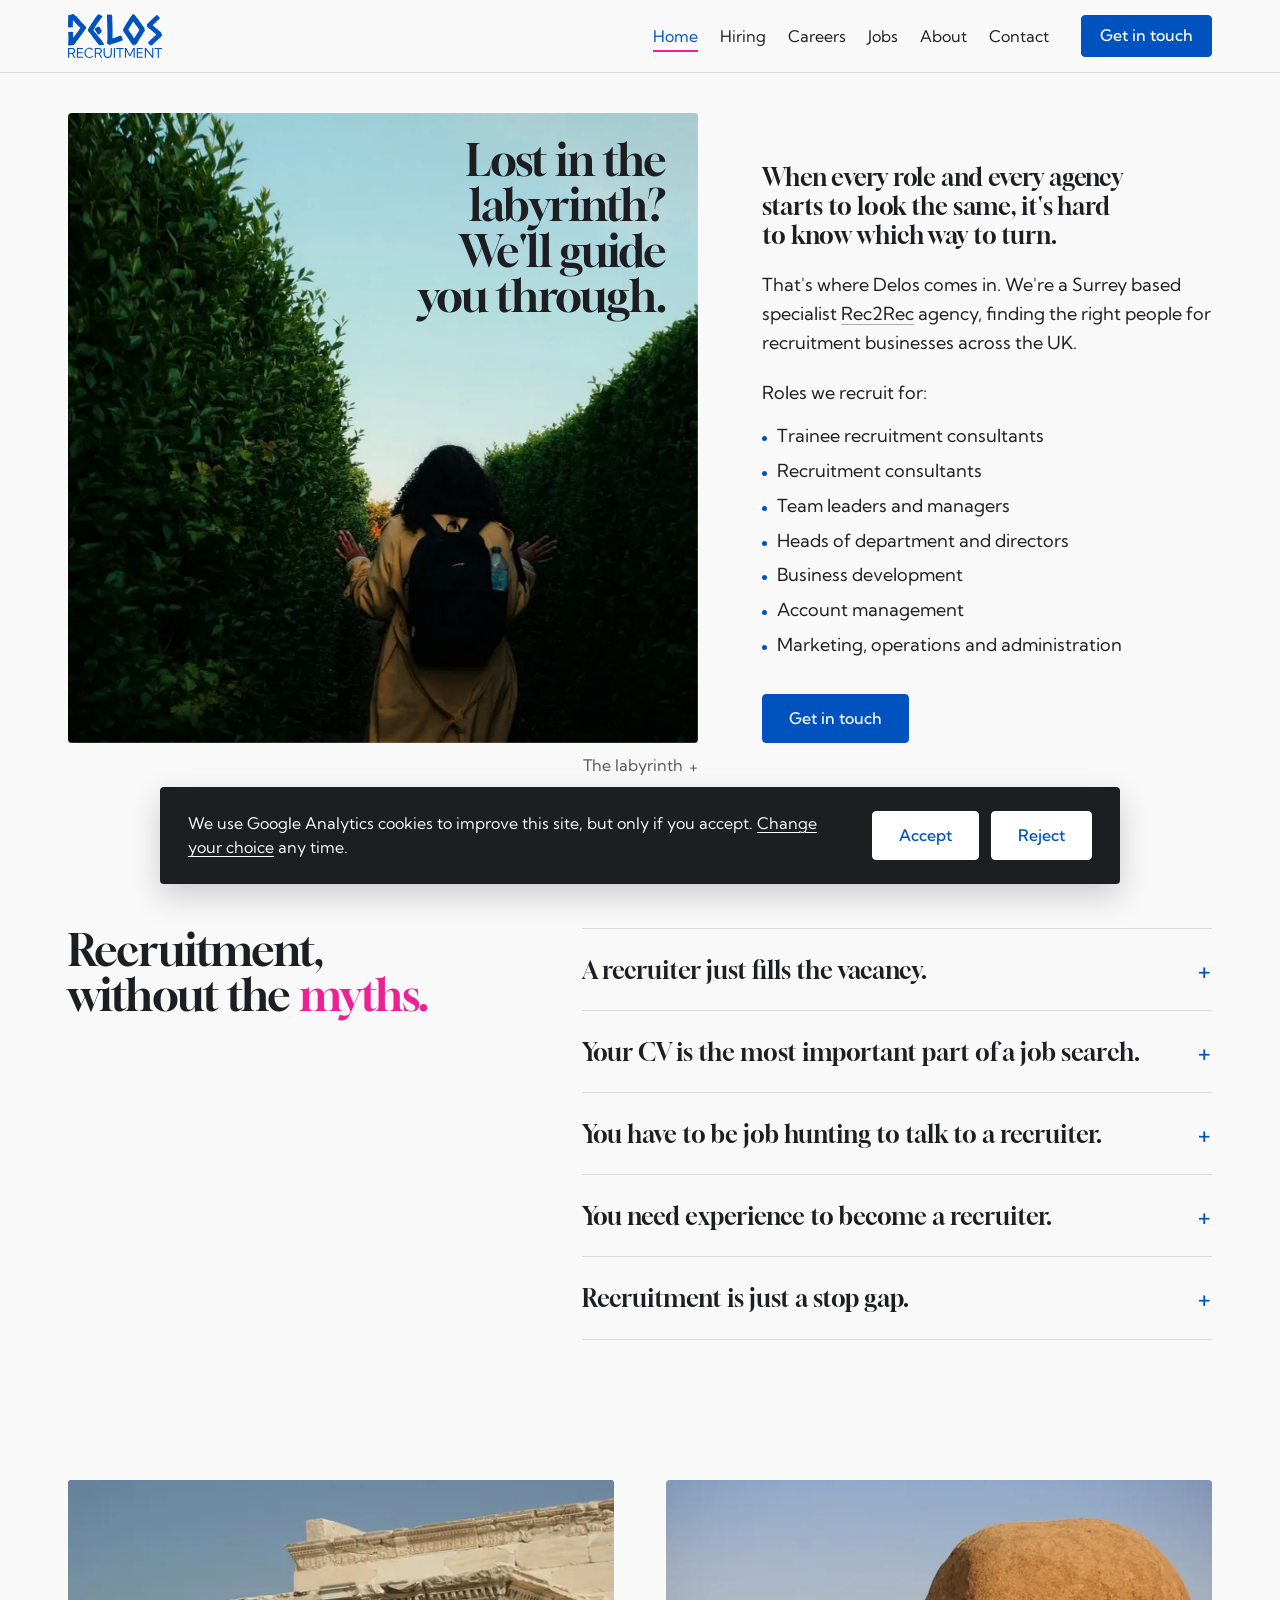
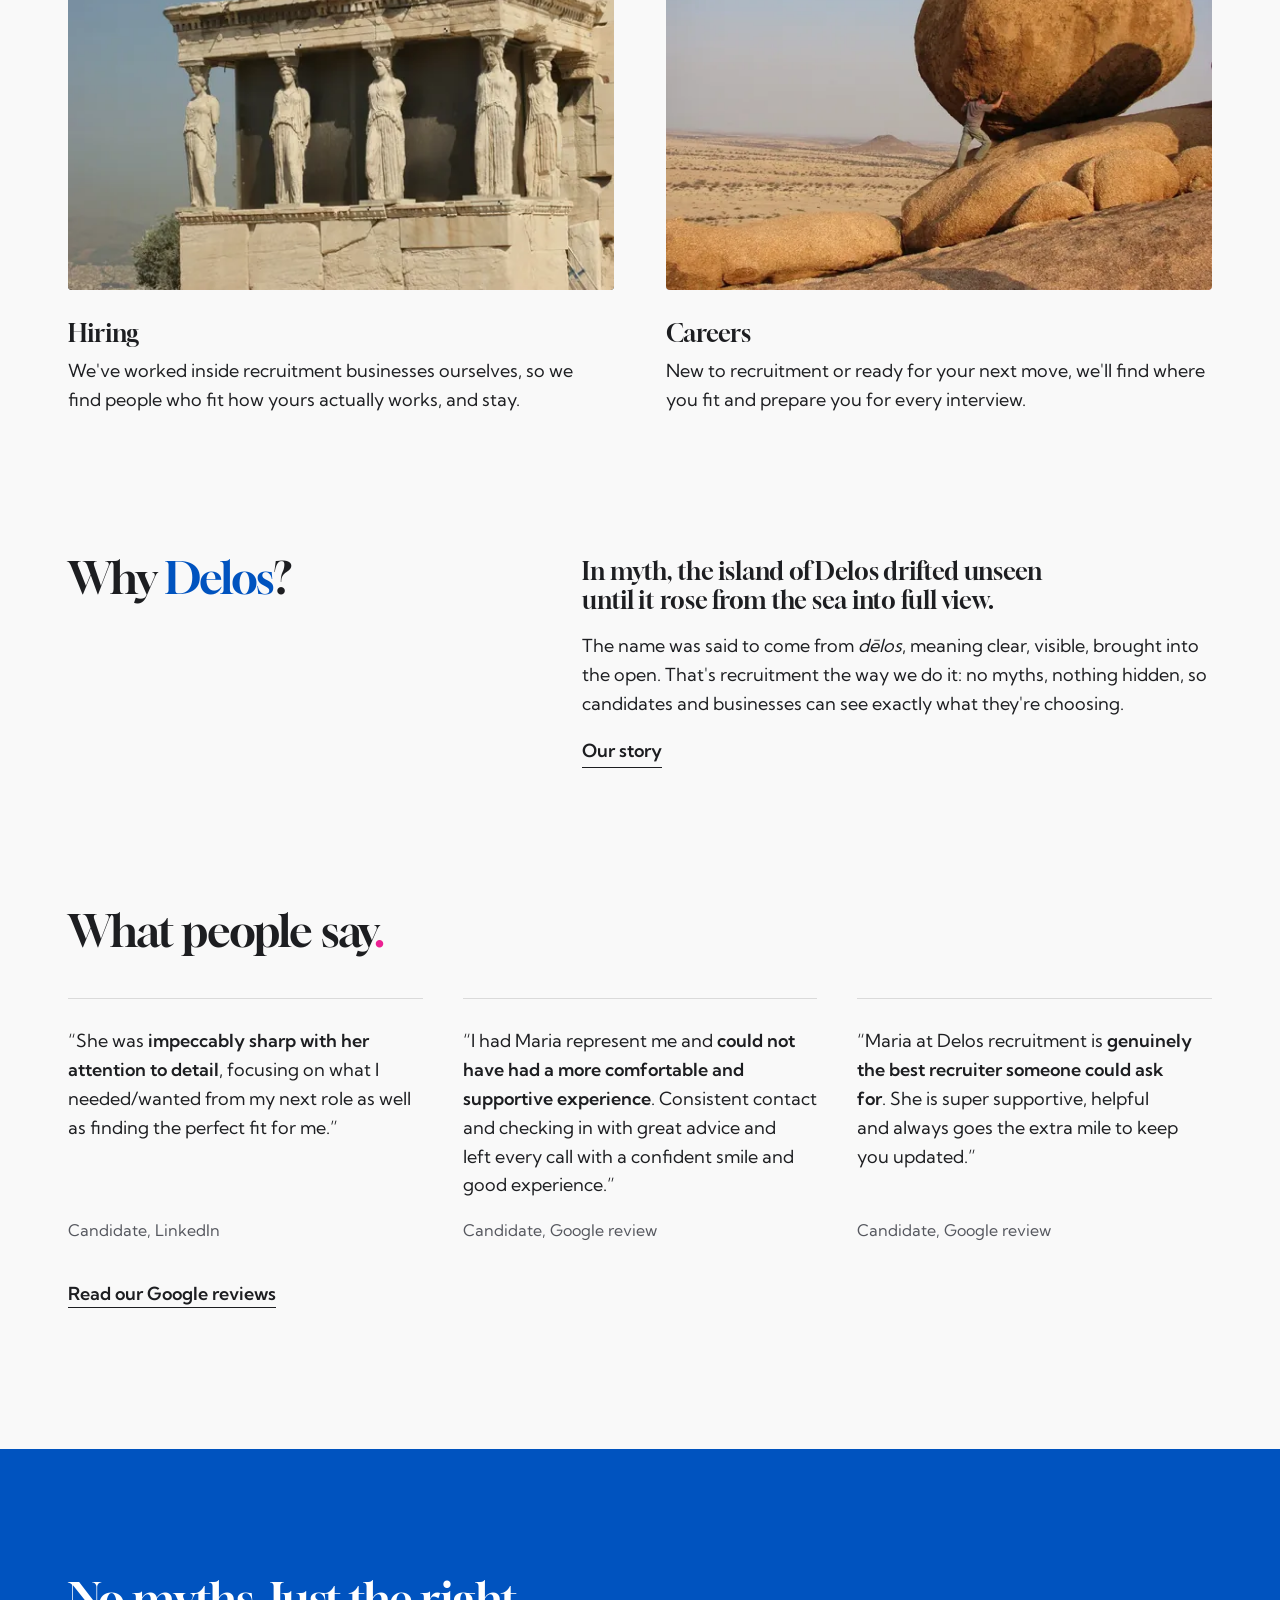
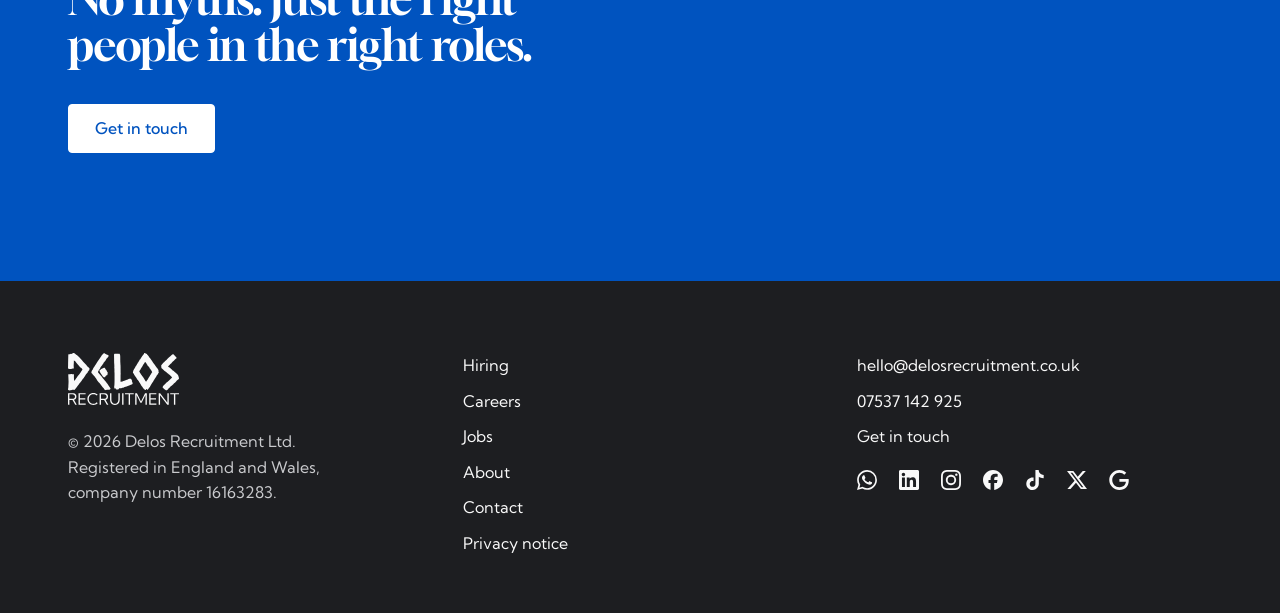
<file: index.html>
<!doctype html>
<html lang="en-GB">
<head>
  <meta charset="utf-8">
  <meta name="viewport" content="width=device-width, initial-scale=1">
  <meta http-equiv="Content-Security-Policy" content="default-src 'self'; script-src 'self' https://www.googletagmanager.com; style-src 'self'; font-src 'self'; img-src 'self' https://*.google-analytics.com https://*.googletagmanager.com; connect-src 'self' https://*.google-analytics.com https://*.analytics.google.com https://*.googletagmanager.com; frame-src 'none'; object-src 'none'; base-uri 'self'; form-action 'none'; upgrade-insecure-requests">
  <meta name="referrer" content="strict-origin-when-cross-origin">
  <title>Rec2Rec in Surrey, London and Manchester | Delos Recruitment</title>
  <meta name="description" content="Specialist recruitment to recruitment (Rec2Rec) agency in Surrey, hiring trainees, recruiters, sales, marketing, operations and administration across London, the Home Counties and Manchester.">
  <meta name="robots" content="index, follow, max-image-preview:large">
  <link rel="canonical" href="https://delosrecruitment.co.uk/">
  <meta property="og:type" content="website">
  <meta property="og:site_name" content="Delos Recruitment">
  <meta property="og:title" content="Rec2Rec in Surrey, London and Manchester | Delos Recruitment">
  <meta property="og:description" content="Specialist recruitment to recruitment (Rec2Rec) agency in Surrey, hiring trainees, recruiters, sales, marketing, operations and administration across London, the Home Counties and Manchester.">
  <meta property="og:url" content="https://delosrecruitment.co.uk/">
  <meta property="og:image" content="https://delosrecruitment.co.uk/assets/share/home.jpg">
  <meta property="og:image:width" content="1200">
  <meta property="og:image:height" content="630">
  <meta property="og:image:alt" content="Lost in the labyrinth? We'll guide you through. A woman walking between tall maze hedges.">
  <meta property="og:locale" content="en_GB">
  <meta name="twitter:card" content="summary_large_image">
  <meta name="twitter:image" content="https://delosrecruitment.co.uk/assets/share/home.jpg">
  <meta name="theme-color" content="#F9F9F9">
  <link rel="icon" href="favicon.ico?v=pink2" sizes="48x48">
  <link rel="icon" href="assets/favicon.svg?v=pink2" type="image/svg+xml">
  <link rel="icon" href="assets/favicon-32.png?v=pink2" sizes="32x32" type="image/png">
  <link rel="apple-touch-icon" href="assets/apple-touch-icon.png?v=pink2">
  <link rel="manifest" href="site.webmanifest?v=pink2">
  <link rel="preload" href="fonts/Gloock-Regular.woff2" as="font" type="font/woff2" crossorigin>
  <link rel="preload" href="fonts/KumbhSans-Variable.woff2" as="font" type="font/woff2" crossorigin>
  <link rel="stylesheet" href="styles.css?v=29">
  <script src="home.js?v=4" defer></script>
  <script type="application/ld+json">
[
 {
  "@context": "https://schema.org",
  "@type": "EmploymentAgency",
  "@id": "https://delosrecruitment.co.uk/#organisation",
  "name": "Delos Recruitment",
  "legalName": "Delos Recruitment Ltd",
  "url": "https://delosrecruitment.co.uk/",
  "logo": "https://delosrecruitment.co.uk/assets/logo-square.png",
  "image": "https://delosrecruitment.co.uk/assets/social-preview.png",
  "slogan": "Recruitment, without the myths.",
  "description": "We're a specialist Rec2Rec covering all the roles that make a recruitment business work. That includes trainees, recruiters, sales, marketing, operations, and administration. Anything that helps a recruitment business grow, we recruit for it.",
  "email": "hello@delosrecruitment.co.uk",
  "telephone": "+447537142925",
  "foundingDate": "2025-04",
  "founder": {
   "@type": "Person",
   "name": "Maria Gripari",
   "jobTitle": "Founder and Director"
  },
  "identifier": {
   "@type": "PropertyValue",
   "propertyID": "Companies House number",
   "value": "16163283"
  },
  "address": {
   "@type": "PostalAddress",
   "addressRegion": "Surrey",
   "addressCountry": "GB"
  },
  "areaServed": [
   {
    "@type": "AdministrativeArea",
    "name": "Surrey"
   },
   {
    "@type": "AdministrativeArea",
    "name": "Berkshire"
   },
   {
    "@type": "AdministrativeArea",
    "name": "Buckinghamshire"
   },
   {
    "@type": "AdministrativeArea",
    "name": "Hertfordshire"
   },
   {
    "@type": "AdministrativeArea",
    "name": "Kent"
   },
   {
    "@type": "AdministrativeArea",
    "name": "Essex"
   },
   {
    "@type": "AdministrativeArea",
    "name": "East Sussex"
   },
   {
    "@type": "AdministrativeArea",
    "name": "West Sussex"
   },
   {
    "@type": "AdministrativeArea",
    "name": "Hampshire"
   },
   {
    "@type": "AdministrativeArea",
    "name": "Greater London"
   },
   {
    "@type": "AdministrativeArea",
    "name": "Greater Manchester"
   },
   {
    "@type": "Country",
    "name": "United Kingdom"
   }
  ],
  "knowsAbout": [
   "Administration hiring",
   "Interview preparation",
   "Marketing hiring",
   "Operations hiring",
   "Rec2Rec",
   "Recruiter hiring",
   "Recruitment careers",
   "Recruitment to recruitment",
   "Sales hiring",
   "Trainee recruiter hiring",
   "Trainee recruitment consultant hiring"
  ],
  "sameAs": [
   "https://www.linkedin.com/company/delosrecruitment/",
   "https://www.instagram.com/delosrecruitment",
   "https://www.facebook.com/delosrecruitment",
   "https://www.tiktok.com/@delosrecruitment",
   "https://x.com/delos_rec",
   "https://share.google/tXGXv0by0SHzzuIAu",
   "https://find-and-update.company-information.service.gov.uk/company/16163283"
  ],
  "contactPoint": {
   "@type": "ContactPoint",
   "contactType": "customer service",
   "email": "hello@delosrecruitment.co.uk",
   "telephone": "+447537142925",
   "areaServed": "GB",
   "availableLanguage": "English"
  }
 },
 {
  "@context": "https://schema.org",
  "@type": "WebPage",
  "@id": "https://delosrecruitment.co.uk/",
  "url": "https://delosrecruitment.co.uk/",
  "name": "Rec2Rec in Surrey, London and Manchester | Delos Recruitment",
  "description": "Specialist recruitment to recruitment (Rec2Rec) agency in Surrey, hiring trainees, recruiters, sales, marketing, operations and administration across London, the Home Counties and Manchester.",
  "inLanguage": "en-GB",
  "isPartOf": {
   "@type": "WebSite",
   "name": "Delos Recruitment",
   "url": "https://delosrecruitment.co.uk/"
  },
  "publisher": {
   "@id": "https://delosrecruitment.co.uk/#organisation"
  },
  "mainEntity": {
   "@id": "https://delosrecruitment.co.uk/#organisation"
  }
 },
 {
  "@context": "https://schema.org",
  "@type": "FAQPage",
  "@id": "https://delosrecruitment.co.uk/#myths",
  "mainEntity": [
   {
    "@type": "Question",
    "name": "Is it true that a recruiter just fills the vacancy?",
    "acceptedAnswer": {
     "@type": "Answer",
     "text": "Before we search, we learn how your business runs and where you want to take it, so every hire supports your long-term vision as well as the role in front of you."
    }
   },
   {
    "@type": "Question",
    "name": "Is it true that your CV is the most important part of a job search?",
    "acceptedAnswer": {
     "@type": "Answer",
     "text": "A CV gets you noticed, but it can't show who you are. That's why we start with a conversation, to get to know you and understand what you're really looking for."
    }
   },
   {
    "@type": "Question",
    "name": "Is it true that you have to be job hunting to talk to a recruiter?",
    "acceptedAnswer": {
     "@type": "Answer",
     "text": "Some of the best moves start with a conversation before you're even looking. Talking to us doesn't commit you to anything."
    }
   },
   {
    "@type": "Question",
    "name": "Is it true that you need experience to become a recruiter?",
    "acceptedAnswer": {
     "@type": "Answer",
     "text": "Many great recruiters started with none. What matters is drive, resilience and how you get on with people. The rest can be learned, and a trainee role is where you start."
    }
   },
   {
    "@type": "Question",
    "name": "Is it true that recruitment is just a stop gap?",
    "acceptedAnswer": {
     "@type": "Answer",
     "text": "It can be a career for life. We're honest about what the job really involves before you say yes, so you start somewhere you can grow."
    }
   }
  ]
 }
]
  </script>
</head>
<body class="home">
  <a class="skip" href="#main">Skip to main content</a>
  <header class="site-header">
    <div class="wrap">
      <a class="logo" href="/"><img src="assets/logo-blue.svg" alt="Delos Recruitment, home" width="94" height="44"></a>
      <a class="btn header-cta" href="/contact">Get in touch</a>
      <nav aria-label="Main">
        <ul class="nav">
          <li><a href="/" aria-current="page">Home</a></li>
          <li><a href="/hiring">Hiring</a></li>
          <li><a href="/careers">Careers</a></li>
          <li><a href="/jobs">Jobs</a></li>
          <li><a href="/about">About</a></li>
          <li><a href="/contact">Contact</a></li>
        </ul>
      </nav>
    </div>
  </header>

  <main id="main">
    <section class="hero" aria-labelledby="home-title">
      <div class="wrap spread">
        <figure>
          <div class="frame ph-labyrinth">
            <picture><source type="image/webp" srcset="assets/img/labyrinth-600.webp 600w, assets/img/labyrinth-800.webp 800w, assets/img/labyrinth-full.webp 1200w" sizes="(min-width: 960px) 620px, 100vw"><img class="pos-labyrinth" src="assets/img/labyrinth-full.jpg" srcset="assets/img/labyrinth-600.jpg 600w, assets/img/labyrinth-800.jpg 800w, assets/img/labyrinth-full.jpg 1200w" sizes="(min-width: 960px) 620px, 100vw" alt="A woman with a backpack walks between tall hedges in a maze" width="1200" height="2000" fetchpriority="high" decoding="async"></picture>
            <h1 class="photo-title ink" id="home-title">Lost in the<br> labyrinth?<br> We'll guide<br> you through.</h1>
          </div>
          <details class="lore"><summary>The labyrinth</summary><p>Ariadne gave Theseus a ball of thread so he could find his way back out of the labyrinth.</p></details>
        </figure>
        <div class="words">
          <p class="hook">When every role and every agency starts to look the same, it's hard to know which way to turn.</p>
          <p>That's where Delos comes in. We're a Surrey based specialist <a href="/careers#what-is-rec2rec">Rec2Rec</a> agency, finding the right people for recruitment businesses across the UK.</p>
          <p>Roles we recruit for:</p>
          <ul class="roles">
            <li>Trainee recruitment consultants</li><li>Recruitment consultants</li><li>Team leaders and managers</li><li>Heads of department and directors</li><li>Business development</li><li>Account management</li><li>Marketing, operations and administration</li>
          </ul>
          <a class="btn" href="/contact">Get in touch</a>
        </div>
      </div>
    </section>

    <section class="band" aria-labelledby="myths-title">
      <div class="wrap split">
        <div class="oracle-intro">
          <h2 class="big" id="myths-title">Recruitment, without the <em>myths.</em></h2>
        </div>
        <div class="myths">
          <details>
            <summary><span class="myth">A recruiter just fills the vacancy.</span><span class="ask" aria-hidden="true"></span></summary>
            <p class="truth">Before we search, we learn how your business runs and where you want to take it, so every hire supports your long-term vision as well as the role in front of you.</p>
          </details>
          <details>
            <summary><span class="myth">Your CV is the most important part of a job search.</span><span class="ask" aria-hidden="true"></span></summary>
            <p class="truth">A CV gets you noticed, but it can't show who you are. That's why we start with a conversation, to get to know you and understand what you're really looking for.</p>
          </details>
          <details>
            <summary><span class="myth">You have to be job hunting to talk to a recruiter.</span><span class="ask" aria-hidden="true"></span></summary>
            <p class="truth">Some of the best moves start with a conversation before you're even looking. Talking to us doesn't commit you to anything.</p>
          </details>
          <details>
            <summary><span class="myth">You need experience to become a recruiter.</span><span class="ask" aria-hidden="true"></span></summary>
            <p class="truth">Many great recruiters started with none. What matters is drive, resilience and how you get on with people. The rest can be learned, and a trainee role is where you start.</p>
          </details>
          <details>
            <summary><span class="myth">Recruitment is just a stop gap.</span><span class="ask" aria-hidden="true"></span></summary>
            <p class="truth">It can be a career for life. We're honest about what the job really involves before you say yes, so you start somewhere you can grow.</p>
          </details>
        </div>
      </div>
    </section>

    <section class="band" aria-label="Hiring or moving">
      <div class="wrap paths">
        <a class="card" href="/hiring">
          <span class="card-photo pillars">
            <picture><source type="image/webp" srcset="assets/img/pillars-600.webp 600w, assets/img/pillars-800.webp 800w, assets/img/pillars-1200.webp 1200w" sizes="(min-width: 1240px) 545px, (min-width: 760px) 45vw, 100vw"><img class="pos-pillars" src="assets/img/pillars-1200.jpg" srcset="assets/img/pillars-600.jpg 600w, assets/img/pillars-800.jpg 800w, assets/img/pillars-1200.jpg 1200w" sizes="(min-width: 1240px) 545px, (min-width: 760px) 45vw, 100vw" alt="The Porch of the Caryatids on the Acropolis in Athens, carved women holding up the roof" width="1200" height="799" loading="lazy" decoding="async"></picture>
            <span class="card-hint" aria-hidden="true">Is your team built to last?</span>
          </span>
          <h2 class="path-title">Hiring</h2>
          <p>We've worked inside recruitment businesses ourselves, so we find people who fit how yours actually works, and stay.</p>
        </a>
        <a class="card" href="/careers">
          <span class="card-photo">
            <picture><source type="image/webp" srcset="assets/img/sisyphus-600.webp 600w, assets/img/sisyphus-800.webp 800w, assets/img/sisyphus-1200.webp 1200w" sizes="(min-width: 1240px) 545px, (min-width: 760px) 45vw, 100vw"><img class="pos-sisyphus" src="assets/img/sisyphus-1200.jpg" srcset="assets/img/sisyphus-600.jpg 600w, assets/img/sisyphus-800.jpg 800w, assets/img/sisyphus-1200.jpg 1200w" sizes="(min-width: 1240px) 545px, (min-width: 760px) 45vw, 100vw" alt="A man pushing against a huge boulder on a rocky hillside" width="1200" height="900" loading="lazy" decoding="async"></picture>
            <span class="card-hint ink" aria-hidden="true">Job search<br> feeling like<br> an uphill push?</span>
          </span>
          <h2 class="path-title">Careers</h2>
          <p>New to recruitment or ready for your next move, we'll find where you fit and prepare you for every interview.</p>
        </a>
      </div>
    </section>

    <section class="band" aria-labelledby="why-title">
      <div class="wrap split">
        <h2 class="big why" id="why-title">Why <span class="swap"><span class="swap-word">Delos</span><span class="swap-mark" aria-hidden="true"></span></span><span class="q">?</span></h2>
        <div class="story">
          <p class="lede-big">In myth, the island of Delos drifted unseen until it rose from the sea into full view.</p>
          <p>The name was said to come from <em lang="grc-Latn">dēlos</em>, meaning clear, visible, brought into the open. That's recruitment the way we do it: no myths, nothing hidden, so candidates and businesses can see exactly what they're choosing.</p>
          <a class="text-link" href="/about">Our story</a>
        </div>
      </div>
    </section>

    <section class="band" aria-labelledby="reviews-title">
      <div class="wrap">
        <h2 class="big" id="reviews-title">What people say<em>.</em></h2>
        <div class="quotes">
          <figure>
            <blockquote><p>She was <mark>impeccably sharp with her attention to detail</mark>, focusing on what I needed/wanted from my next role as well as finding the perfect fit for me.</p></blockquote>
            <figcaption>Candidate, LinkedIn</figcaption>
          </figure>
          <figure>
            <blockquote><p>I had Maria represent me and <mark>could not have had a more comfortable and supportive experience</mark>. Consistent contact and checking in with great advice and left every call with a confident smile and good experience.</p></blockquote>
            <figcaption>Candidate, Google review</figcaption>
          </figure>
          <figure>
            <blockquote><p>Maria at Delos recruitment is <mark>genuinely the best recruiter someone could ask for</mark>. She is super supportive, helpful and always goes the extra mile to keep you updated.</p></blockquote>
            <figcaption>Candidate, Google review</figcaption>
          </figure>
        </div>
        <p class="more-reviews"><a class="text-link" href="https://share.google/tXGXv0by0SHzzuIAu">Read our Google reviews</a></p>
      </div>
    </section>

    <section class="close" aria-labelledby="close-title">
      <div class="wrap">
        <h2 id="close-title">No myths. Just the right people in the right roles.</h2>
        <a class="btn light" href="/contact">Get in touch</a>
      </div>
    </section>
  </main>

  <footer class="site-footer">
    <div class="wrap footer-grid">
      <div>
        <a class="logo" href="/"><img src="assets/logo-white.svg" alt="Delos Recruitment, home" width="111" height="52"></a>
        <p class="footer-company"><span class="nowrap">&copy; 2026 Delos Recruitment Ltd.</span><br>Registered in England and Wales,<br>company number 16163283.</p>
      </div>
      <div>
        <ul class="footer-nav">
          <li><a href="/hiring">Hiring</a></li>
          <li><a href="/careers">Careers</a></li>
          <li><a href="/jobs">Jobs</a></li>
          <li><a href="/about">About</a></li>
          <li><a href="/contact">Contact</a></li>
          <li><a href="/privacy">Privacy notice</a></li>
        </ul>
      </div>
      <div>
        <p><a href="mailto:hello@delosrecruitment.co.uk">hello@delosrecruitment.co.uk</a></p>
        <p><a href="tel:+447537142925">07537 142 925</a></p>
        <p><a href="/contact">Get in touch</a></p>
          <ul class="social" aria-label="Delos Recruitment elsewhere">
            <li><a href="https://wa.me/447537142925" aria-label="WhatsApp" title="WhatsApp"><svg viewBox="0 0 24 24" width="20" height="20" aria-hidden="true" focusable="false"><path fill="currentColor" d="M17.472 14.382c-.297-.149-1.758-.867-2.03-.967-.273-.099-.471-.148-.67.15-.197.297-.767.966-.94 1.164-.173.199-.347.223-.644.075-.297-.15-1.255-.463-2.39-1.475-.883-.788-1.48-1.761-1.653-2.059-.173-.297-.018-.458.13-.606.134-.133.298-.347.446-.52.149-.174.198-.298.298-.497.099-.198.05-.371-.025-.52-.075-.149-.669-1.612-.916-2.207-.242-.579-.487-.5-.669-.51-.173-.008-.371-.01-.57-.01-.198 0-.52.074-.792.372-.272.297-1.04 1.016-1.04 2.479 0 1.462 1.065 2.875 1.213 3.074.149.198 2.096 3.2 5.077 4.487.709.306 1.262.489 1.694.625.712.227 1.36.195 1.871.118.571-.085 1.758-.719 2.006-1.413.248-.694.248-1.289.173-1.413-.074-.124-.272-.198-.57-.347m-5.421 7.403h-.004a9.87 9.87 0 0 1-5.031-1.378l-.361-.214-3.741.982.998-3.648-.235-.374a9.86 9.86 0 0 1-1.51-5.26c.001-5.45 4.436-9.884 9.888-9.884 2.64 0 5.122 1.03 6.988 2.898a9.825 9.825 0 0 1 2.893 6.994c-.003 5.45-4.437 9.884-9.885 9.884m8.413-18.297A11.815 11.815 0 0 0 12.05 0C5.495 0 .16 5.335.157 11.892c0 2.096.547 4.142 1.588 5.945L.057 24l6.305-1.654a11.882 11.882 0 0 0 5.683 1.448h.005c6.554 0 11.89-5.335 11.893-11.893a11.821 11.821 0 0 0-3.48-8.413Z"/></svg></a></li>
            <li><a href="https://www.linkedin.com/company/delosrecruitment/" aria-label="LinkedIn" title="LinkedIn"><svg viewBox="0 0 24 24" width="20" height="20" aria-hidden="true" focusable="false"><path fill="currentColor" d="M20.447 20.452h-3.554v-5.569c0-1.328-.027-3.037-1.852-3.037-1.853 0-2.136 1.445-2.136 2.939v5.667H9.351V9h3.414v1.561h.046c.477-.9 1.637-1.85 3.37-1.85 3.601 0 4.267 2.37 4.267 5.455v6.286zM5.337 7.433c-1.144 0-2.063-.926-2.063-2.065 0-1.138.92-2.063 2.063-2.063 1.14 0 2.064.925 2.064 2.063 0 1.139-.925 2.065-2.064 2.065zm1.782 13.019H3.555V9h3.564v11.452zM22.225 0H1.771C.792 0 0 .774 0 1.729v20.542C0 23.227.792 24 1.771 24h20.451C23.2 24 24 23.227 24 22.271V1.729C24 .774 23.2 0 22.222 0h.003z"/></svg></a></li>
            <li><a href="https://www.instagram.com/delosrecruitment" aria-label="Instagram" title="Instagram"><svg viewBox="0 0 24 24" width="20" height="20" aria-hidden="true" focusable="false"><path fill="currentColor" d="M7.0301.084c-1.2768.0602-2.1487.264-2.911.5634-.7888.3075-1.4575.72-2.1228 1.3877-.6652.6677-1.075 1.3368-1.3802 2.127-.2954.7638-.4956 1.6365-.552 2.914-.0564 1.2775-.0689 1.6882-.0626 4.947.0062 3.2586.0206 3.6671.0825 4.9473.061 1.2765.264 2.1482.5635 2.9107.308.7889.72 1.4573 1.388 2.1228.6679.6655 1.3365 1.0743 2.1285 1.38.7632.295 1.6361.4961 2.9134.552 1.2773.056 1.6884.069 4.9462.0627 3.2578-.0062 3.668-.0207 4.9478-.0814 1.28-.0607 2.147-.2652 2.9098-.5633.7889-.3086 1.4578-.72 2.1228-1.3881.665-.6682 1.0745-1.3378 1.3795-2.1284.2957-.7632.4966-1.636.552-2.9124.056-1.2809.0692-1.6898.063-4.948-.0063-3.2583-.021-3.6668-.0817-4.9465-.0607-1.2797-.264-2.1487-.5633-2.9117-.3084-.7889-.72-1.4568-1.3876-2.1228C21.2982 1.33 20.628.9208 19.8378.6165 19.074.321 18.2017.1197 16.9244.0645 15.6471.0093 15.236-.005 11.977.0014 8.718.0076 8.31.0215 7.0301.0839m.1402 21.6932c-1.17-.0509-1.8053-.2453-2.2287-.408-.5606-.216-.96-.4771-1.3819-.895-.422-.4178-.6811-.8186-.9-1.378-.1644-.4234-.3624-1.058-.4171-2.228-.0595-1.2645-.072-1.6442-.079-4.848-.007-3.2037.0053-3.583.0607-4.848.05-1.169.2456-1.805.408-2.2282.216-.5613.4762-.96.895-1.3816.4188-.4217.8184-.6814 1.3783-.9003.423-.1651 1.0575-.3614 2.227-.4171 1.2655-.06 1.6447-.072 4.848-.079 3.2033-.007 3.5835.005 4.8495.0608 1.169.0508 1.8053.2445 2.228.408.5608.216.96.4754 1.3816.895.4217.4194.6816.8176.9005 1.3787.1653.4217.3617 1.056.4169 2.2263.0602 1.2655.0739 1.645.0796 4.848.0058 3.203-.0055 3.5834-.061 4.848-.051 1.17-.245 1.8055-.408 2.2294-.216.5604-.4763.96-.8954 1.3814-.419.4215-.8181.6811-1.3783.9-.4224.1649-1.0577.3617-2.2262.4174-1.2656.0595-1.6448.072-4.8493.079-3.2045.007-3.5825-.006-4.848-.0608M16.953 5.5864A1.44 1.44 0 1 0 18.39 4.144a1.44 1.44 0 0 0-1.437 1.4424M5.8385 12.012c.0067 3.4032 2.7706 6.1557 6.173 6.1493 3.4026-.0065 6.157-2.7701 6.1506-6.1733-.0065-3.4032-2.771-6.1565-6.174-6.1498-3.403.0067-6.156 2.771-6.1496 6.1738M8 12.0077a4 4 0 1 1 4.008 3.9921A3.9996 3.9996 0 0 1 8 12.0077"/></svg></a></li>
            <li><a href="https://www.facebook.com/delosrecruitment" aria-label="Facebook" title="Facebook"><svg viewBox="0 0 24 24" width="20" height="20" aria-hidden="true" focusable="false"><path fill="currentColor" d="M9.101 23.691v-7.98H6.627v-3.667h2.474v-1.58c0-4.085 1.848-5.978 5.858-5.978.401 0 .955.042 1.468.103a8.68 8.68 0 0 1 1.141.195v3.325a8.623 8.623 0 0 0-.653-.036 26.805 26.805 0 0 0-.733-.009c-.707 0-1.259.096-1.675.309a1.686 1.686 0 0 0-.679.622c-.258.42-.374.995-.374 1.752v1.297h3.919l-.386 2.103-.287 1.564h-3.246v8.245C19.396 23.238 24 18.179 24 12.044c0-6.627-5.373-12-12-12s-12 5.373-12 12c0 5.628 3.874 10.35 9.101 11.647Z"/></svg></a></li>
            <li><a href="https://www.tiktok.com/@delosrecruitment" aria-label="TikTok" title="TikTok"><svg viewBox="0 0 24 24" width="20" height="20" aria-hidden="true" focusable="false"><path fill="currentColor" d="M12.525.02c1.31-.02 2.61-.01 3.91-.02.08 1.53.63 3.09 1.75 4.17 1.12 1.11 2.7 1.62 4.24 1.79v4.03c-1.44-.05-2.89-.35-4.2-.97-.57-.26-1.1-.59-1.62-.93-.01 2.92.01 5.84-.02 8.75-.08 1.4-.54 2.79-1.35 3.94-1.31 1.92-3.58 3.17-5.91 3.21-1.43.08-2.86-.31-4.08-1.03-2.02-1.19-3.44-3.37-3.65-5.71-.02-.5-.03-1-.01-1.49.18-1.9 1.12-3.72 2.58-4.96 1.66-1.44 3.98-2.13 6.15-1.72.02 1.48-.04 2.96-.04 4.44-.99-.32-2.15-.23-3.02.37-.63.41-1.11 1.04-1.36 1.75-.21.51-.15 1.07-.14 1.61.24 1.64 1.82 3.02 3.5 2.87 1.12-.01 2.19-.66 2.77-1.61.19-.33.4-.67.41-1.06.1-1.79.06-3.57.07-5.36.01-4.03-.01-8.05.02-12.07z"/></svg></a></li>
            <li><a href="https://x.com/delos_rec" aria-label="X" title="X"><svg viewBox="0 0 24 24" width="20" height="20" aria-hidden="true" focusable="false"><path fill="currentColor" d="M18.901 1.153h3.68l-8.04 9.19L24 22.846h-7.406l-5.8-7.584-6.638 7.584H.474l8.6-9.83L0 1.154h7.594l5.243 6.932ZM17.61 20.644h2.039L6.486 3.24H4.298Z"/></svg></a></li>
            <li><a href="https://share.google/tXGXv0by0SHzzuIAu" aria-label="Google reviews" title="Google reviews"><svg viewBox="0 0 24 24" width="20" height="20" aria-hidden="true" focusable="false"><path fill="currentColor" d="M12.48 10.92v3.28h7.84c-.24 1.84-.853 3.187-1.787 4.133-1.147 1.147-2.933 2.4-6.053 2.4-4.827 0-8.6-3.893-8.6-8.72s3.773-8.72 8.6-8.72c2.6 0 4.507 1.027 5.907 2.347l2.307-2.307C18.747 1.44 16.133 0 12.48 0 5.867 0 .307 5.387.307 12s5.56 12 12.173 12c3.573 0 6.267-1.173 8.373-3.36 2.16-2.16 2.84-5.213 2.84-7.667 0-.76-.053-1.467-.173-2.053H12.48z"/></svg></a></li>
          </ul>
      </div>
    </div>
  </footer>
  <script src="assets/js/consent.js?v=4" defer></script>
</body>
</html>
</file>
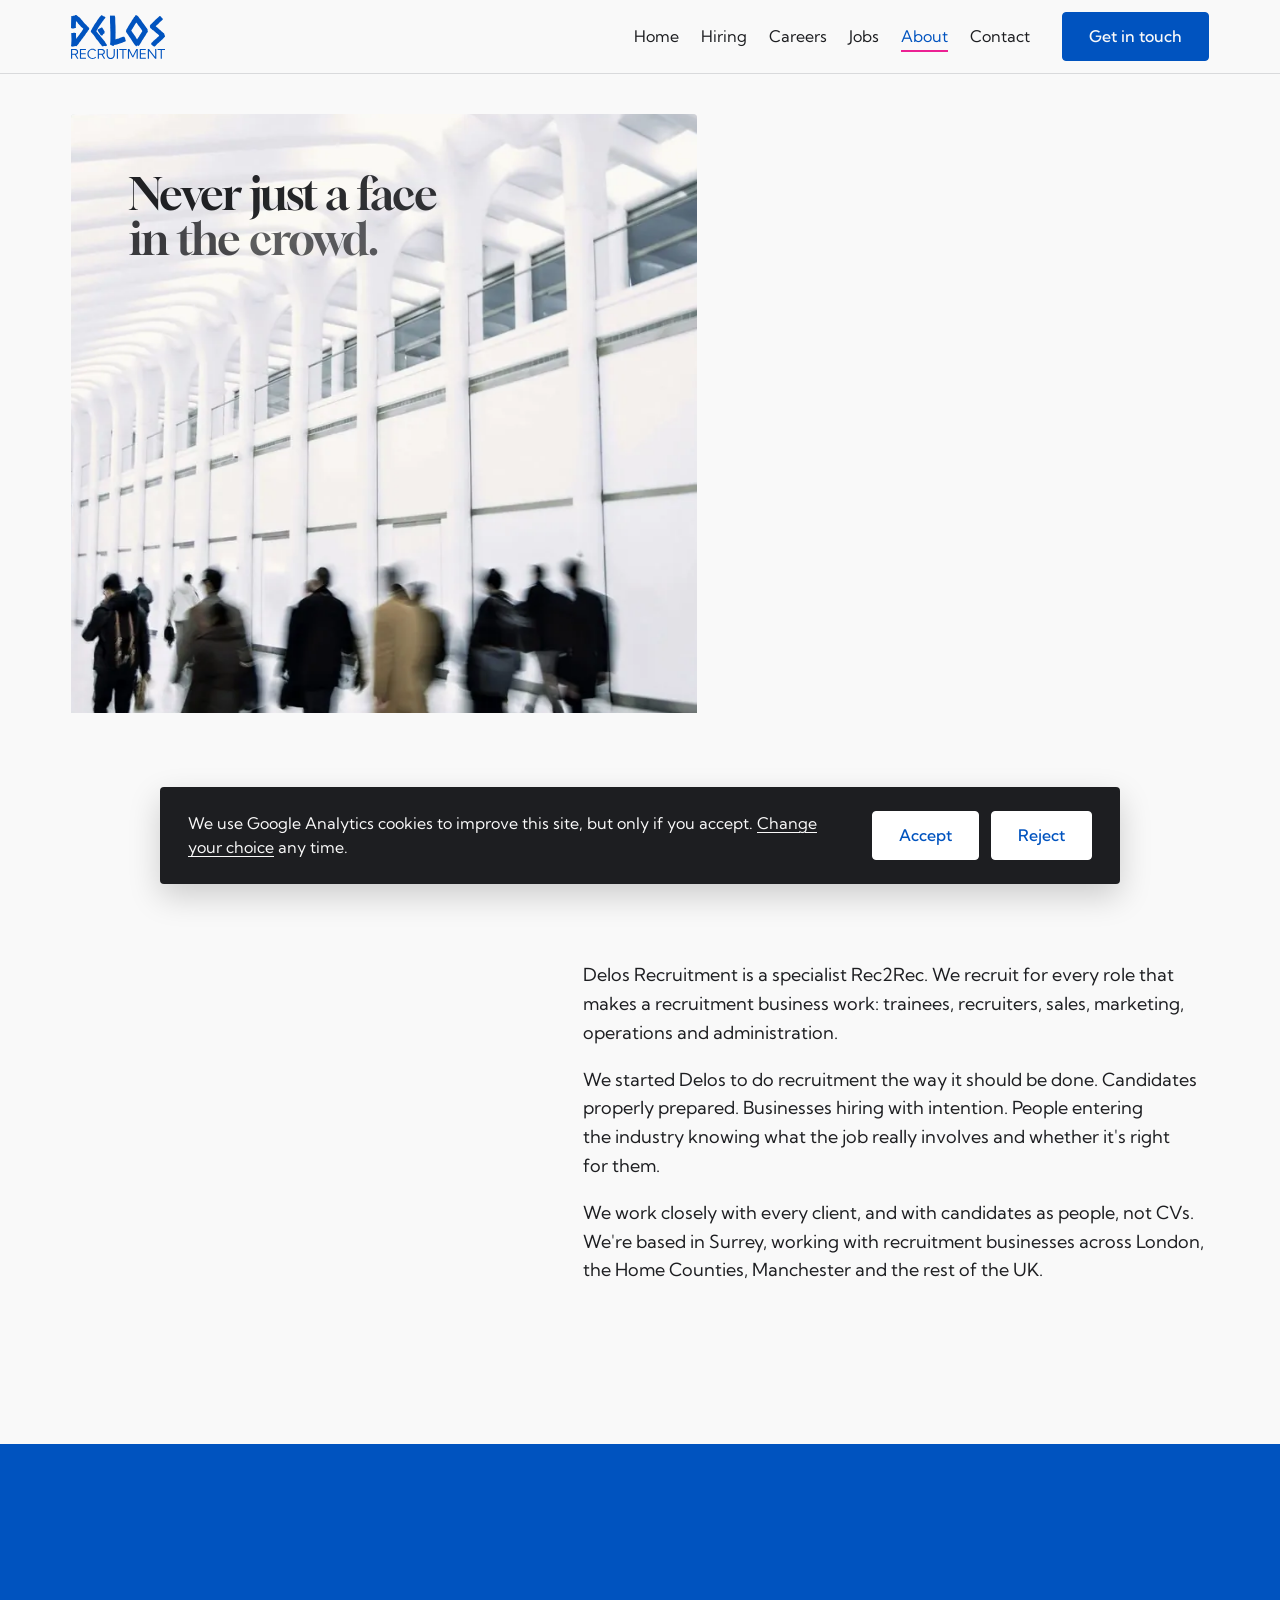
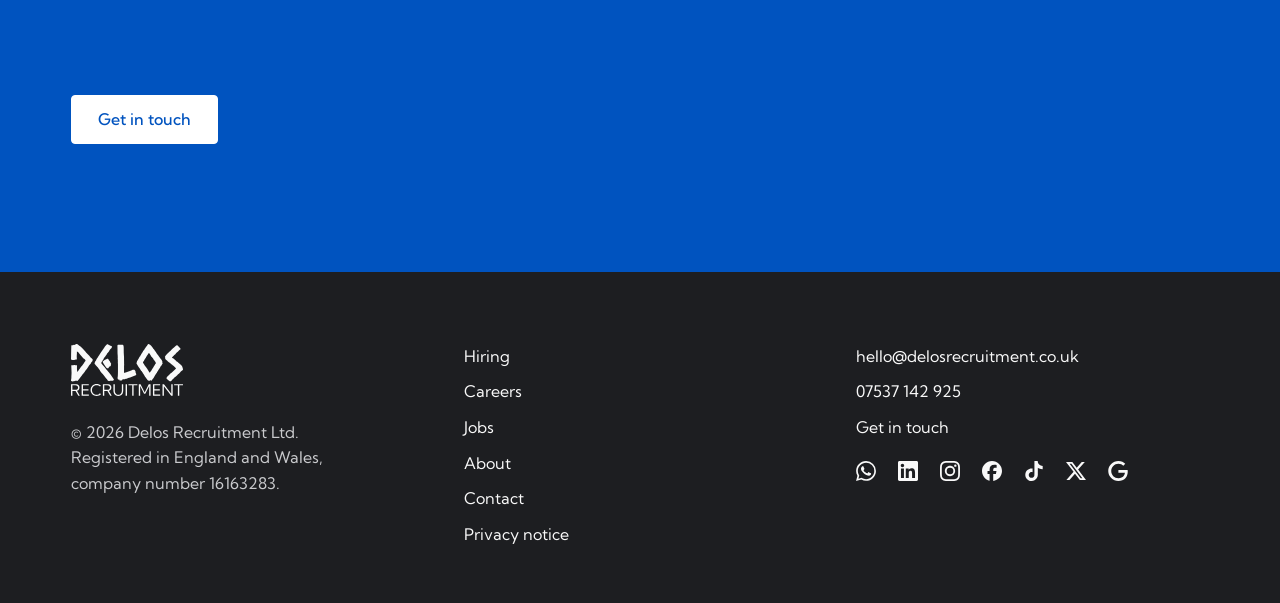
<file: about.html>
<!doctype html>
<html lang="en-GB">
<head>
  <meta charset="utf-8">
  <meta name="viewport" content="width=device-width, initial-scale=1">
  <meta http-equiv="Content-Security-Policy" content="default-src 'self'; script-src 'self' https://www.googletagmanager.com; style-src 'self'; font-src 'self'; img-src 'self' https://*.google-analytics.com https://*.googletagmanager.com; connect-src 'self' https://*.google-analytics.com https://*.analytics.google.com https://*.googletagmanager.com; frame-src 'none'; object-src 'none'; base-uri 'self'; form-action 'none'; upgrade-insecure-requests">
  <meta name="referrer" content="strict-origin-when-cross-origin">
  <title>About Delos Recruitment | Specialist Rec2Rec in Surrey</title>
  <meta name="description" content="Delos Recruitment is a specialist Rec2Rec based in Surrey, recruiting trainees, recruiters, sales, marketing, operations and administration roles across London, the Home Counties, Manchester and the UK.">
  <meta name="robots" content="index, follow, max-image-preview:large">
  <link rel="canonical" href="https://delosrecruitment.co.uk/about">
  <meta property="og:type" content="website">
  <meta property="og:site_name" content="Delos Recruitment">
  <meta property="og:title" content="About Delos Recruitment | Specialist Rec2Rec in Surrey">
  <meta property="og:description" content="Delos Recruitment is a specialist Rec2Rec based in Surrey, recruiting trainees, recruiters, sales, marketing, operations and administration roles across London, the Home Counties, Manchester and the UK.">
  <meta property="og:url" content="https://delosrecruitment.co.uk/about">
  <meta property="og:image" content="https://delosrecruitment.co.uk/assets/share/about.jpg">
  <meta property="og:image:width" content="1200">
  <meta property="og:image:height" content="630">
  <meta property="og:image:alt" content="Never just a face in the crowd. Commuters walking through a bright white hall.">
  <meta property="og:locale" content="en_GB">
  <meta name="twitter:card" content="summary_large_image">
  <meta name="twitter:image" content="https://delosrecruitment.co.uk/assets/share/about.jpg">
  <meta name="theme-color" content="#F9F9F9">
  <link rel="icon" href="favicon.ico?v=pink2" sizes="48x48">
  <link rel="icon" href="assets/favicon.svg?v=pink2" type="image/svg+xml">
  <link rel="icon" href="assets/favicon-32.png?v=pink2" sizes="32x32" type="image/png">
  <link rel="apple-touch-icon" href="assets/apple-touch-icon.png?v=pink2">
  <link rel="manifest" href="site.webmanifest?v=pink2">
  <link rel="preload" href="fonts/Gloock-Regular.woff2" as="font" type="font/woff2" crossorigin>
  <link rel="preload" href="fonts/KumbhSans-Variable.woff2" as="font" type="font/woff2" crossorigin>
  <script src="assets/js/motion-init.js"></script>
  <link rel="stylesheet" href="styles.css?v=29">
  <script type="application/ld+json">
[
 {
  "@context": "https://schema.org",
  "@type": "EmploymentAgency",
  "@id": "https://delosrecruitment.co.uk/#organisation",
  "name": "Delos Recruitment",
  "legalName": "Delos Recruitment Ltd",
  "url": "https://delosrecruitment.co.uk/",
  "logo": "https://delosrecruitment.co.uk/assets/logo-square.png",
  "image": "https://delosrecruitment.co.uk/assets/social-preview.png",
  "slogan": "Recruitment, without the myths.",
  "description": "We're a specialist Rec2Rec covering all the roles that make a recruitment business work. That includes trainees, recruiters, sales, marketing, operations, and administration. Anything that helps a recruitment business grow, we recruit for it.",
  "email": "hello@delosrecruitment.co.uk",
  "telephone": "+447537142925",
  "foundingDate": "2025-04",
  "founder": {
   "@type": "Person",
   "name": "Maria Gripari",
   "jobTitle": "Founder and Director"
  },
  "identifier": {
   "@type": "PropertyValue",
   "propertyID": "Companies House number",
   "value": "16163283"
  },
  "address": {
   "@type": "PostalAddress",
   "addressRegion": "Surrey",
   "addressCountry": "GB"
  },
  "areaServed": [
   {
    "@type": "AdministrativeArea",
    "name": "Surrey"
   },
   {
    "@type": "AdministrativeArea",
    "name": "Berkshire"
   },
   {
    "@type": "AdministrativeArea",
    "name": "Buckinghamshire"
   },
   {
    "@type": "AdministrativeArea",
    "name": "Hertfordshire"
   },
   {
    "@type": "AdministrativeArea",
    "name": "Kent"
   },
   {
    "@type": "AdministrativeArea",
    "name": "Essex"
   },
   {
    "@type": "AdministrativeArea",
    "name": "East Sussex"
   },
   {
    "@type": "AdministrativeArea",
    "name": "West Sussex"
   },
   {
    "@type": "AdministrativeArea",
    "name": "Hampshire"
   },
   {
    "@type": "AdministrativeArea",
    "name": "Greater London"
   },
   {
    "@type": "AdministrativeArea",
    "name": "Greater Manchester"
   },
   {
    "@type": "Country",
    "name": "United Kingdom"
   }
  ],
  "knowsAbout": [
   "Administration hiring",
   "Interview preparation",
   "Marketing hiring",
   "Operations hiring",
   "Rec2Rec",
   "Recruiter hiring",
   "Recruitment careers",
   "Recruitment to recruitment",
   "Sales hiring",
   "Trainee recruiter hiring",
   "Trainee recruitment consultant hiring"
  ],
  "sameAs": [
   "https://www.linkedin.com/company/delosrecruitment/",
   "https://www.instagram.com/delosrecruitment",
   "https://www.facebook.com/delosrecruitment",
   "https://www.tiktok.com/@delosrecruitment",
   "https://x.com/delos_rec",
   "https://share.google/tXGXv0by0SHzzuIAu",
   "https://find-and-update.company-information.service.gov.uk/company/16163283"
  ],
  "contactPoint": {
   "@type": "ContactPoint",
   "contactType": "customer service",
   "email": "hello@delosrecruitment.co.uk",
   "telephone": "+447537142925",
   "areaServed": "GB",
   "availableLanguage": "English"
  }
 },
 {
  "@context": "https://schema.org",
  "@type": "AboutPage",
  "@id": "https://delosrecruitment.co.uk/about",
  "url": "https://delosrecruitment.co.uk/about",
  "name": "About Delos Recruitment | Specialist Rec2Rec in Surrey",
  "description": "We're a specialist Rec2Rec covering all the roles that make a recruitment business work.",
  "inLanguage": "en-GB",
  "isPartOf": {
   "@type": "WebSite",
   "name": "Delos Recruitment",
   "url": "https://delosrecruitment.co.uk/"
  },
  "publisher": {
   "@id": "https://delosrecruitment.co.uk/#organisation"
  }
 }
]
  </script>
</head>
<body>
  <a class="skip" href="#main">Skip to main content</a>
  <header class="site-header">
    <div class="wrap">
      <a class="logo" href="/"><img src="assets/logo-blue.svg" alt="Delos Recruitment, home" width="94" height="44"></a>
      <a class="btn header-cta" href="/contact">Get in touch</a>
      <nav aria-label="Main">
        <ul class="nav">
          <li><a href="/">Home</a></li>
          <li><a href="/hiring">Hiring</a></li>
          <li><a href="/careers">Careers</a></li>
          <li><a href="/jobs">Jobs</a></li>
          <li><a href="/about" aria-current="page">About</a></li>
          <li><a href="/contact">Contact</a></li>
        </ul>
      </nav>
    </div>
  </header>

  <main id="main">
    <section class="opener" aria-labelledby="about-title">
      <div class="opener-photo ph-crowd">
        <picture><source type="image/webp" srcset="assets/img/crowd-600.webp 600w, assets/img/crowd-800.webp 800w, assets/img/crowd-1200.webp 1200w, assets/img/crowd-full.webp 1335w" sizes="(min-width: 960px) 620px, 100vw"><img class="pos-crowd" src="assets/img/crowd-full.jpg" srcset="assets/img/crowd-600.jpg 600w, assets/img/crowd-800.jpg 800w, assets/img/crowd-1200.jpg 1200w, assets/img/crowd-full.jpg 1335w" sizes="(min-width: 960px) 620px, 100vw" alt="Commuters in dark coats walking through a bright white hall, one in a camel coat" width="1335" height="2000" decoding="async"></picture>
        <h1 class="photo-title ink" id="about-title">Never just a face<br> in the crowd.</h1>
      </div>
      <div class="opener-text">
        <div class="opener-inner">
          <p class="hook">Behind every CV and every vacancy is a person. We take the time to get to know them.</p>
          <div class="actions"><a class="btn" href="/contact">Get in touch</a></div>
        </div>
      </div>
    </section>

    <section class="section white" aria-labelledby="who-title">
      <div class="wrap narrow">
        <h2 id="who-title">Who we are<span class="dot">.</span></h2>
        <p class="lede">Delos Recruitment is a specialist Rec2Rec. We recruit for every role that makes a recruitment business work: trainees, recruiters, sales, marketing, operations and administration.</p>
        <p>We started Delos to do recruitment the way it should be done. Candidates properly prepared. Businesses hiring with intention. People entering the industry knowing what the job really involves and whether it's right for them.</p>
        <p>We work closely with every client, and with candidates as people, not CVs. We're based in Surrey, working with recruitment businesses across London, the Home Counties, Manchester and the rest of the UK.</p>
      </div>
    </section>

    <section class="section brand" aria-labelledby="close-title">
      <div class="wrap narrow">
        <h2 id="close-title">Recruitment has always been about people. With us, it still is.</h2>
        <div class="actions"><a class="btn light" href="/contact">Get in touch</a></div>
      </div>
    </section>

  </main>

  <footer class="site-footer">
    <div class="wrap footer-grid">
      <div>
        <a class="logo" href="/"><img src="assets/logo-white.svg" alt="Delos Recruitment, home" width="111" height="52"></a>
        <p class="footer-company"><span class="nowrap">&copy; 2026 Delos Recruitment Ltd.</span><br>Registered in England and Wales,<br>company number 16163283.</p>
      </div>
      <div>
        <ul class="footer-nav">
          <li><a href="/hiring">Hiring</a></li>
          <li><a href="/careers">Careers</a></li>
          <li><a href="/jobs">Jobs</a></li>
          <li><a href="/about">About</a></li>
          <li><a href="/contact">Contact</a></li>
          <li><a href="/privacy">Privacy notice</a></li>
        </ul>
      </div>
      <div>
        <p><a href="mailto:hello@delosrecruitment.co.uk">hello@delosrecruitment.co.uk</a></p>
        <p><a href="tel:+447537142925">07537 142 925</a></p>
        <p><a href="/contact">Get in touch</a></p>
          <ul class="social" aria-label="Delos Recruitment elsewhere">
            <li><a href="https://wa.me/447537142925" aria-label="WhatsApp" title="WhatsApp"><svg viewBox="0 0 24 24" width="20" height="20" aria-hidden="true" focusable="false"><path fill="currentColor" d="M17.472 14.382c-.297-.149-1.758-.867-2.03-.967-.273-.099-.471-.148-.67.15-.197.297-.767.966-.94 1.164-.173.199-.347.223-.644.075-.297-.15-1.255-.463-2.39-1.475-.883-.788-1.48-1.761-1.653-2.059-.173-.297-.018-.458.13-.606.134-.133.298-.347.446-.52.149-.174.198-.298.298-.497.099-.198.05-.371-.025-.52-.075-.149-.669-1.612-.916-2.207-.242-.579-.487-.5-.669-.51-.173-.008-.371-.01-.57-.01-.198 0-.52.074-.792.372-.272.297-1.04 1.016-1.04 2.479 0 1.462 1.065 2.875 1.213 3.074.149.198 2.096 3.2 5.077 4.487.709.306 1.262.489 1.694.625.712.227 1.36.195 1.871.118.571-.085 1.758-.719 2.006-1.413.248-.694.248-1.289.173-1.413-.074-.124-.272-.198-.57-.347m-5.421 7.403h-.004a9.87 9.87 0 0 1-5.031-1.378l-.361-.214-3.741.982.998-3.648-.235-.374a9.86 9.86 0 0 1-1.51-5.26c.001-5.45 4.436-9.884 9.888-9.884 2.64 0 5.122 1.03 6.988 2.898a9.825 9.825 0 0 1 2.893 6.994c-.003 5.45-4.437 9.884-9.885 9.884m8.413-18.297A11.815 11.815 0 0 0 12.05 0C5.495 0 .16 5.335.157 11.892c0 2.096.547 4.142 1.588 5.945L.057 24l6.305-1.654a11.882 11.882 0 0 0 5.683 1.448h.005c6.554 0 11.89-5.335 11.893-11.893a11.821 11.821 0 0 0-3.48-8.413Z"/></svg></a></li>
            <li><a href="https://www.linkedin.com/company/delosrecruitment/" aria-label="LinkedIn" title="LinkedIn"><svg viewBox="0 0 24 24" width="20" height="20" aria-hidden="true" focusable="false"><path fill="currentColor" d="M20.447 20.452h-3.554v-5.569c0-1.328-.027-3.037-1.852-3.037-1.853 0-2.136 1.445-2.136 2.939v5.667H9.351V9h3.414v1.561h.046c.477-.9 1.637-1.85 3.37-1.85 3.601 0 4.267 2.37 4.267 5.455v6.286zM5.337 7.433c-1.144 0-2.063-.926-2.063-2.065 0-1.138.92-2.063 2.063-2.063 1.14 0 2.064.925 2.064 2.063 0 1.139-.925 2.065-2.064 2.065zm1.782 13.019H3.555V9h3.564v11.452zM22.225 0H1.771C.792 0 0 .774 0 1.729v20.542C0 23.227.792 24 1.771 24h20.451C23.2 24 24 23.227 24 22.271V1.729C24 .774 23.2 0 22.222 0h.003z"/></svg></a></li>
            <li><a href="https://www.instagram.com/delosrecruitment" aria-label="Instagram" title="Instagram"><svg viewBox="0 0 24 24" width="20" height="20" aria-hidden="true" focusable="false"><path fill="currentColor" d="M7.0301.084c-1.2768.0602-2.1487.264-2.911.5634-.7888.3075-1.4575.72-2.1228 1.3877-.6652.6677-1.075 1.3368-1.3802 2.127-.2954.7638-.4956 1.6365-.552 2.914-.0564 1.2775-.0689 1.6882-.0626 4.947.0062 3.2586.0206 3.6671.0825 4.9473.061 1.2765.264 2.1482.5635 2.9107.308.7889.72 1.4573 1.388 2.1228.6679.6655 1.3365 1.0743 2.1285 1.38.7632.295 1.6361.4961 2.9134.552 1.2773.056 1.6884.069 4.9462.0627 3.2578-.0062 3.668-.0207 4.9478-.0814 1.28-.0607 2.147-.2652 2.9098-.5633.7889-.3086 1.4578-.72 2.1228-1.3881.665-.6682 1.0745-1.3378 1.3795-2.1284.2957-.7632.4966-1.636.552-2.9124.056-1.2809.0692-1.6898.063-4.948-.0063-3.2583-.021-3.6668-.0817-4.9465-.0607-1.2797-.264-2.1487-.5633-2.9117-.3084-.7889-.72-1.4568-1.3876-2.1228C21.2982 1.33 20.628.9208 19.8378.6165 19.074.321 18.2017.1197 16.9244.0645 15.6471.0093 15.236-.005 11.977.0014 8.718.0076 8.31.0215 7.0301.0839m.1402 21.6932c-1.17-.0509-1.8053-.2453-2.2287-.408-.5606-.216-.96-.4771-1.3819-.895-.422-.4178-.6811-.8186-.9-1.378-.1644-.4234-.3624-1.058-.4171-2.228-.0595-1.2645-.072-1.6442-.079-4.848-.007-3.2037.0053-3.583.0607-4.848.05-1.169.2456-1.805.408-2.2282.216-.5613.4762-.96.895-1.3816.4188-.4217.8184-.6814 1.3783-.9003.423-.1651 1.0575-.3614 2.227-.4171 1.2655-.06 1.6447-.072 4.848-.079 3.2033-.007 3.5835.005 4.8495.0608 1.169.0508 1.8053.2445 2.228.408.5608.216.96.4754 1.3816.895.4217.4194.6816.8176.9005 1.3787.1653.4217.3617 1.056.4169 2.2263.0602 1.2655.0739 1.645.0796 4.848.0058 3.203-.0055 3.5834-.061 4.848-.051 1.17-.245 1.8055-.408 2.2294-.216.5604-.4763.96-.8954 1.3814-.419.4215-.8181.6811-1.3783.9-.4224.1649-1.0577.3617-2.2262.4174-1.2656.0595-1.6448.072-4.8493.079-3.2045.007-3.5825-.006-4.848-.0608M16.953 5.5864A1.44 1.44 0 1 0 18.39 4.144a1.44 1.44 0 0 0-1.437 1.4424M5.8385 12.012c.0067 3.4032 2.7706 6.1557 6.173 6.1493 3.4026-.0065 6.157-2.7701 6.1506-6.1733-.0065-3.4032-2.771-6.1565-6.174-6.1498-3.403.0067-6.156 2.771-6.1496 6.1738M8 12.0077a4 4 0 1 1 4.008 3.9921A3.9996 3.9996 0 0 1 8 12.0077"/></svg></a></li>
            <li><a href="https://www.facebook.com/delosrecruitment" aria-label="Facebook" title="Facebook"><svg viewBox="0 0 24 24" width="20" height="20" aria-hidden="true" focusable="false"><path fill="currentColor" d="M9.101 23.691v-7.98H6.627v-3.667h2.474v-1.58c0-4.085 1.848-5.978 5.858-5.978.401 0 .955.042 1.468.103a8.68 8.68 0 0 1 1.141.195v3.325a8.623 8.623 0 0 0-.653-.036 26.805 26.805 0 0 0-.733-.009c-.707 0-1.259.096-1.675.309a1.686 1.686 0 0 0-.679.622c-.258.42-.374.995-.374 1.752v1.297h3.919l-.386 2.103-.287 1.564h-3.246v8.245C19.396 23.238 24 18.179 24 12.044c0-6.627-5.373-12-12-12s-12 5.373-12 12c0 5.628 3.874 10.35 9.101 11.647Z"/></svg></a></li>
            <li><a href="https://www.tiktok.com/@delosrecruitment" aria-label="TikTok" title="TikTok"><svg viewBox="0 0 24 24" width="20" height="20" aria-hidden="true" focusable="false"><path fill="currentColor" d="M12.525.02c1.31-.02 2.61-.01 3.91-.02.08 1.53.63 3.09 1.75 4.17 1.12 1.11 2.7 1.62 4.24 1.79v4.03c-1.44-.05-2.89-.35-4.2-.97-.57-.26-1.1-.59-1.62-.93-.01 2.92.01 5.84-.02 8.75-.08 1.4-.54 2.79-1.35 3.94-1.31 1.92-3.58 3.17-5.91 3.21-1.43.08-2.86-.31-4.08-1.03-2.02-1.19-3.44-3.37-3.65-5.71-.02-.5-.03-1-.01-1.49.18-1.9 1.12-3.72 2.58-4.96 1.66-1.44 3.98-2.13 6.15-1.72.02 1.48-.04 2.96-.04 4.44-.99-.32-2.15-.23-3.02.37-.63.41-1.11 1.04-1.36 1.75-.21.51-.15 1.07-.14 1.61.24 1.64 1.82 3.02 3.5 2.87 1.12-.01 2.19-.66 2.77-1.61.19-.33.4-.67.41-1.06.1-1.79.06-3.57.07-5.36.01-4.03-.01-8.05.02-12.07z"/></svg></a></li>
            <li><a href="https://x.com/delos_rec" aria-label="X" title="X"><svg viewBox="0 0 24 24" width="20" height="20" aria-hidden="true" focusable="false"><path fill="currentColor" d="M18.901 1.153h3.68l-8.04 9.19L24 22.846h-7.406l-5.8-7.584-6.638 7.584H.474l8.6-9.83L0 1.154h7.594l5.243 6.932ZM17.61 20.644h2.039L6.486 3.24H4.298Z"/></svg></a></li>
            <li><a href="https://share.google/tXGXv0by0SHzzuIAu" aria-label="Google reviews" title="Google reviews"><svg viewBox="0 0 24 24" width="20" height="20" aria-hidden="true" focusable="false"><path fill="currentColor" d="M12.48 10.92v3.28h7.84c-.24 1.84-.853 3.187-1.787 4.133-1.147 1.147-2.933 2.4-6.053 2.4-4.827 0-8.6-3.893-8.6-8.72s3.773-8.72 8.6-8.72c2.6 0 4.507 1.027 5.907 2.347l2.307-2.307C18.747 1.44 16.133 0 12.48 0 5.867 0 .307 5.387.307 12s5.56 12 12.173 12c3.573 0 6.267-1.173 8.373-3.36 2.16-2.16 2.84-5.213 2.84-7.667 0-.76-.053-1.467-.173-2.053H12.48z"/></svg></a></li>
          </ul>
      </div>
    </div>
  </footer>
  <script src="assets/js/vendor/gsap.min.js" defer></script>
  <script src="assets/js/vendor/ScrollTrigger.min.js" defer></script>
  <script src="assets/js/vendor/SplitText.min.js" defer></script>
  <script src="assets/js/vendor/lenis.min.js" defer></script>
  <script src="assets/js/motion.js?v=3" defer></script>
  <script src="assets/js/consent.js?v=4" defer></script>
</body>
</html>
</file>
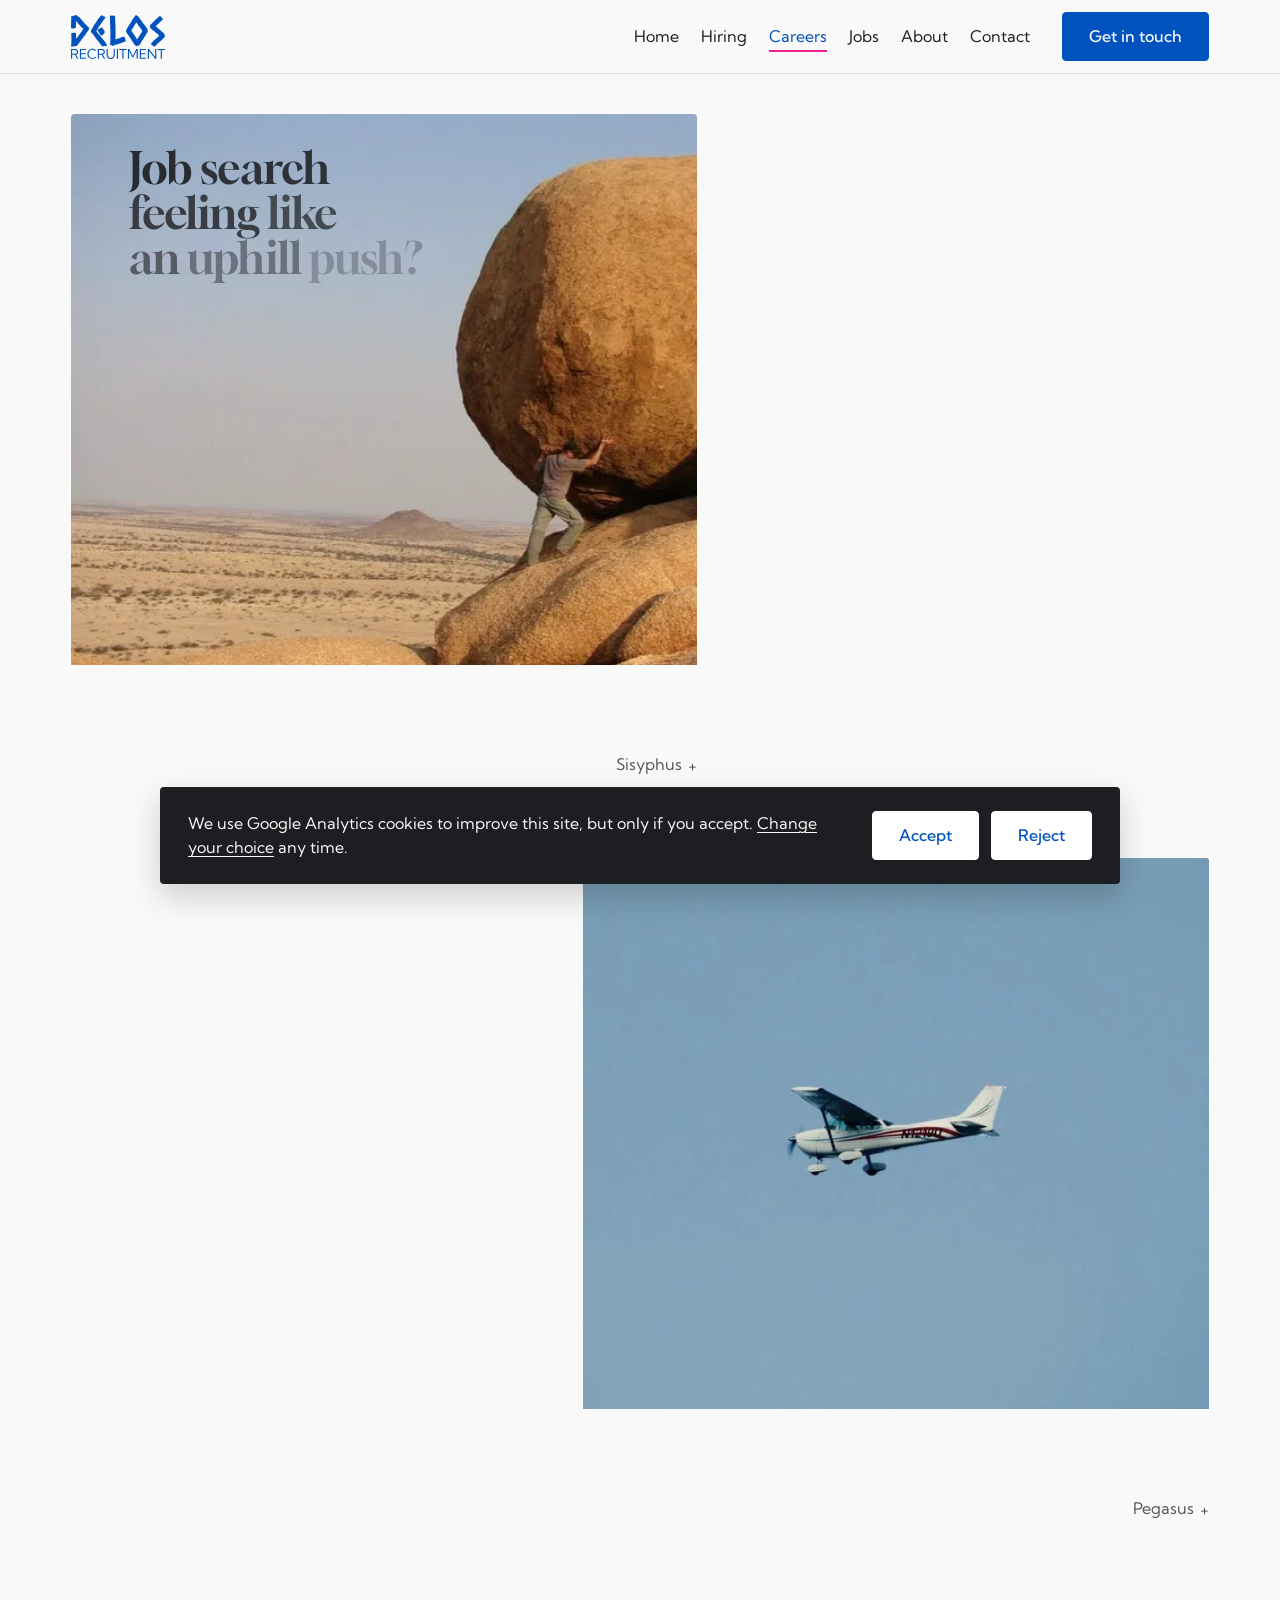
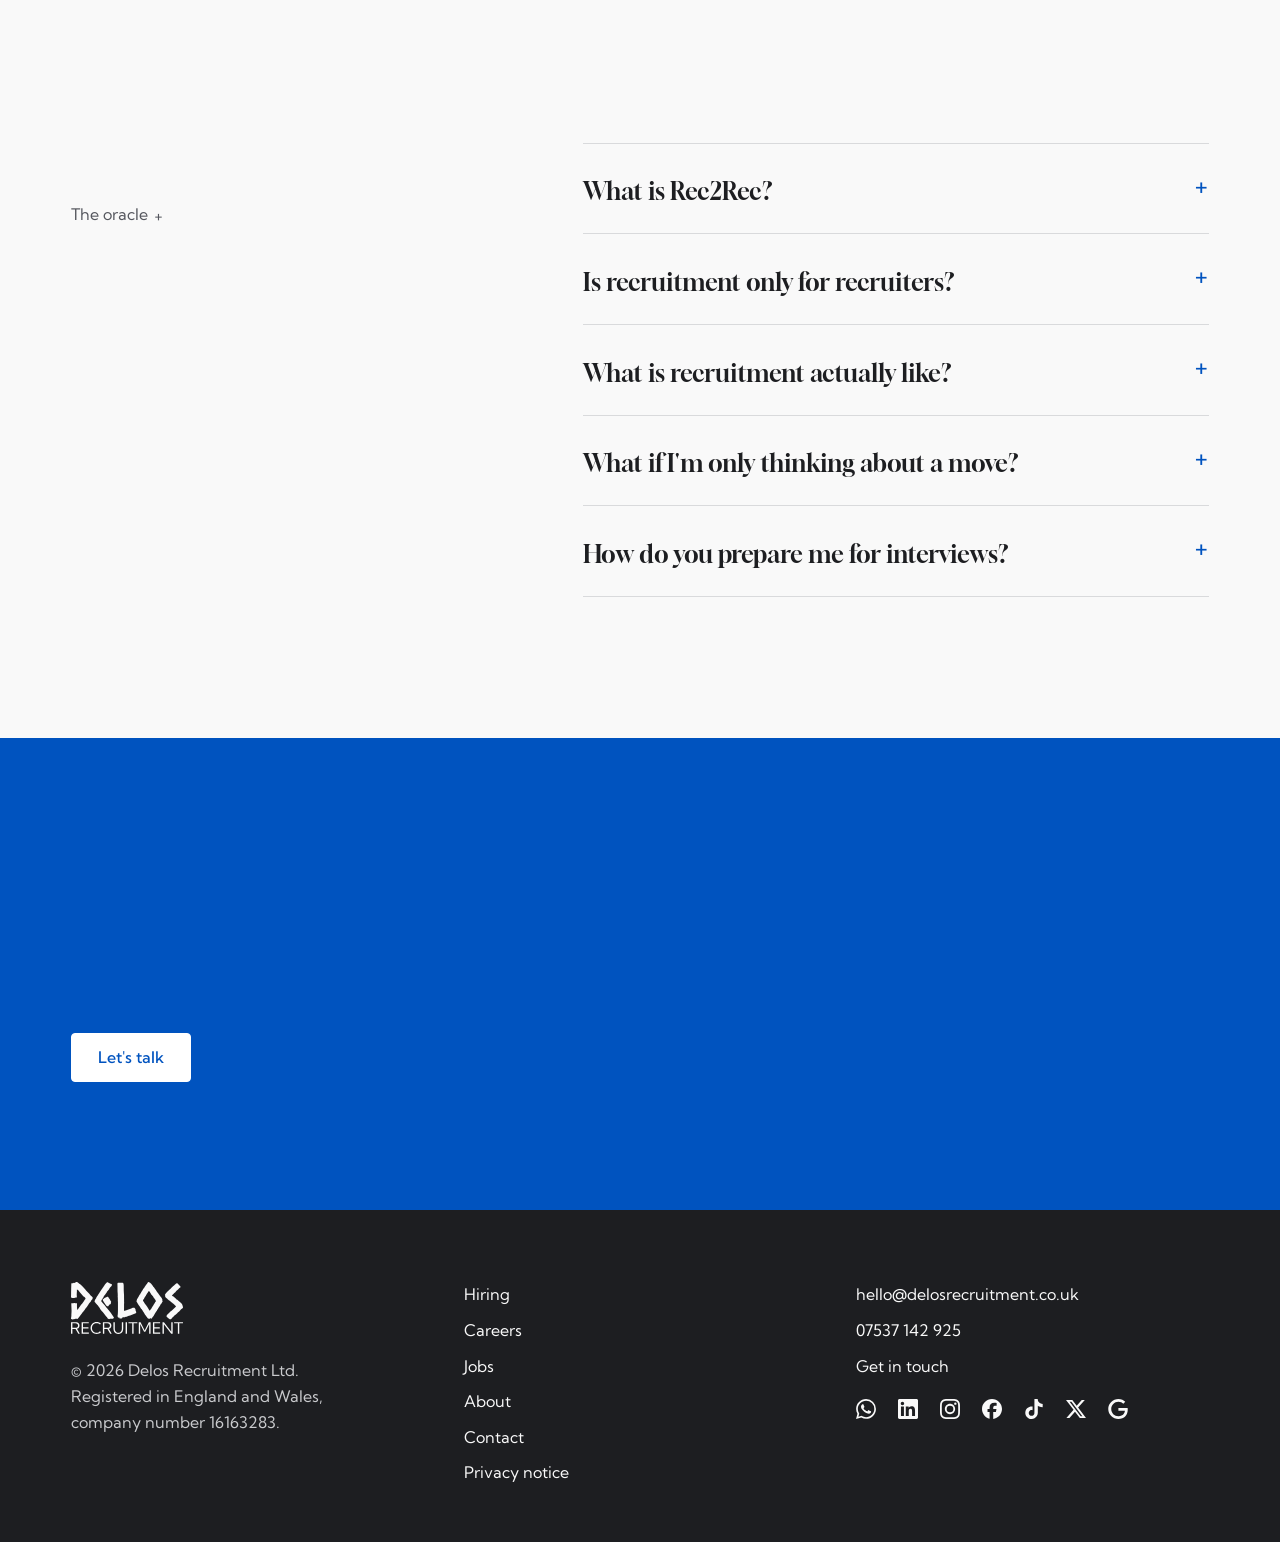
<file: careers.html>
<!doctype html>
<html lang="en-GB">
<head>
  <meta charset="utf-8">
  <meta name="viewport" content="width=device-width, initial-scale=1">
  <meta http-equiv="Content-Security-Policy" content="default-src 'self'; script-src 'self' https://www.googletagmanager.com; style-src 'self'; font-src 'self'; img-src 'self' https://*.google-analytics.com https://*.googletagmanager.com; connect-src 'self' https://*.google-analytics.com https://*.analytics.google.com https://*.googletagmanager.com; frame-src 'none'; object-src 'none'; base-uri 'self'; form-action 'none'; upgrade-insecure-requests">
  <meta name="referrer" content="strict-origin-when-cross-origin">
  <title>Recruiter and trainee recruiter jobs | Delos Recruitment</title>
  <meta name="description" content="Already in recruitment or thinking about a move into it? We'll talk through what you want next, in confidence, and help you get there.">
  <meta name="robots" content="index, follow, max-image-preview:large">
  <link rel="canonical" href="https://delosrecruitment.co.uk/careers">
  <meta property="og:type" content="website">
  <meta property="og:site_name" content="Delos Recruitment">
  <meta property="og:title" content="Recruiter and trainee recruiter jobs | Delos Recruitment">
  <meta property="og:description" content="Already in recruitment or thinking about a move into it? We'll talk through what you want next, in confidence, and help you get there.">
  <meta property="og:url" content="https://delosrecruitment.co.uk/careers">
  <meta property="og:image" content="https://delosrecruitment.co.uk/assets/share/careers.jpg">
  <meta property="og:image:width" content="1200">
  <meta property="og:image:height" content="630">
  <meta property="og:image:alt" content="Job search feeling like an uphill push? A man pushing a huge boulder.">
  <meta property="og:locale" content="en_GB">
  <meta name="twitter:card" content="summary_large_image">
  <meta name="twitter:image" content="https://delosrecruitment.co.uk/assets/share/careers.jpg">
  <meta name="theme-color" content="#F9F9F9">
  <link rel="icon" href="favicon.ico?v=pink2" sizes="48x48">
  <link rel="icon" href="assets/favicon.svg?v=pink2" type="image/svg+xml">
  <link rel="icon" href="assets/favicon-32.png?v=pink2" sizes="32x32" type="image/png">
  <link rel="apple-touch-icon" href="assets/apple-touch-icon.png?v=pink2">
  <link rel="manifest" href="site.webmanifest?v=pink2">
  <link rel="preload" href="fonts/Gloock-Regular.woff2" as="font" type="font/woff2" crossorigin>
  <link rel="preload" href="fonts/KumbhSans-Variable.woff2" as="font" type="font/woff2" crossorigin>
  <script src="assets/js/motion-init.js"></script>
  <link rel="stylesheet" href="styles.css?v=29">
  <script type="application/ld+json">
[
 {
  "@context": "https://schema.org",
  "@type": "EmploymentAgency",
  "@id": "https://delosrecruitment.co.uk/#organisation",
  "name": "Delos Recruitment",
  "legalName": "Delos Recruitment Ltd",
  "url": "https://delosrecruitment.co.uk/",
  "logo": "https://delosrecruitment.co.uk/assets/logo-square.png",
  "image": "https://delosrecruitment.co.uk/assets/social-preview.png",
  "slogan": "Recruitment, without the myths.",
  "description": "We're a specialist Rec2Rec covering all the roles that make a recruitment business work. That includes trainees, recruiters, sales, marketing, operations, and administration. Anything that helps a recruitment business grow, we recruit for it.",
  "email": "hello@delosrecruitment.co.uk",
  "telephone": "+447537142925",
  "foundingDate": "2025-04",
  "founder": {
   "@type": "Person",
   "name": "Maria Gripari",
   "jobTitle": "Founder and Director"
  },
  "identifier": {
   "@type": "PropertyValue",
   "propertyID": "Companies House number",
   "value": "16163283"
  },
  "address": {
   "@type": "PostalAddress",
   "addressRegion": "Surrey",
   "addressCountry": "GB"
  },
  "areaServed": [
   {
    "@type": "AdministrativeArea",
    "name": "Surrey"
   },
   {
    "@type": "AdministrativeArea",
    "name": "Berkshire"
   },
   {
    "@type": "AdministrativeArea",
    "name": "Buckinghamshire"
   },
   {
    "@type": "AdministrativeArea",
    "name": "Hertfordshire"
   },
   {
    "@type": "AdministrativeArea",
    "name": "Kent"
   },
   {
    "@type": "AdministrativeArea",
    "name": "Essex"
   },
   {
    "@type": "AdministrativeArea",
    "name": "East Sussex"
   },
   {
    "@type": "AdministrativeArea",
    "name": "West Sussex"
   },
   {
    "@type": "AdministrativeArea",
    "name": "Hampshire"
   },
   {
    "@type": "AdministrativeArea",
    "name": "Greater London"
   },
   {
    "@type": "AdministrativeArea",
    "name": "Greater Manchester"
   },
   {
    "@type": "Country",
    "name": "United Kingdom"
   }
  ],
  "knowsAbout": [
   "Administration hiring",
   "Interview preparation",
   "Marketing hiring",
   "Operations hiring",
   "Rec2Rec",
   "Recruiter hiring",
   "Recruitment careers",
   "Recruitment to recruitment",
   "Sales hiring",
   "Trainee recruiter hiring",
   "Trainee recruitment consultant hiring"
  ],
  "sameAs": [
   "https://www.linkedin.com/company/delosrecruitment/",
   "https://www.instagram.com/delosrecruitment",
   "https://www.facebook.com/delosrecruitment",
   "https://www.tiktok.com/@delosrecruitment",
   "https://x.com/delos_rec",
   "https://share.google/tXGXv0by0SHzzuIAu",
   "https://find-and-update.company-information.service.gov.uk/company/16163283"
  ],
  "contactPoint": {
   "@type": "ContactPoint",
   "contactType": "customer service",
   "email": "hello@delosrecruitment.co.uk",
   "telephone": "+447537142925",
   "areaServed": "GB",
   "availableLanguage": "English"
  }
 },
 {
  "@context": "https://schema.org",
  "@type": "WebPage",
  "@id": "https://delosrecruitment.co.uk/careers",
  "url": "https://delosrecruitment.co.uk/careers",
  "name": "Recruiter and trainee recruiter jobs | Delos Recruitment",
  "description": "Already in recruitment or thinking about a move into it? We'll talk through what you want next, in confidence, and help you get there.",
  "inLanguage": "en-GB",
  "isPartOf": {
   "@type": "WebSite",
   "name": "Delos Recruitment",
   "url": "https://delosrecruitment.co.uk/"
  },
  "publisher": {
   "@id": "https://delosrecruitment.co.uk/#organisation"
  }
 },
 {
  "@context": "https://schema.org",
  "@type": "Service",
  "name": "Career support for recruiters and people new to recruitment",
  "serviceType": "Rec2Rec candidate representation",
  "provider": {
   "@id": "https://delosrecruitment.co.uk/#organisation"
  },
  "areaServed": [
   {
    "@type": "AdministrativeArea",
    "name": "Surrey"
   },
   {
    "@type": "AdministrativeArea",
    "name": "Berkshire"
   },
   {
    "@type": "AdministrativeArea",
    "name": "Buckinghamshire"
   },
   {
    "@type": "AdministrativeArea",
    "name": "Hertfordshire"
   },
   {
    "@type": "AdministrativeArea",
    "name": "Kent"
   },
   {
    "@type": "AdministrativeArea",
    "name": "Essex"
   },
   {
    "@type": "AdministrativeArea",
    "name": "East Sussex"
   },
   {
    "@type": "AdministrativeArea",
    "name": "West Sussex"
   },
   {
    "@type": "AdministrativeArea",
    "name": "Hampshire"
   },
   {
    "@type": "AdministrativeArea",
    "name": "Greater London"
   },
   {
    "@type": "AdministrativeArea",
    "name": "Greater Manchester"
   },
   {
    "@type": "Country",
    "name": "United Kingdom"
   }
  ],
  "audience": {
   "@type": "Audience",
   "audienceType": "Recruiters, trainee recruitment consultants and people considering a career in recruitment"
  },
  "description": "Confidential conversations about your next move, honest advice on whether recruitment is right for you, and preparation for every interview. Trainee roles for people without recruitment experience.",
  "offers": {
   "@type": "Offer",
   "price": "0",
   "priceCurrency": "GBP",
   "description": "Free for candidates"
  }
 }
]
  </script>
<script type="application/ld+json">
{
 "@context": "https://schema.org",
 "@type": "FAQPage",
 "mainEntity": [
  {
   "@type": "Question",
   "name": "What is Rec2Rec?",
   "acceptedAnswer": {
    "@type": "Answer",
    "text": "Rec2Rec means recruitment to recruitment. It's the only industry we recruit for, so we know the businesses, the roles and what working in recruitment is all about. Whether you're starting out or already an experienced recruiter, we'll take the time to understand what you want and help you find the right next step."
   }
  },
  {
   "@type": "Question",
   "name": "Is recruitment only for recruiters?",
   "acceptedAnswer": {
    "@type": "Answer",
    "text": "Not at all. Behind every recruiter is a whole business that keeps it running, and each part is a career in its own right. There's sales and business development, winning new clients. Marketing, building the brand. Operations and compliance, keeping everything running smoothly and by the book. Training and development, helping people grow. Internal recruitment, hiring the team itself. And administration and finance, holding it all together. Whichever suits you, we'll help you find where you fit."
   }
  },
  {
   "@type": "Question",
   "name": "What is recruitment actually like?",
   "acceptedAnswer": {
    "@type": "Answer",
    "text": "Varied, rewarding and built on people. Every day you're speaking to candidates and clients, finding the right match and seeing it through. The skills you build, from sales to negotiation, go with you wherever your career takes you."
   }
  },
  {
   "@type": "Question",
   "name": "What if I'm only thinking about a move?",
   "acceptedAnswer": {
    "@type": "Answer",
    "text": "That's a good place to start. Whether you want to understand the market, see where your career could go next or explore your options, we'll give you an honest picture. There's no pressure to move until you're ready."
   }
  },
  {
   "@type": "Question",
   "name": "How do you prepare me for interviews?",
   "acceptedAnswer": {
    "@type": "Answer",
    "text": "Before every interview, we run a full preparation session with you. We take you through the business, the role, the people you'll meet and what they're looking for, including how the role could grow. We also go through the questions you're likely to be asked and how to bring your experience to life, so you walk in ready to show them what you can do."
   }
  }
 ]
}
</script>
</head>
<body>
  <a class="skip" href="#main">Skip to main content</a>
  <header class="site-header">
    <div class="wrap">
      <a class="logo" href="/"><img src="assets/logo-blue.svg" alt="Delos Recruitment, home" width="94" height="44"></a>
      <a class="btn header-cta" href="/contact">Get in touch</a>
      <nav aria-label="Main">
        <ul class="nav">
          <li><a href="/">Home</a></li>
          <li><a href="/hiring">Hiring</a></li>
          <li><a href="/careers" aria-current="page">Careers</a></li>
          <li><a href="/jobs">Jobs</a></li>
          <li><a href="/about">About</a></li>
          <li><a href="/contact">Contact</a></li>
        </ul>
      </nav>
    </div>
  </header>

  <main id="main">
    <section class="opener" aria-labelledby="careers-title">
      <div class="opener-fig">
        <div class="opener-photo ph-sisyphus at-top">
          <picture><source type="image/webp" srcset="assets/img/sisyphus-600.webp 600w, assets/img/sisyphus-800.webp 800w, assets/img/sisyphus-1200.webp 1200w, assets/img/sisyphus-full.webp 1500w" sizes="(min-width: 960px) 620px, 100vw"><img class="pos-sisyphus" src="assets/img/sisyphus-full.jpg" srcset="assets/img/sisyphus-600.jpg 600w, assets/img/sisyphus-800.jpg 800w, assets/img/sisyphus-1200.jpg 1200w, assets/img/sisyphus-full.jpg 1500w" sizes="(min-width: 960px) 620px, 100vw" alt="A man pushing against a huge boulder on a rocky hillside" width="1500" height="1125" decoding="async"></picture>
          <h1 class="photo-title ink" id="careers-title"><span class="br-d">Job search</span> <span class="br-d">feeling like</span> <span class="br-d">an uphill push?</span></h1>
        </div>
        <details class="lore"><summary>Sisyphus</summary><p>Sisyphus pushed his boulder up the hill alone, only for it to roll back down each time.</p></details>
      </div>
      <div class="opener-text">
        <div class="opener-inner">
          <p class="hook">You don't have to keep pushing alone. We'll find the role that's right for you, and help you get there.</p>
          <p>Instead of sending application after application, you'll have us in your corner. We'll introduce you to recruitment businesses that suit you and prepare you for every interview.</p>
          <p>New to recruitment? You don't need experience. What counts is drive, resilience and how you get on with people.</p>
          <p>Curious what the job really involves?</p>
          <p><a class="text-link" href="#oracle">Ask the oracle below.</a></p>
        </div>
      </div>
    </section>

    <section class="opener story" aria-labelledby="new-title">
      <div class="opener-fig">
        <div class="opener-photo ph-plane">
          <picture><source type="image/webp" srcset="assets/img/plane-600.webp 600w, assets/img/plane-800.webp 800w, assets/img/plane-1200.webp 1200w, assets/img/plane-full.webp 1333w" sizes="(min-width: 960px) 620px, 100vw"><img class="pos-plane" src="assets/img/plane-full.jpg" srcset="assets/img/plane-600.jpg 600w, assets/img/plane-800.jpg 800w, assets/img/plane-1200.jpg 1200w, assets/img/plane-full.jpg 1333w" sizes="(min-width: 960px) 620px, 100vw" alt="A small light aircraft flying through a clear blue sky" width="1333" height="2000" loading="lazy" decoding="async"></picture>
          <h2 class="photo-title" id="new-title">Already flying?<br> Let's go higher.</h2>
        </div>
        <details class="lore"><summary>Pegasus</summary><p>With a golden bridle from Athena, Bellerophon tamed Pegasus, the winged horse, and learned to fly.</p></details>
      </div>
      <div class="opener-text">
        <div class="opener-inner">
          <p class="hook">You've built the experience. We'll find the business that takes you further.</p>
          <p class="lede">We'll talk through what you want from your next role and which businesses are worth knowing about. Everything you tell us stays confidential.</p>
          <p>Ready to move now or just thinking about it, we'll help you plan your next step.</p>
          <div class="actions"><a class="btn" href="https://calendar.app.google/uaRx23B52yra5b9Z9">Let's talk</a></div>
        </div>
      </div>
    </section>

    <section class="section white" id="oracle" aria-labelledby="oracle-title">
      <div class="wrap narrow">
        <div class="oracle-intro">
          <h2 id="oracle-title">Ask the oracle<span class="dot">.</span></h2>
          <details class="lore"><summary>The oracle</summary><p>In ancient Greece, people travelled to the oracle at Delphi for guidance before big decisions.</p></details>
        </div>
        <ul class="myths oracle">
          <li><details id="what-is-rec2rec">
            <summary><span class="myth">What is Rec2Rec?</span><span class="reveal"></span></summary>
            <p class="truth">Rec2Rec means recruitment to recruitment. It's the only industry we recruit for, so we know the businesses, the roles and what working in recruitment is all about. Whether you're starting out or already an experienced recruiter, we'll take the time to understand what you want and help you find the right next step.</p>
          </details></li>
          <li><details>
            <summary><span class="myth">Is recruitment only for recruiters?</span><span class="reveal"></span></summary>
            <p class="truth">Not at all. Behind every recruiter is a whole business that keeps it running, and each part is a career in its own right. There's sales and business development, winning new clients. Marketing, building the brand. Operations and compliance, keeping everything running smoothly and by the book. Training and development, helping people grow. Internal recruitment, hiring the team itself. And administration and finance, holding it all together. Whichever suits you, we'll help you find where you fit.</p>
          </details></li>
          <li><details>
            <summary><span class="myth">What is recruitment actually like?</span><span class="reveal"></span></summary>
            <p class="truth">Varied, rewarding and built on people. Every day you're speaking to candidates and clients, finding the right match and seeing it through. The skills you build, from sales to negotiation, go with you wherever your career takes you.</p>
          </details></li>
          <li><details>
            <summary><span class="myth">What if I'm only thinking about a move?</span><span class="reveal"></span></summary>
            <p class="truth">That's a good place to start. Whether you want to understand the market, see where your career could go next or explore your options, we'll give you an honest picture. There's no pressure to move until you're ready.</p>
          </details></li>
          <li><details>
            <summary><span class="myth">How do you prepare me for interviews?</span><span class="reveal"></span></summary>
            <p class="truth">Before every interview, we run a full preparation session with you. We take you through the business, the role, the people you'll meet and what they're looking for, including how the role could grow. We also go through the questions you're likely to be asked and how to bring your experience to life, so you walk in ready to show them what you can do.</p>
          </details></li>
        </ul>
      </div>
    </section>

    <section class="section brand" aria-labelledby="close-title">
      <div class="wrap narrow">
        <h2 id="close-title">Wherever you are in your career, your next chapter starts with a conversation.</h2>
        <div class="actions"><a class="btn light" href="https://calendar.app.google/uaRx23B52yra5b9Z9">Let's talk</a></div>
      </div>
    </section>

  </main>

  <footer class="site-footer">
    <div class="wrap footer-grid">
      <div>
        <a class="logo" href="/"><img src="assets/logo-white.svg" alt="Delos Recruitment, home" width="111" height="52"></a>
        <p class="footer-company"><span class="nowrap">&copy; 2026 Delos Recruitment Ltd.</span><br>Registered in England and Wales,<br>company number 16163283.</p>
      </div>
      <div>
        <ul class="footer-nav">
          <li><a href="/hiring">Hiring</a></li>
          <li><a href="/careers">Careers</a></li>
          <li><a href="/jobs">Jobs</a></li>
          <li><a href="/about">About</a></li>
          <li><a href="/contact">Contact</a></li>
          <li><a href="/privacy">Privacy notice</a></li>
        </ul>
      </div>
      <div>
        <p><a href="mailto:hello@delosrecruitment.co.uk">hello@delosrecruitment.co.uk</a></p>
        <p><a href="tel:+447537142925">07537 142 925</a></p>
        <p><a href="/contact">Get in touch</a></p>
          <ul class="social" aria-label="Delos Recruitment elsewhere">
            <li><a href="https://wa.me/447537142925" aria-label="WhatsApp" title="WhatsApp"><svg viewBox="0 0 24 24" width="20" height="20" aria-hidden="true" focusable="false"><path fill="currentColor" d="M17.472 14.382c-.297-.149-1.758-.867-2.03-.967-.273-.099-.471-.148-.67.15-.197.297-.767.966-.94 1.164-.173.199-.347.223-.644.075-.297-.15-1.255-.463-2.39-1.475-.883-.788-1.48-1.761-1.653-2.059-.173-.297-.018-.458.13-.606.134-.133.298-.347.446-.52.149-.174.198-.298.298-.497.099-.198.05-.371-.025-.52-.075-.149-.669-1.612-.916-2.207-.242-.579-.487-.5-.669-.51-.173-.008-.371-.01-.57-.01-.198 0-.52.074-.792.372-.272.297-1.04 1.016-1.04 2.479 0 1.462 1.065 2.875 1.213 3.074.149.198 2.096 3.2 5.077 4.487.709.306 1.262.489 1.694.625.712.227 1.36.195 1.871.118.571-.085 1.758-.719 2.006-1.413.248-.694.248-1.289.173-1.413-.074-.124-.272-.198-.57-.347m-5.421 7.403h-.004a9.87 9.87 0 0 1-5.031-1.378l-.361-.214-3.741.982.998-3.648-.235-.374a9.86 9.86 0 0 1-1.51-5.26c.001-5.45 4.436-9.884 9.888-9.884 2.64 0 5.122 1.03 6.988 2.898a9.825 9.825 0 0 1 2.893 6.994c-.003 5.45-4.437 9.884-9.885 9.884m8.413-18.297A11.815 11.815 0 0 0 12.05 0C5.495 0 .16 5.335.157 11.892c0 2.096.547 4.142 1.588 5.945L.057 24l6.305-1.654a11.882 11.882 0 0 0 5.683 1.448h.005c6.554 0 11.89-5.335 11.893-11.893a11.821 11.821 0 0 0-3.48-8.413Z"/></svg></a></li>
            <li><a href="https://www.linkedin.com/company/delosrecruitment/" aria-label="LinkedIn" title="LinkedIn"><svg viewBox="0 0 24 24" width="20" height="20" aria-hidden="true" focusable="false"><path fill="currentColor" d="M20.447 20.452h-3.554v-5.569c0-1.328-.027-3.037-1.852-3.037-1.853 0-2.136 1.445-2.136 2.939v5.667H9.351V9h3.414v1.561h.046c.477-.9 1.637-1.85 3.37-1.85 3.601 0 4.267 2.37 4.267 5.455v6.286zM5.337 7.433c-1.144 0-2.063-.926-2.063-2.065 0-1.138.92-2.063 2.063-2.063 1.14 0 2.064.925 2.064 2.063 0 1.139-.925 2.065-2.064 2.065zm1.782 13.019H3.555V9h3.564v11.452zM22.225 0H1.771C.792 0 0 .774 0 1.729v20.542C0 23.227.792 24 1.771 24h20.451C23.2 24 24 23.227 24 22.271V1.729C24 .774 23.2 0 22.222 0h.003z"/></svg></a></li>
            <li><a href="https://www.instagram.com/delosrecruitment" aria-label="Instagram" title="Instagram"><svg viewBox="0 0 24 24" width="20" height="20" aria-hidden="true" focusable="false"><path fill="currentColor" d="M7.0301.084c-1.2768.0602-2.1487.264-2.911.5634-.7888.3075-1.4575.72-2.1228 1.3877-.6652.6677-1.075 1.3368-1.3802 2.127-.2954.7638-.4956 1.6365-.552 2.914-.0564 1.2775-.0689 1.6882-.0626 4.947.0062 3.2586.0206 3.6671.0825 4.9473.061 1.2765.264 2.1482.5635 2.9107.308.7889.72 1.4573 1.388 2.1228.6679.6655 1.3365 1.0743 2.1285 1.38.7632.295 1.6361.4961 2.9134.552 1.2773.056 1.6884.069 4.9462.0627 3.2578-.0062 3.668-.0207 4.9478-.0814 1.28-.0607 2.147-.2652 2.9098-.5633.7889-.3086 1.4578-.72 2.1228-1.3881.665-.6682 1.0745-1.3378 1.3795-2.1284.2957-.7632.4966-1.636.552-2.9124.056-1.2809.0692-1.6898.063-4.948-.0063-3.2583-.021-3.6668-.0817-4.9465-.0607-1.2797-.264-2.1487-.5633-2.9117-.3084-.7889-.72-1.4568-1.3876-2.1228C21.2982 1.33 20.628.9208 19.8378.6165 19.074.321 18.2017.1197 16.9244.0645 15.6471.0093 15.236-.005 11.977.0014 8.718.0076 8.31.0215 7.0301.0839m.1402 21.6932c-1.17-.0509-1.8053-.2453-2.2287-.408-.5606-.216-.96-.4771-1.3819-.895-.422-.4178-.6811-.8186-.9-1.378-.1644-.4234-.3624-1.058-.4171-2.228-.0595-1.2645-.072-1.6442-.079-4.848-.007-3.2037.0053-3.583.0607-4.848.05-1.169.2456-1.805.408-2.2282.216-.5613.4762-.96.895-1.3816.4188-.4217.8184-.6814 1.3783-.9003.423-.1651 1.0575-.3614 2.227-.4171 1.2655-.06 1.6447-.072 4.848-.079 3.2033-.007 3.5835.005 4.8495.0608 1.169.0508 1.8053.2445 2.228.408.5608.216.96.4754 1.3816.895.4217.4194.6816.8176.9005 1.3787.1653.4217.3617 1.056.4169 2.2263.0602 1.2655.0739 1.645.0796 4.848.0058 3.203-.0055 3.5834-.061 4.848-.051 1.17-.245 1.8055-.408 2.2294-.216.5604-.4763.96-.8954 1.3814-.419.4215-.8181.6811-1.3783.9-.4224.1649-1.0577.3617-2.2262.4174-1.2656.0595-1.6448.072-4.8493.079-3.2045.007-3.5825-.006-4.848-.0608M16.953 5.5864A1.44 1.44 0 1 0 18.39 4.144a1.44 1.44 0 0 0-1.437 1.4424M5.8385 12.012c.0067 3.4032 2.7706 6.1557 6.173 6.1493 3.4026-.0065 6.157-2.7701 6.1506-6.1733-.0065-3.4032-2.771-6.1565-6.174-6.1498-3.403.0067-6.156 2.771-6.1496 6.1738M8 12.0077a4 4 0 1 1 4.008 3.9921A3.9996 3.9996 0 0 1 8 12.0077"/></svg></a></li>
            <li><a href="https://www.facebook.com/delosrecruitment" aria-label="Facebook" title="Facebook"><svg viewBox="0 0 24 24" width="20" height="20" aria-hidden="true" focusable="false"><path fill="currentColor" d="M9.101 23.691v-7.98H6.627v-3.667h2.474v-1.58c0-4.085 1.848-5.978 5.858-5.978.401 0 .955.042 1.468.103a8.68 8.68 0 0 1 1.141.195v3.325a8.623 8.623 0 0 0-.653-.036 26.805 26.805 0 0 0-.733-.009c-.707 0-1.259.096-1.675.309a1.686 1.686 0 0 0-.679.622c-.258.42-.374.995-.374 1.752v1.297h3.919l-.386 2.103-.287 1.564h-3.246v8.245C19.396 23.238 24 18.179 24 12.044c0-6.627-5.373-12-12-12s-12 5.373-12 12c0 5.628 3.874 10.35 9.101 11.647Z"/></svg></a></li>
            <li><a href="https://www.tiktok.com/@delosrecruitment" aria-label="TikTok" title="TikTok"><svg viewBox="0 0 24 24" width="20" height="20" aria-hidden="true" focusable="false"><path fill="currentColor" d="M12.525.02c1.31-.02 2.61-.01 3.91-.02.08 1.53.63 3.09 1.75 4.17 1.12 1.11 2.7 1.62 4.24 1.79v4.03c-1.44-.05-2.89-.35-4.2-.97-.57-.26-1.1-.59-1.62-.93-.01 2.92.01 5.84-.02 8.75-.08 1.4-.54 2.79-1.35 3.94-1.31 1.92-3.58 3.17-5.91 3.21-1.43.08-2.86-.31-4.08-1.03-2.02-1.19-3.44-3.37-3.65-5.71-.02-.5-.03-1-.01-1.49.18-1.9 1.12-3.72 2.58-4.96 1.66-1.44 3.98-2.13 6.15-1.72.02 1.48-.04 2.96-.04 4.44-.99-.32-2.15-.23-3.02.37-.63.41-1.11 1.04-1.36 1.75-.21.51-.15 1.07-.14 1.61.24 1.64 1.82 3.02 3.5 2.87 1.12-.01 2.19-.66 2.77-1.61.19-.33.4-.67.41-1.06.1-1.79.06-3.57.07-5.36.01-4.03-.01-8.05.02-12.07z"/></svg></a></li>
            <li><a href="https://x.com/delos_rec" aria-label="X" title="X"><svg viewBox="0 0 24 24" width="20" height="20" aria-hidden="true" focusable="false"><path fill="currentColor" d="M18.901 1.153h3.68l-8.04 9.19L24 22.846h-7.406l-5.8-7.584-6.638 7.584H.474l8.6-9.83L0 1.154h7.594l5.243 6.932ZM17.61 20.644h2.039L6.486 3.24H4.298Z"/></svg></a></li>
            <li><a href="https://share.google/tXGXv0by0SHzzuIAu" aria-label="Google reviews" title="Google reviews"><svg viewBox="0 0 24 24" width="20" height="20" aria-hidden="true" focusable="false"><path fill="currentColor" d="M12.48 10.92v3.28h7.84c-.24 1.84-.853 3.187-1.787 4.133-1.147 1.147-2.933 2.4-6.053 2.4-4.827 0-8.6-3.893-8.6-8.72s3.773-8.72 8.6-8.72c2.6 0 4.507 1.027 5.907 2.347l2.307-2.307C18.747 1.44 16.133 0 12.48 0 5.867 0 .307 5.387.307 12s5.56 12 12.173 12c3.573 0 6.267-1.173 8.373-3.36 2.16-2.16 2.84-5.213 2.84-7.667 0-.76-.053-1.467-.173-2.053H12.48z"/></svg></a></li>
          </ul>
      </div>
    </div>
  </footer>
  <script src="assets/js/vendor/gsap.min.js" defer></script>
  <script src="assets/js/vendor/ScrollTrigger.min.js" defer></script>
  <script src="assets/js/vendor/SplitText.min.js" defer></script>
  <script src="assets/js/vendor/lenis.min.js" defer></script>
  <script src="assets/js/motion.js?v=3" defer></script>
  <script src="assets/js/consent.js?v=4" defer></script>
</body>
</html>
</file>
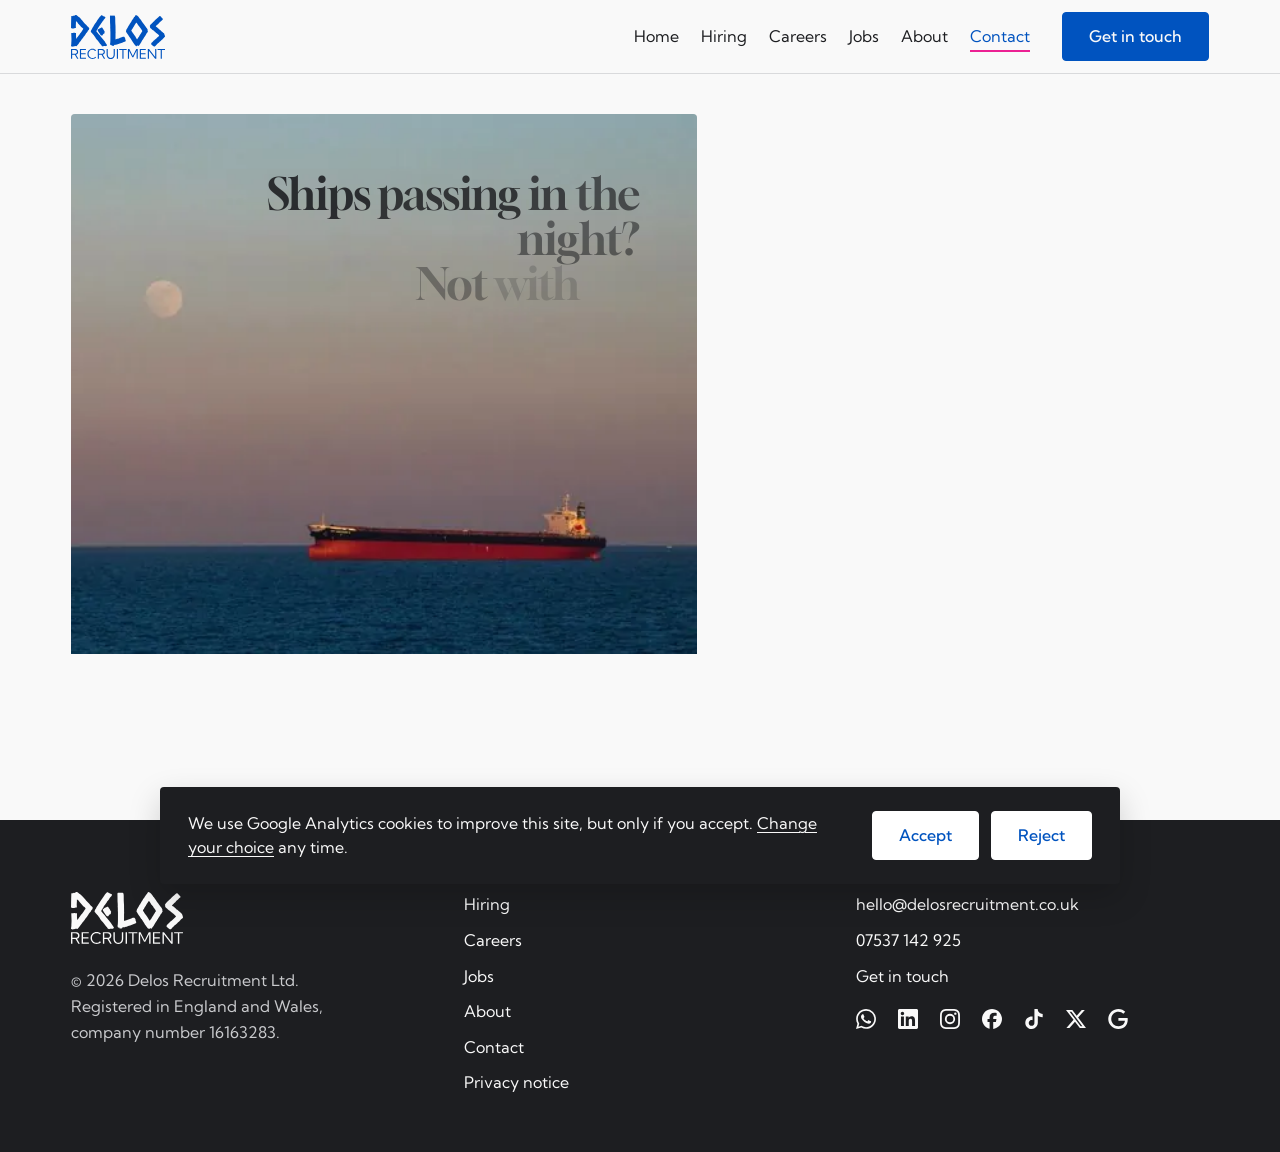
<file: contact.html>
<!doctype html>
<html lang="en-GB">
<head>
  <meta charset="utf-8">
  <meta name="viewport" content="width=device-width, initial-scale=1">
  <meta http-equiv="Content-Security-Policy" content="default-src 'self'; script-src 'self' https://www.googletagmanager.com; style-src 'self'; font-src 'self'; img-src 'self' https://*.google-analytics.com https://*.googletagmanager.com; connect-src 'self' https://*.google-analytics.com https://*.analytics.google.com https://*.googletagmanager.com; frame-src 'none'; object-src 'none'; base-uri 'self'; form-action 'none'; upgrade-insecure-requests">
  <meta name="referrer" content="strict-origin-when-cross-origin">
  <title>Contact Delos Recruitment | Book a Rec2Rec call</title>
  <meta name="description" content="Book a call with Delos Recruitment, the specialist Rec2Rec. Email hello@delosrecruitment.co.uk or call 07537 142 925. Every conversation is confidential.">
  <meta name="robots" content="index, follow, max-image-preview:large">
  <link rel="canonical" href="https://delosrecruitment.co.uk/contact">
  <meta property="og:type" content="website">
  <meta property="og:site_name" content="Delos Recruitment">
  <meta property="og:title" content="Contact Delos Recruitment | Book a Rec2Rec call">
  <meta property="og:description" content="Book a call with Delos Recruitment, the specialist Rec2Rec. Email hello@delosrecruitment.co.uk or call 07537 142 925. Every conversation is confidential.">
  <meta property="og:url" content="https://delosrecruitment.co.uk/contact">
  <meta property="og:image" content="https://delosrecruitment.co.uk/assets/share/contact.jpg">
  <meta property="og:image:width" content="1200">
  <meta property="og:image:height" content="630">
  <meta property="og:image:alt" content="Ships passing in the night? Not with us. A red ship at dusk under the moon.">
  <meta property="og:locale" content="en_GB">
  <meta name="twitter:card" content="summary_large_image">
  <meta name="twitter:image" content="https://delosrecruitment.co.uk/assets/share/contact.jpg">
  <meta name="theme-color" content="#F9F9F9">
  <link rel="icon" href="favicon.ico?v=pink2" sizes="48x48">
  <link rel="icon" href="assets/favicon.svg?v=pink2" type="image/svg+xml">
  <link rel="icon" href="assets/favicon-32.png?v=pink2" sizes="32x32" type="image/png">
  <link rel="apple-touch-icon" href="assets/apple-touch-icon.png?v=pink2">
  <link rel="manifest" href="site.webmanifest?v=pink2">
  <link rel="preload" href="fonts/Gloock-Regular.woff2" as="font" type="font/woff2" crossorigin>
  <link rel="preload" href="fonts/KumbhSans-Variable.woff2" as="font" type="font/woff2" crossorigin>
  <script src="assets/js/motion-init.js"></script>
  <link rel="stylesheet" href="styles.css?v=29">
  <script type="application/ld+json">
[
 {
  "@context": "https://schema.org",
  "@type": "EmploymentAgency",
  "@id": "https://delosrecruitment.co.uk/#organisation",
  "name": "Delos Recruitment",
  "legalName": "Delos Recruitment Ltd",
  "url": "https://delosrecruitment.co.uk/",
  "logo": "https://delosrecruitment.co.uk/assets/logo-square.png",
  "image": "https://delosrecruitment.co.uk/assets/social-preview.png",
  "slogan": "Recruitment, without the myths.",
  "description": "We're a specialist Rec2Rec covering all the roles that make a recruitment business work. That includes trainees, recruiters, sales, marketing, operations, and administration. Anything that helps a recruitment business grow, we recruit for it.",
  "email": "hello@delosrecruitment.co.uk",
  "telephone": "+447537142925",
  "foundingDate": "2025-04",
  "founder": {
   "@type": "Person",
   "name": "Maria Gripari",
   "jobTitle": "Founder and Director"
  },
  "identifier": {
   "@type": "PropertyValue",
   "propertyID": "Companies House number",
   "value": "16163283"
  },
  "address": {
   "@type": "PostalAddress",
   "addressRegion": "Surrey",
   "addressCountry": "GB"
  },
  "areaServed": [
   {
    "@type": "AdministrativeArea",
    "name": "Surrey"
   },
   {
    "@type": "AdministrativeArea",
    "name": "Berkshire"
   },
   {
    "@type": "AdministrativeArea",
    "name": "Buckinghamshire"
   },
   {
    "@type": "AdministrativeArea",
    "name": "Hertfordshire"
   },
   {
    "@type": "AdministrativeArea",
    "name": "Kent"
   },
   {
    "@type": "AdministrativeArea",
    "name": "Essex"
   },
   {
    "@type": "AdministrativeArea",
    "name": "East Sussex"
   },
   {
    "@type": "AdministrativeArea",
    "name": "West Sussex"
   },
   {
    "@type": "AdministrativeArea",
    "name": "Hampshire"
   },
   {
    "@type": "AdministrativeArea",
    "name": "Greater London"
   },
   {
    "@type": "AdministrativeArea",
    "name": "Greater Manchester"
   },
   {
    "@type": "Country",
    "name": "United Kingdom"
   }
  ],
  "knowsAbout": [
   "Administration hiring",
   "Interview preparation",
   "Marketing hiring",
   "Operations hiring",
   "Rec2Rec",
   "Recruiter hiring",
   "Recruitment careers",
   "Recruitment to recruitment",
   "Sales hiring",
   "Trainee recruiter hiring",
   "Trainee recruitment consultant hiring"
  ],
  "sameAs": [
   "https://www.linkedin.com/company/delosrecruitment/",
   "https://www.instagram.com/delosrecruitment",
   "https://www.facebook.com/delosrecruitment",
   "https://www.tiktok.com/@delosrecruitment",
   "https://x.com/delos_rec",
   "https://share.google/tXGXv0by0SHzzuIAu",
   "https://find-and-update.company-information.service.gov.uk/company/16163283"
  ],
  "contactPoint": {
   "@type": "ContactPoint",
   "contactType": "customer service",
   "email": "hello@delosrecruitment.co.uk",
   "telephone": "+447537142925",
   "areaServed": "GB",
   "availableLanguage": "English"
  }
 },
 {
  "@context": "https://schema.org",
  "@type": "ContactPage",
  "@id": "https://delosrecruitment.co.uk/contact",
  "url": "https://delosrecruitment.co.uk/contact",
  "name": "Contact Delos Recruitment | Book a Rec2Rec call",
  "description": "If you're hiring or thinking about a move into recruitment, get in touch.",
  "inLanguage": "en-GB",
  "isPartOf": {
   "@type": "WebSite",
   "name": "Delos Recruitment",
   "url": "https://delosrecruitment.co.uk/"
  },
  "publisher": {
   "@id": "https://delosrecruitment.co.uk/#organisation"
  }
 }
]
  </script>
</head>
<body>
  <a class="skip" href="#main">Skip to main content</a>
  <header class="site-header">
    <div class="wrap">
      <a class="logo" href="/"><img src="assets/logo-blue.svg" alt="Delos Recruitment, home" width="94" height="44"></a>
      <a class="btn header-cta" href="/contact">Get in touch</a>
      <nav aria-label="Main">
        <ul class="nav">
          <li><a href="/">Home</a></li>
          <li><a href="/hiring">Hiring</a></li>
          <li><a href="/careers">Careers</a></li>
          <li><a href="/jobs">Jobs</a></li>
          <li><a href="/about">About</a></li>
          <li><a href="/contact" aria-current="page">Contact</a></li>
        </ul>
      </nav>
    </div>
  </header>

  <main id="main">
    <section class="opener" aria-labelledby="contact-title">
      <div class="opener-photo ph-ships">
        <picture><source type="image/webp" srcset="assets/img/ships-600.webp 600w, assets/img/ships-800.webp 800w, assets/img/ships-1200.webp 1200w, assets/img/ships-full.webp 2000w" sizes="(min-width: 960px) 620px, 100vw"><img class="pos-ships" src="assets/img/ships-full.jpg" srcset="assets/img/ships-600.jpg 600w, assets/img/ships-800.jpg 800w, assets/img/ships-1200.jpg 1200w, assets/img/ships-full.jpg 2000w" sizes="(min-width: 960px) 620px, 100vw" alt="A red cargo ship on a calm sea at dusk, with the moon above" width="2000" height="1333" decoding="async"></picture>
        <h1 class="photo-title ink" id="contact-title">Ships passing in the night?<br> Not with us.</h1>
      </div>
      <div class="opener-text">
        <div class="opener-inner">
          <p class="hook">Let's find a time that suits you.</p>
          <p class="lede">Whether you're hiring or thinking about your next move, every conversation with us is confidential.</p>
          <div class="actions"><a class="btn" href="https://calendar.app.google/uaRx23B52yra5b9Z9">Talk about hiring</a><a class="btn" href="https://calendar.app.google/uaRx23B52yra5b9Z9">Talk about your career</a></div>
          <p class="contact-lead">Or get in touch directly.</p>
          <ul class="contact-list" aria-label="Contact details">
            <li><a href="mailto:hello@delosrecruitment.co.uk">hello@delosrecruitment.co.uk</a></li>
            <li><a href="tel:+447537142925">07537 142 925</a></li>
            <li><a href="https://wa.me/447537142925">Message us on WhatsApp</a></li>
          </ul>
        </div>
      </div>
    </section>

  </main>

  <footer class="site-footer">
    <div class="wrap footer-grid">
      <div>
        <a class="logo" href="/"><img src="assets/logo-white.svg" alt="Delos Recruitment, home" width="111" height="52"></a>
        <p class="footer-company"><span class="nowrap">&copy; 2026 Delos Recruitment Ltd.</span><br>Registered in England and Wales,<br>company number 16163283.</p>
      </div>
      <div>
        <ul class="footer-nav">
          <li><a href="/hiring">Hiring</a></li>
          <li><a href="/careers">Careers</a></li>
          <li><a href="/jobs">Jobs</a></li>
          <li><a href="/about">About</a></li>
          <li><a href="/contact">Contact</a></li>
          <li><a href="/privacy">Privacy notice</a></li>
        </ul>
      </div>
      <div>
        <p><a href="mailto:hello@delosrecruitment.co.uk">hello@delosrecruitment.co.uk</a></p>
        <p><a href="tel:+447537142925">07537 142 925</a></p>
        <p><a href="/contact">Get in touch</a></p>
          <ul class="social" aria-label="Delos Recruitment elsewhere">
            <li><a href="https://wa.me/447537142925" aria-label="WhatsApp" title="WhatsApp"><svg viewBox="0 0 24 24" width="20" height="20" aria-hidden="true" focusable="false"><path fill="currentColor" d="M17.472 14.382c-.297-.149-1.758-.867-2.03-.967-.273-.099-.471-.148-.67.15-.197.297-.767.966-.94 1.164-.173.199-.347.223-.644.075-.297-.15-1.255-.463-2.39-1.475-.883-.788-1.48-1.761-1.653-2.059-.173-.297-.018-.458.13-.606.134-.133.298-.347.446-.52.149-.174.198-.298.298-.497.099-.198.05-.371-.025-.52-.075-.149-.669-1.612-.916-2.207-.242-.579-.487-.5-.669-.51-.173-.008-.371-.01-.57-.01-.198 0-.52.074-.792.372-.272.297-1.04 1.016-1.04 2.479 0 1.462 1.065 2.875 1.213 3.074.149.198 2.096 3.2 5.077 4.487.709.306 1.262.489 1.694.625.712.227 1.36.195 1.871.118.571-.085 1.758-.719 2.006-1.413.248-.694.248-1.289.173-1.413-.074-.124-.272-.198-.57-.347m-5.421 7.403h-.004a9.87 9.87 0 0 1-5.031-1.378l-.361-.214-3.741.982.998-3.648-.235-.374a9.86 9.86 0 0 1-1.51-5.26c.001-5.45 4.436-9.884 9.888-9.884 2.64 0 5.122 1.03 6.988 2.898a9.825 9.825 0 0 1 2.893 6.994c-.003 5.45-4.437 9.884-9.885 9.884m8.413-18.297A11.815 11.815 0 0 0 12.05 0C5.495 0 .16 5.335.157 11.892c0 2.096.547 4.142 1.588 5.945L.057 24l6.305-1.654a11.882 11.882 0 0 0 5.683 1.448h.005c6.554 0 11.89-5.335 11.893-11.893a11.821 11.821 0 0 0-3.48-8.413Z"/></svg></a></li>
            <li><a href="https://www.linkedin.com/company/delosrecruitment/" aria-label="LinkedIn" title="LinkedIn"><svg viewBox="0 0 24 24" width="20" height="20" aria-hidden="true" focusable="false"><path fill="currentColor" d="M20.447 20.452h-3.554v-5.569c0-1.328-.027-3.037-1.852-3.037-1.853 0-2.136 1.445-2.136 2.939v5.667H9.351V9h3.414v1.561h.046c.477-.9 1.637-1.85 3.37-1.85 3.601 0 4.267 2.37 4.267 5.455v6.286zM5.337 7.433c-1.144 0-2.063-.926-2.063-2.065 0-1.138.92-2.063 2.063-2.063 1.14 0 2.064.925 2.064 2.063 0 1.139-.925 2.065-2.064 2.065zm1.782 13.019H3.555V9h3.564v11.452zM22.225 0H1.771C.792 0 0 .774 0 1.729v20.542C0 23.227.792 24 1.771 24h20.451C23.2 24 24 23.227 24 22.271V1.729C24 .774 23.2 0 22.222 0h.003z"/></svg></a></li>
            <li><a href="https://www.instagram.com/delosrecruitment" aria-label="Instagram" title="Instagram"><svg viewBox="0 0 24 24" width="20" height="20" aria-hidden="true" focusable="false"><path fill="currentColor" d="M7.0301.084c-1.2768.0602-2.1487.264-2.911.5634-.7888.3075-1.4575.72-2.1228 1.3877-.6652.6677-1.075 1.3368-1.3802 2.127-.2954.7638-.4956 1.6365-.552 2.914-.0564 1.2775-.0689 1.6882-.0626 4.947.0062 3.2586.0206 3.6671.0825 4.9473.061 1.2765.264 2.1482.5635 2.9107.308.7889.72 1.4573 1.388 2.1228.6679.6655 1.3365 1.0743 2.1285 1.38.7632.295 1.6361.4961 2.9134.552 1.2773.056 1.6884.069 4.9462.0627 3.2578-.0062 3.668-.0207 4.9478-.0814 1.28-.0607 2.147-.2652 2.9098-.5633.7889-.3086 1.4578-.72 2.1228-1.3881.665-.6682 1.0745-1.3378 1.3795-2.1284.2957-.7632.4966-1.636.552-2.9124.056-1.2809.0692-1.6898.063-4.948-.0063-3.2583-.021-3.6668-.0817-4.9465-.0607-1.2797-.264-2.1487-.5633-2.9117-.3084-.7889-.72-1.4568-1.3876-2.1228C21.2982 1.33 20.628.9208 19.8378.6165 19.074.321 18.2017.1197 16.9244.0645 15.6471.0093 15.236-.005 11.977.0014 8.718.0076 8.31.0215 7.0301.0839m.1402 21.6932c-1.17-.0509-1.8053-.2453-2.2287-.408-.5606-.216-.96-.4771-1.3819-.895-.422-.4178-.6811-.8186-.9-1.378-.1644-.4234-.3624-1.058-.4171-2.228-.0595-1.2645-.072-1.6442-.079-4.848-.007-3.2037.0053-3.583.0607-4.848.05-1.169.2456-1.805.408-2.2282.216-.5613.4762-.96.895-1.3816.4188-.4217.8184-.6814 1.3783-.9003.423-.1651 1.0575-.3614 2.227-.4171 1.2655-.06 1.6447-.072 4.848-.079 3.2033-.007 3.5835.005 4.8495.0608 1.169.0508 1.8053.2445 2.228.408.5608.216.96.4754 1.3816.895.4217.4194.6816.8176.9005 1.3787.1653.4217.3617 1.056.4169 2.2263.0602 1.2655.0739 1.645.0796 4.848.0058 3.203-.0055 3.5834-.061 4.848-.051 1.17-.245 1.8055-.408 2.2294-.216.5604-.4763.96-.8954 1.3814-.419.4215-.8181.6811-1.3783.9-.4224.1649-1.0577.3617-2.2262.4174-1.2656.0595-1.6448.072-4.8493.079-3.2045.007-3.5825-.006-4.848-.0608M16.953 5.5864A1.44 1.44 0 1 0 18.39 4.144a1.44 1.44 0 0 0-1.437 1.4424M5.8385 12.012c.0067 3.4032 2.7706 6.1557 6.173 6.1493 3.4026-.0065 6.157-2.7701 6.1506-6.1733-.0065-3.4032-2.771-6.1565-6.174-6.1498-3.403.0067-6.156 2.771-6.1496 6.1738M8 12.0077a4 4 0 1 1 4.008 3.9921A3.9996 3.9996 0 0 1 8 12.0077"/></svg></a></li>
            <li><a href="https://www.facebook.com/delosrecruitment" aria-label="Facebook" title="Facebook"><svg viewBox="0 0 24 24" width="20" height="20" aria-hidden="true" focusable="false"><path fill="currentColor" d="M9.101 23.691v-7.98H6.627v-3.667h2.474v-1.58c0-4.085 1.848-5.978 5.858-5.978.401 0 .955.042 1.468.103a8.68 8.68 0 0 1 1.141.195v3.325a8.623 8.623 0 0 0-.653-.036 26.805 26.805 0 0 0-.733-.009c-.707 0-1.259.096-1.675.309a1.686 1.686 0 0 0-.679.622c-.258.42-.374.995-.374 1.752v1.297h3.919l-.386 2.103-.287 1.564h-3.246v8.245C19.396 23.238 24 18.179 24 12.044c0-6.627-5.373-12-12-12s-12 5.373-12 12c0 5.628 3.874 10.35 9.101 11.647Z"/></svg></a></li>
            <li><a href="https://www.tiktok.com/@delosrecruitment" aria-label="TikTok" title="TikTok"><svg viewBox="0 0 24 24" width="20" height="20" aria-hidden="true" focusable="false"><path fill="currentColor" d="M12.525.02c1.31-.02 2.61-.01 3.91-.02.08 1.53.63 3.09 1.75 4.17 1.12 1.11 2.7 1.62 4.24 1.79v4.03c-1.44-.05-2.89-.35-4.2-.97-.57-.26-1.1-.59-1.62-.93-.01 2.92.01 5.84-.02 8.75-.08 1.4-.54 2.79-1.35 3.94-1.31 1.92-3.58 3.17-5.91 3.21-1.43.08-2.86-.31-4.08-1.03-2.02-1.19-3.44-3.37-3.65-5.71-.02-.5-.03-1-.01-1.49.18-1.9 1.12-3.72 2.58-4.96 1.66-1.44 3.98-2.13 6.15-1.72.02 1.48-.04 2.96-.04 4.44-.99-.32-2.15-.23-3.02.37-.63.41-1.11 1.04-1.36 1.75-.21.51-.15 1.07-.14 1.61.24 1.64 1.82 3.02 3.5 2.87 1.12-.01 2.19-.66 2.77-1.61.19-.33.4-.67.41-1.06.1-1.79.06-3.57.07-5.36.01-4.03-.01-8.05.02-12.07z"/></svg></a></li>
            <li><a href="https://x.com/delos_rec" aria-label="X" title="X"><svg viewBox="0 0 24 24" width="20" height="20" aria-hidden="true" focusable="false"><path fill="currentColor" d="M18.901 1.153h3.68l-8.04 9.19L24 22.846h-7.406l-5.8-7.584-6.638 7.584H.474l8.6-9.83L0 1.154h7.594l5.243 6.932ZM17.61 20.644h2.039L6.486 3.24H4.298Z"/></svg></a></li>
            <li><a href="https://share.google/tXGXv0by0SHzzuIAu" aria-label="Google reviews" title="Google reviews"><svg viewBox="0 0 24 24" width="20" height="20" aria-hidden="true" focusable="false"><path fill="currentColor" d="M12.48 10.92v3.28h7.84c-.24 1.84-.853 3.187-1.787 4.133-1.147 1.147-2.933 2.4-6.053 2.4-4.827 0-8.6-3.893-8.6-8.72s3.773-8.72 8.6-8.72c2.6 0 4.507 1.027 5.907 2.347l2.307-2.307C18.747 1.44 16.133 0 12.48 0 5.867 0 .307 5.387.307 12s5.56 12 12.173 12c3.573 0 6.267-1.173 8.373-3.36 2.16-2.16 2.84-5.213 2.84-7.667 0-.76-.053-1.467-.173-2.053H12.48z"/></svg></a></li>
          </ul>
      </div>
    </div>
  </footer>
  <script src="assets/js/vendor/gsap.min.js" defer></script>
  <script src="assets/js/vendor/ScrollTrigger.min.js" defer></script>
  <script src="assets/js/vendor/SplitText.min.js" defer></script>
  <script src="assets/js/vendor/lenis.min.js" defer></script>
  <script src="assets/js/motion.js?v=3" defer></script>
  <script src="assets/js/consent.js?v=4" defer></script>
</body>
</html>
</file>
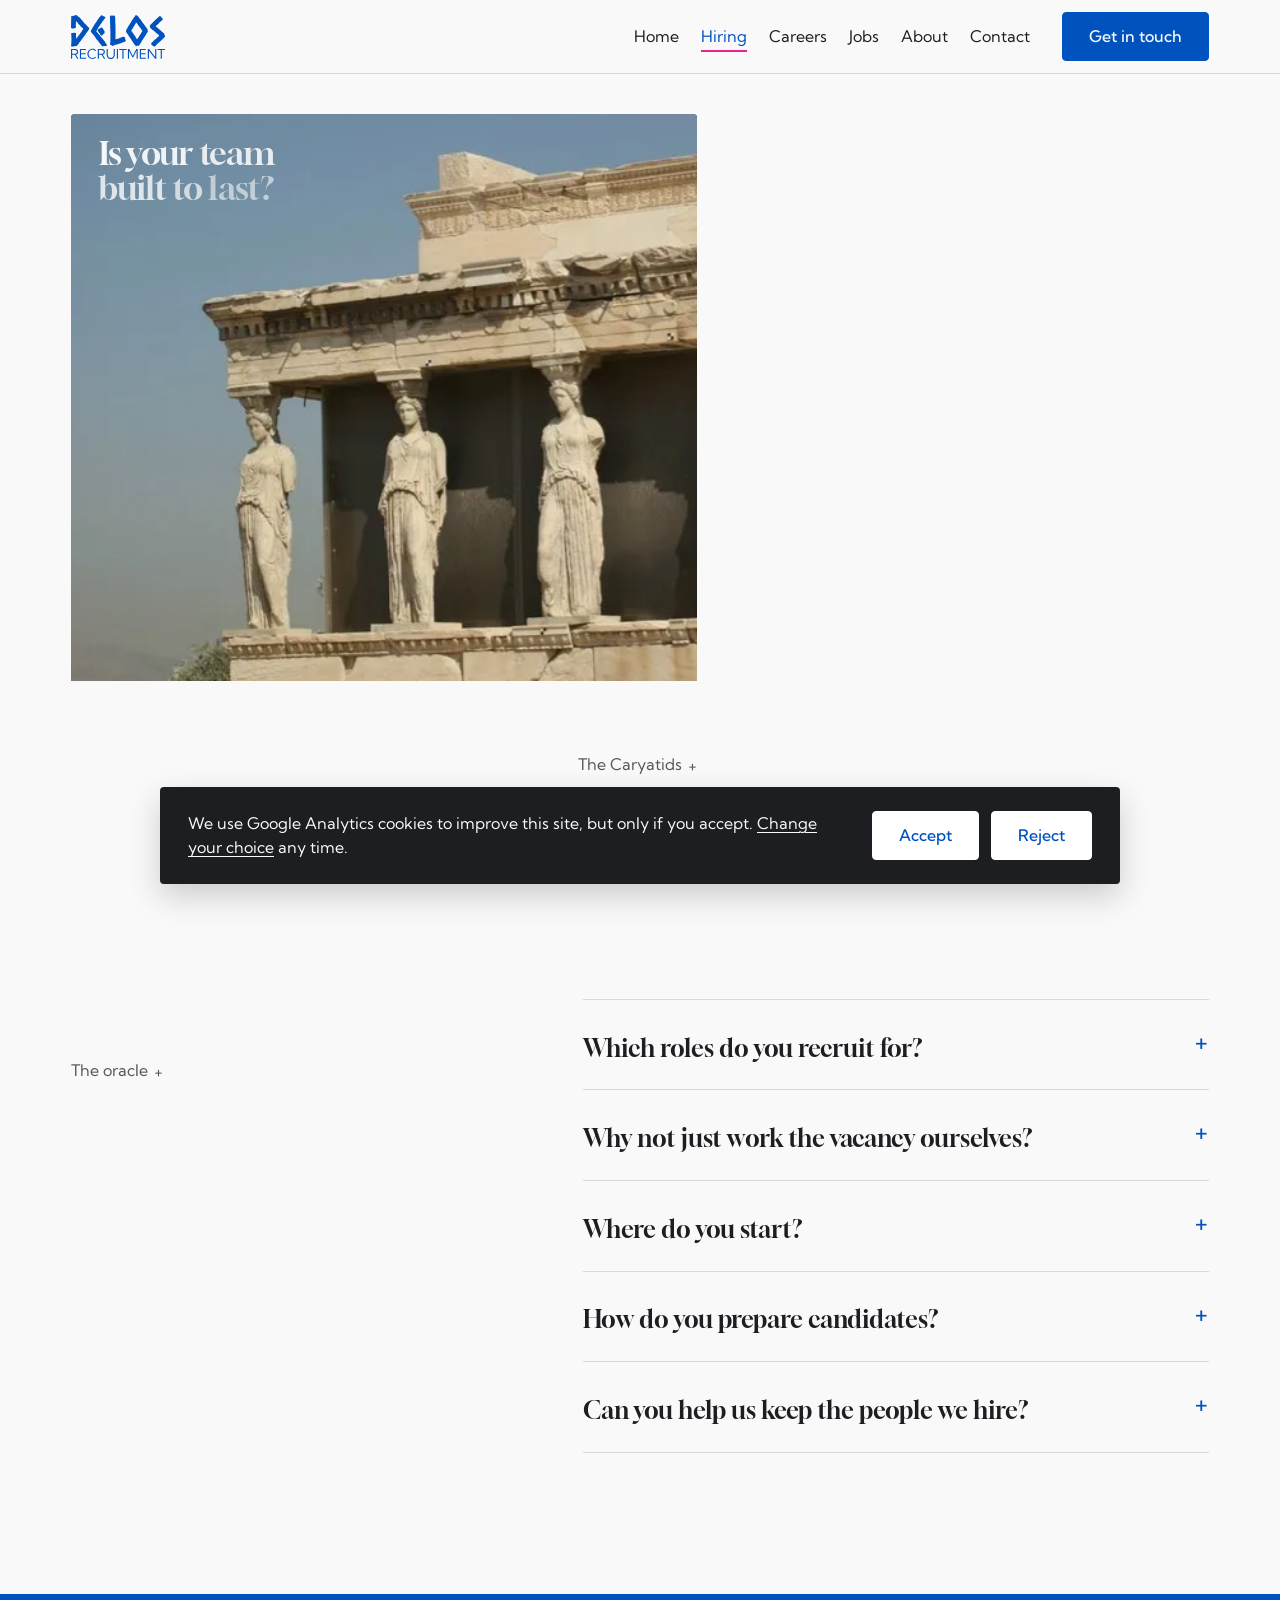
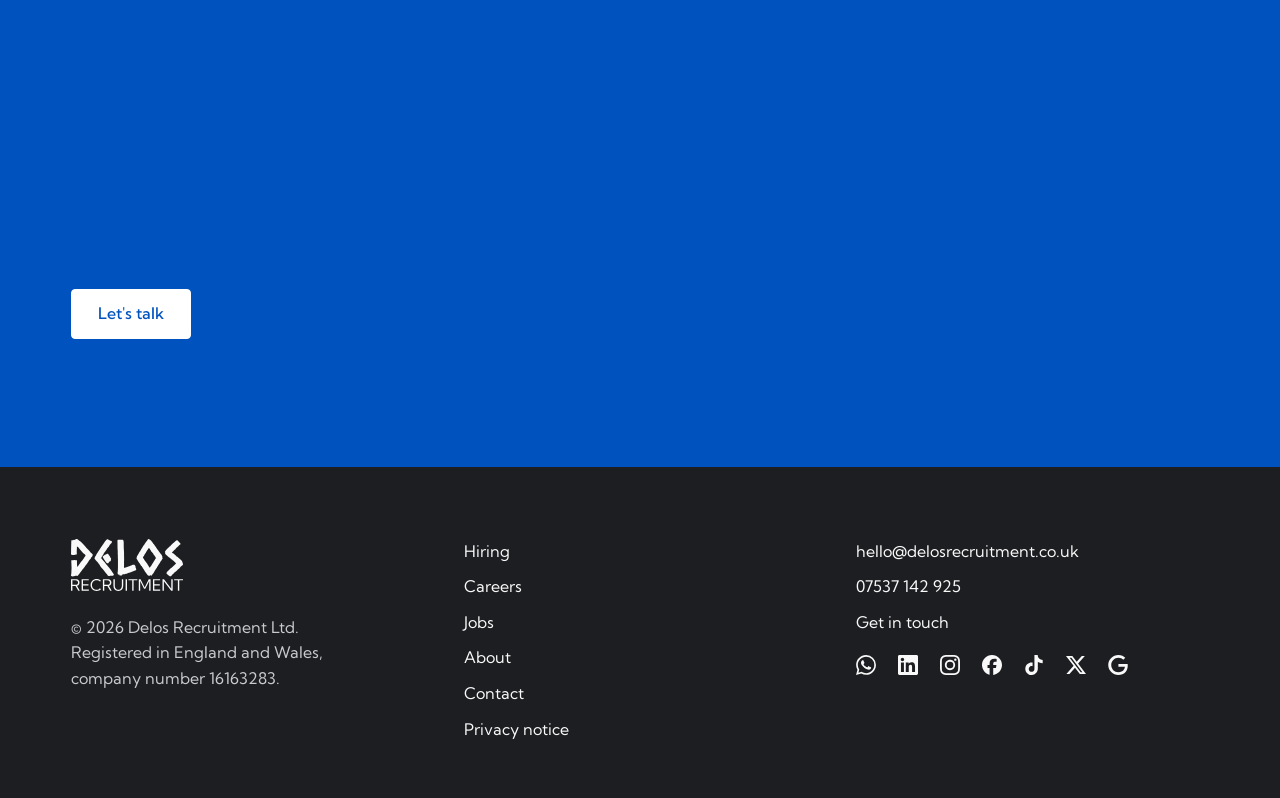
<file: hiring.html>
<!doctype html>
<html lang="en-GB">
<head>
  <meta charset="utf-8">
  <meta name="viewport" content="width=device-width, initial-scale=1">
  <meta http-equiv="Content-Security-Policy" content="default-src 'self'; script-src 'self' https://www.googletagmanager.com; style-src 'self'; font-src 'self'; img-src 'self' https://*.google-analytics.com https://*.googletagmanager.com; connect-src 'self' https://*.google-analytics.com https://*.analytics.google.com https://*.googletagmanager.com; frame-src 'none'; object-src 'none'; base-uri 'self'; form-action 'none'; upgrade-insecure-requests">
  <meta name="referrer" content="strict-origin-when-cross-origin">
  <title>Hire recruiters and recruitment staff | Delos Recruitment</title>
  <meta name="description" content="Specialist Rec2Rec for recruitment businesses, based in Surrey. We recruit trainees, recruiters, sales, marketing, operations and administration across London, the Home Counties, Manchester and the UK.">
  <meta name="robots" content="index, follow, max-image-preview:large">
  <link rel="canonical" href="https://delosrecruitment.co.uk/hiring">
  <meta property="og:type" content="website">
  <meta property="og:site_name" content="Delos Recruitment">
  <meta property="og:title" content="Hire recruiters and recruitment staff | Delos Recruitment">
  <meta property="og:description" content="Specialist Rec2Rec for recruitment businesses, based in Surrey. We recruit trainees, recruiters, sales, marketing, operations and administration across London, the Home Counties, Manchester and the UK.">
  <meta property="og:url" content="https://delosrecruitment.co.uk/hiring">
  <meta property="og:image" content="https://delosrecruitment.co.uk/assets/share/hiring.jpg">
  <meta property="og:image:width" content="1200">
  <meta property="og:image:height" content="630">
  <meta property="og:image:alt" content="Is your team built to last? The caryatids on the Acropolis.">
  <meta property="og:locale" content="en_GB">
  <meta name="twitter:card" content="summary_large_image">
  <meta name="twitter:image" content="https://delosrecruitment.co.uk/assets/share/hiring.jpg">
  <meta name="theme-color" content="#F9F9F9">
  <link rel="icon" href="favicon.ico?v=pink2" sizes="48x48">
  <link rel="icon" href="assets/favicon.svg?v=pink2" type="image/svg+xml">
  <link rel="icon" href="assets/favicon-32.png?v=pink2" sizes="32x32" type="image/png">
  <link rel="apple-touch-icon" href="assets/apple-touch-icon.png?v=pink2">
  <link rel="manifest" href="site.webmanifest?v=pink2">
  <link rel="preload" href="fonts/Gloock-Regular.woff2" as="font" type="font/woff2" crossorigin>
  <link rel="preload" href="fonts/KumbhSans-Variable.woff2" as="font" type="font/woff2" crossorigin>
  <script src="assets/js/motion-init.js"></script>
  <link rel="stylesheet" href="styles.css?v=29">
  <script type="application/ld+json">
{
 "@context": "https://schema.org",
 "@type": "FAQPage",
 "mainEntity": [
  {
   "@type": "Question",
   "name": "Which roles do you recruit for?",
   "acceptedAnswer": {
    "@type": "Answer",
    "text": "Every role across your business, from trainees and recruiters right up to director level, plus the sales, marketing, operations and administration teams that keep it running. Every one of those hires shapes how your business grows."
   }
  },
  {
   "@type": "Question",
   "name": "Why not just work the vacancy ourselves?",
   "acceptedAnswer": {
    "@type": "Answer",
    "text": "Your consultants' time is best spent on your clients. Recruiting for your own team takes them off their desks, and the best recruiters are usually busy billing for someone else. They'll often talk to a Rec2Rec when they wouldn't answer a call from a competitor."
   }
  },
  {
   "@type": "Question",
   "name": "Where do you start?",
   "acceptedAnswer": {
    "@type": "Answer",
    "text": "With a proper conversation about your business before we look at the role: how your desks are set up, what your top performers have in common, and what your hiring process looks like, including what's working and what isn't. That shapes who we look for."
   }
  },
  {
   "@type": "Question",
   "name": "How do you prepare candidates?",
   "acceptedAnswer": {
    "@type": "Answer",
    "text": "We complete a full interview preparation session with every candidate, so they put their best foot forward. We talk them through your business, the role and the people they'll meet, so they arrive ready to show you what they can do. Once they accept, we prepare them for the job itself, so they start ready."
   }
  },
  {
   "@type": "Question",
   "name": "Can you help us keep the people we hire?",
   "acceptedAnswer": {
    "@type": "Answer",
    "text": "Beyond recruiting, we can guide you on becoming an employer of choice, with insights into the market, your competitors and retention."
   }
  }
 ]
}
</script>
</head>
<body>
  <a class="skip" href="#main">Skip to main content</a>
  <header class="site-header">
    <div class="wrap">
      <a class="logo" href="/"><img src="assets/logo-blue.svg" alt="Delos Recruitment, home" width="94" height="44"></a>
      <a class="btn header-cta" href="/contact">Get in touch</a>
      <nav aria-label="Main">
        <ul class="nav">
          <li><a href="/">Home</a></li>
          <li><a href="/hiring" aria-current="page">Hiring</a></li>
          <li><a href="/careers">Careers</a></li>
          <li><a href="/jobs">Jobs</a></li>
          <li><a href="/about">About</a></li>
          <li><a href="/contact">Contact</a></li>
        </ul>
      </nav>
    </div>
  </header>

  <main id="main">
    <section class="opener" aria-labelledby="hiring-title">
      <div class="opener-fig">
        <div class="opener-photo ph-pillars">
          <picture><source type="image/webp" srcset="assets/img/pillars-600.webp 600w, assets/img/pillars-800.webp 800w, assets/img/pillars-1200.webp 1200w, assets/img/pillars-full.webp 2000w" sizes="(min-width: 960px) 620px, 100vw"><img class="pos-pillars" src="assets/img/pillars-full.jpg" srcset="assets/img/pillars-600.jpg 600w, assets/img/pillars-800.jpg 800w, assets/img/pillars-1200.jpg 1200w, assets/img/pillars-full.jpg 2000w" sizes="(min-width: 960px) 620px, 100vw" alt="The Porch of the Caryatids on the Acropolis in Athens, carved women holding up the roof" width="2000" height="1331" decoding="async"></picture>
          <h1 class="photo-title" id="hiring-title">Is your team<br> built to last?</h1>
        </div>
        <details class="lore"><summary>The Caryatids</summary><p>Carved around 420 BC, the Caryatids shared the weight of the Erechtheion's porch on the Acropolis between them. More than two thousand years on, they're still admired today.</p></details>
      </div>
      <div class="opener-text">
        <div class="opener-inner">
          <p class="hook">It starts with the right hire. People who stay and grow with your business, and a partnership that does the same.</p>
          <p class="lede">We take the time to understand your business, and shape each hire around it.</p>
          <div class="actions"><a class="btn" href="https://calendar.app.google/uaRx23B52yra5b9Z9">Let's talk</a></div>
        </div>
      </div>
    </section>

    <section class="section white" id="oracle" aria-labelledby="oracle-title">
      <div class="wrap narrow">
        <div class="oracle-intro">
          <h2 id="oracle-title">Ask the oracle<span class="dot">.</span></h2>
          <details class="lore"><summary>The oracle</summary><p>In ancient Greece, people travelled to the oracle at Delphi for guidance before big decisions.</p></details>
        </div>
        <ul class="myths oracle">
          <li><details>
            <summary><span class="myth">Which roles do you recruit for?</span><span class="reveal"></span></summary>
            <p class="truth">Every role across your business, from trainees and recruiters right up to director level, plus the sales, marketing, operations and administration teams that keep it running. Every one of those hires shapes how your business grows.</p>
          </details></li>
          <li><details>
            <summary><span class="myth">Why not just work the vacancy ourselves?</span><span class="reveal"></span></summary>
            <p class="truth">Your consultants' time is best spent on your clients. Recruiting for your own team takes them off their desks, and the best recruiters are usually busy billing for someone else. They'll often talk to a Rec2Rec when they wouldn't answer a call from a competitor.</p>
          </details></li>
          <li><details>
            <summary><span class="myth">Where do you start?</span><span class="reveal"></span></summary>
            <p class="truth">With a proper conversation about your business before we look at the role: how your desks are set up, what your top performers have in common, and what your hiring process looks like, including what's working and what isn't. That shapes who we look for.</p>
          </details></li>
          <li><details>
            <summary><span class="myth">How do you prepare candidates?</span><span class="reveal"></span></summary>
            <p class="truth">We complete a full interview preparation session with every candidate, so they put their best foot forward. We talk them through your business, the role and the people they'll meet, so they arrive ready to show you what they can do. Once they accept, we prepare them for the job itself, so they start ready.</p>
          </details></li>
          <li><details>
            <summary><span class="myth">Can you help us keep the people we hire?</span><span class="reveal"></span></summary>
            <p class="truth">Beyond recruiting, we can guide you on becoming an employer of choice, with insights into the market, your competitors and retention.</p>
          </details></li>
        </ul>
      </div>
    </section>

    <section class="section brand" aria-labelledby="close-title">
      <div class="wrap narrow">
        <h2 id="close-title">Every hire is just the beginning, and how it starts shapes what comes next.</h2>
        <div class="actions"><a class="btn light" href="https://calendar.app.google/uaRx23B52yra5b9Z9">Let's talk</a></div>
      </div>
    </section>


  </main>

  <footer class="site-footer">
    <div class="wrap footer-grid">
      <div>
        <a class="logo" href="/"><img src="assets/logo-white.svg" alt="Delos Recruitment, home" width="111" height="52"></a>
        <p class="footer-company"><span class="nowrap">&copy; 2026 Delos Recruitment Ltd.</span><br>Registered in England and Wales,<br>company number 16163283.</p>
      </div>
      <div>
        <ul class="footer-nav">
          <li><a href="/hiring">Hiring</a></li>
          <li><a href="/careers">Careers</a></li>
          <li><a href="/jobs">Jobs</a></li>
          <li><a href="/about">About</a></li>
          <li><a href="/contact">Contact</a></li>
          <li><a href="/privacy">Privacy notice</a></li>
        </ul>
      </div>
      <div>
        <p><a href="mailto:hello@delosrecruitment.co.uk">hello@delosrecruitment.co.uk</a></p>
        <p><a href="tel:+447537142925">07537 142 925</a></p>
        <p><a href="/contact">Get in touch</a></p>
          <ul class="social" aria-label="Delos Recruitment elsewhere">
            <li><a href="https://wa.me/447537142925" aria-label="WhatsApp" title="WhatsApp"><svg viewBox="0 0 24 24" width="20" height="20" aria-hidden="true" focusable="false"><path fill="currentColor" d="M17.472 14.382c-.297-.149-1.758-.867-2.03-.967-.273-.099-.471-.148-.67.15-.197.297-.767.966-.94 1.164-.173.199-.347.223-.644.075-.297-.15-1.255-.463-2.39-1.475-.883-.788-1.48-1.761-1.653-2.059-.173-.297-.018-.458.13-.606.134-.133.298-.347.446-.52.149-.174.198-.298.298-.497.099-.198.05-.371-.025-.52-.075-.149-.669-1.612-.916-2.207-.242-.579-.487-.5-.669-.51-.173-.008-.371-.01-.57-.01-.198 0-.52.074-.792.372-.272.297-1.04 1.016-1.04 2.479 0 1.462 1.065 2.875 1.213 3.074.149.198 2.096 3.2 5.077 4.487.709.306 1.262.489 1.694.625.712.227 1.36.195 1.871.118.571-.085 1.758-.719 2.006-1.413.248-.694.248-1.289.173-1.413-.074-.124-.272-.198-.57-.347m-5.421 7.403h-.004a9.87 9.87 0 0 1-5.031-1.378l-.361-.214-3.741.982.998-3.648-.235-.374a9.86 9.86 0 0 1-1.51-5.26c.001-5.45 4.436-9.884 9.888-9.884 2.64 0 5.122 1.03 6.988 2.898a9.825 9.825 0 0 1 2.893 6.994c-.003 5.45-4.437 9.884-9.885 9.884m8.413-18.297A11.815 11.815 0 0 0 12.05 0C5.495 0 .16 5.335.157 11.892c0 2.096.547 4.142 1.588 5.945L.057 24l6.305-1.654a11.882 11.882 0 0 0 5.683 1.448h.005c6.554 0 11.89-5.335 11.893-11.893a11.821 11.821 0 0 0-3.48-8.413Z"/></svg></a></li>
            <li><a href="https://www.linkedin.com/company/delosrecruitment/" aria-label="LinkedIn" title="LinkedIn"><svg viewBox="0 0 24 24" width="20" height="20" aria-hidden="true" focusable="false"><path fill="currentColor" d="M20.447 20.452h-3.554v-5.569c0-1.328-.027-3.037-1.852-3.037-1.853 0-2.136 1.445-2.136 2.939v5.667H9.351V9h3.414v1.561h.046c.477-.9 1.637-1.85 3.37-1.85 3.601 0 4.267 2.37 4.267 5.455v6.286zM5.337 7.433c-1.144 0-2.063-.926-2.063-2.065 0-1.138.92-2.063 2.063-2.063 1.14 0 2.064.925 2.064 2.063 0 1.139-.925 2.065-2.064 2.065zm1.782 13.019H3.555V9h3.564v11.452zM22.225 0H1.771C.792 0 0 .774 0 1.729v20.542C0 23.227.792 24 1.771 24h20.451C23.2 24 24 23.227 24 22.271V1.729C24 .774 23.2 0 22.222 0h.003z"/></svg></a></li>
            <li><a href="https://www.instagram.com/delosrecruitment" aria-label="Instagram" title="Instagram"><svg viewBox="0 0 24 24" width="20" height="20" aria-hidden="true" focusable="false"><path fill="currentColor" d="M7.0301.084c-1.2768.0602-2.1487.264-2.911.5634-.7888.3075-1.4575.72-2.1228 1.3877-.6652.6677-1.075 1.3368-1.3802 2.127-.2954.7638-.4956 1.6365-.552 2.914-.0564 1.2775-.0689 1.6882-.0626 4.947.0062 3.2586.0206 3.6671.0825 4.9473.061 1.2765.264 2.1482.5635 2.9107.308.7889.72 1.4573 1.388 2.1228.6679.6655 1.3365 1.0743 2.1285 1.38.7632.295 1.6361.4961 2.9134.552 1.2773.056 1.6884.069 4.9462.0627 3.2578-.0062 3.668-.0207 4.9478-.0814 1.28-.0607 2.147-.2652 2.9098-.5633.7889-.3086 1.4578-.72 2.1228-1.3881.665-.6682 1.0745-1.3378 1.3795-2.1284.2957-.7632.4966-1.636.552-2.9124.056-1.2809.0692-1.6898.063-4.948-.0063-3.2583-.021-3.6668-.0817-4.9465-.0607-1.2797-.264-2.1487-.5633-2.9117-.3084-.7889-.72-1.4568-1.3876-2.1228C21.2982 1.33 20.628.9208 19.8378.6165 19.074.321 18.2017.1197 16.9244.0645 15.6471.0093 15.236-.005 11.977.0014 8.718.0076 8.31.0215 7.0301.0839m.1402 21.6932c-1.17-.0509-1.8053-.2453-2.2287-.408-.5606-.216-.96-.4771-1.3819-.895-.422-.4178-.6811-.8186-.9-1.378-.1644-.4234-.3624-1.058-.4171-2.228-.0595-1.2645-.072-1.6442-.079-4.848-.007-3.2037.0053-3.583.0607-4.848.05-1.169.2456-1.805.408-2.2282.216-.5613.4762-.96.895-1.3816.4188-.4217.8184-.6814 1.3783-.9003.423-.1651 1.0575-.3614 2.227-.4171 1.2655-.06 1.6447-.072 4.848-.079 3.2033-.007 3.5835.005 4.8495.0608 1.169.0508 1.8053.2445 2.228.408.5608.216.96.4754 1.3816.895.4217.4194.6816.8176.9005 1.3787.1653.4217.3617 1.056.4169 2.2263.0602 1.2655.0739 1.645.0796 4.848.0058 3.203-.0055 3.5834-.061 4.848-.051 1.17-.245 1.8055-.408 2.2294-.216.5604-.4763.96-.8954 1.3814-.419.4215-.8181.6811-1.3783.9-.4224.1649-1.0577.3617-2.2262.4174-1.2656.0595-1.6448.072-4.8493.079-3.2045.007-3.5825-.006-4.848-.0608M16.953 5.5864A1.44 1.44 0 1 0 18.39 4.144a1.44 1.44 0 0 0-1.437 1.4424M5.8385 12.012c.0067 3.4032 2.7706 6.1557 6.173 6.1493 3.4026-.0065 6.157-2.7701 6.1506-6.1733-.0065-3.4032-2.771-6.1565-6.174-6.1498-3.403.0067-6.156 2.771-6.1496 6.1738M8 12.0077a4 4 0 1 1 4.008 3.9921A3.9996 3.9996 0 0 1 8 12.0077"/></svg></a></li>
            <li><a href="https://www.facebook.com/delosrecruitment" aria-label="Facebook" title="Facebook"><svg viewBox="0 0 24 24" width="20" height="20" aria-hidden="true" focusable="false"><path fill="currentColor" d="M9.101 23.691v-7.98H6.627v-3.667h2.474v-1.58c0-4.085 1.848-5.978 5.858-5.978.401 0 .955.042 1.468.103a8.68 8.68 0 0 1 1.141.195v3.325a8.623 8.623 0 0 0-.653-.036 26.805 26.805 0 0 0-.733-.009c-.707 0-1.259.096-1.675.309a1.686 1.686 0 0 0-.679.622c-.258.42-.374.995-.374 1.752v1.297h3.919l-.386 2.103-.287 1.564h-3.246v8.245C19.396 23.238 24 18.179 24 12.044c0-6.627-5.373-12-12-12s-12 5.373-12 12c0 5.628 3.874 10.35 9.101 11.647Z"/></svg></a></li>
            <li><a href="https://www.tiktok.com/@delosrecruitment" aria-label="TikTok" title="TikTok"><svg viewBox="0 0 24 24" width="20" height="20" aria-hidden="true" focusable="false"><path fill="currentColor" d="M12.525.02c1.31-.02 2.61-.01 3.91-.02.08 1.53.63 3.09 1.75 4.17 1.12 1.11 2.7 1.62 4.24 1.79v4.03c-1.44-.05-2.89-.35-4.2-.97-.57-.26-1.1-.59-1.62-.93-.01 2.92.01 5.84-.02 8.75-.08 1.4-.54 2.79-1.35 3.94-1.31 1.92-3.58 3.17-5.91 3.21-1.43.08-2.86-.31-4.08-1.03-2.02-1.19-3.44-3.37-3.65-5.71-.02-.5-.03-1-.01-1.49.18-1.9 1.12-3.72 2.58-4.96 1.66-1.44 3.98-2.13 6.15-1.72.02 1.48-.04 2.96-.04 4.44-.99-.32-2.15-.23-3.02.37-.63.41-1.11 1.04-1.36 1.75-.21.51-.15 1.07-.14 1.61.24 1.64 1.82 3.02 3.5 2.87 1.12-.01 2.19-.66 2.77-1.61.19-.33.4-.67.41-1.06.1-1.79.06-3.57.07-5.36.01-4.03-.01-8.05.02-12.07z"/></svg></a></li>
            <li><a href="https://x.com/delos_rec" aria-label="X" title="X"><svg viewBox="0 0 24 24" width="20" height="20" aria-hidden="true" focusable="false"><path fill="currentColor" d="M18.901 1.153h3.68l-8.04 9.19L24 22.846h-7.406l-5.8-7.584-6.638 7.584H.474l8.6-9.83L0 1.154h7.594l5.243 6.932ZM17.61 20.644h2.039L6.486 3.24H4.298Z"/></svg></a></li>
            <li><a href="https://share.google/tXGXv0by0SHzzuIAu" aria-label="Google reviews" title="Google reviews"><svg viewBox="0 0 24 24" width="20" height="20" aria-hidden="true" focusable="false"><path fill="currentColor" d="M12.48 10.92v3.28h7.84c-.24 1.84-.853 3.187-1.787 4.133-1.147 1.147-2.933 2.4-6.053 2.4-4.827 0-8.6-3.893-8.6-8.72s3.773-8.72 8.6-8.72c2.6 0 4.507 1.027 5.907 2.347l2.307-2.307C18.747 1.44 16.133 0 12.48 0 5.867 0 .307 5.387.307 12s5.56 12 12.173 12c3.573 0 6.267-1.173 8.373-3.36 2.16-2.16 2.84-5.213 2.84-7.667 0-.76-.053-1.467-.173-2.053H12.48z"/></svg></a></li>
          </ul>
      </div>
    </div>
  </footer>
  <script src="assets/js/vendor/gsap.min.js" defer></script>
  <script src="assets/js/vendor/ScrollTrigger.min.js" defer></script>
  <script src="assets/js/vendor/SplitText.min.js" defer></script>
  <script src="assets/js/vendor/lenis.min.js" defer></script>
  <script src="assets/js/motion.js?v=3" defer></script>
  <script src="assets/js/consent.js?v=4" defer></script>
</body>
</html>
</file>
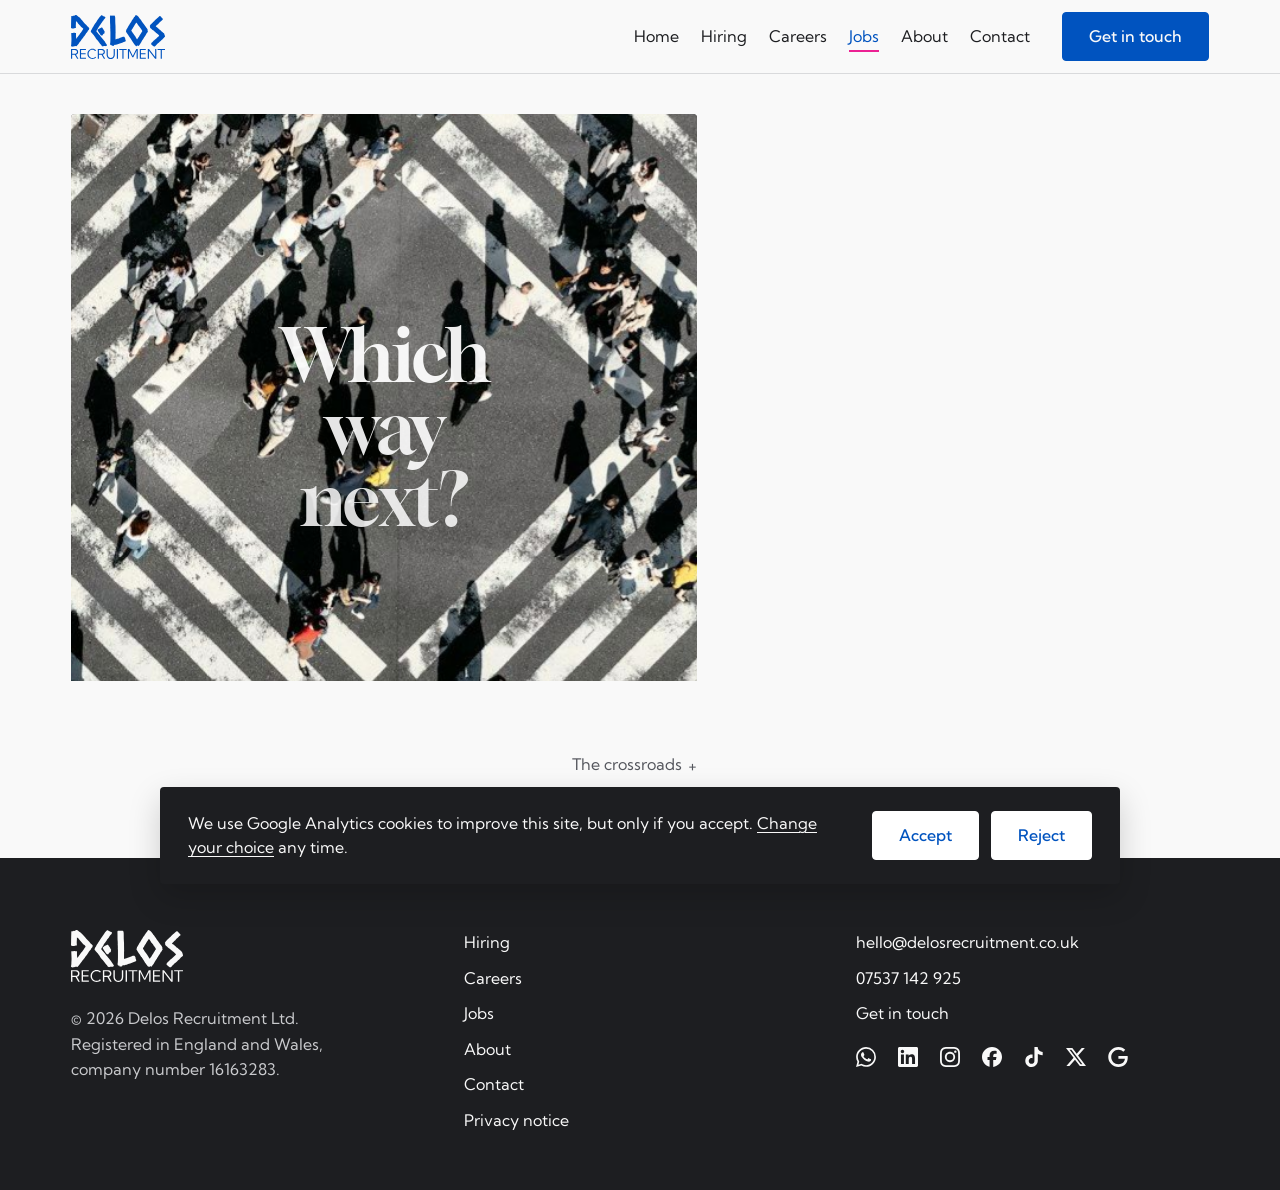
<file: jobs.html>
<!doctype html>
<html lang="en-GB">
<head>
  <meta charset="utf-8">
  <meta name="viewport" content="width=device-width, initial-scale=1">
  <meta http-equiv="Content-Security-Policy" content="default-src 'self'; script-src 'self' https://www.googletagmanager.com; style-src 'self'; font-src 'self'; img-src 'self' https://*.google-analytics.com https://*.googletagmanager.com; connect-src 'self' https://*.google-analytics.com https://*.analytics.google.com https://*.googletagmanager.com; frame-src 'none'; object-src 'none'; base-uri 'self'; form-action 'none'; upgrade-insecure-requests">
  <meta name="referrer" content="strict-origin-when-cross-origin">
  <title>Current recruitment roles | Delos Recruitment</title>
  <meta name="description" content="Current roles in recruitment businesses from Delos Recruitment, the specialist Rec2Rec based in Surrey, working across London, the Home Counties, Manchester and the UK.">
  <meta name="robots" content="index, follow, max-image-preview:large">
  <link rel="canonical" href="https://delosrecruitment.co.uk/jobs">
  <meta property="og:type" content="website">
  <meta property="og:site_name" content="Delos Recruitment">
  <meta property="og:title" content="Current recruitment roles | Delos Recruitment">
  <meta property="og:description" content="Current roles in recruitment businesses from Delos Recruitment, the specialist Rec2Rec based in Surrey, working across London, the Home Counties, Manchester and the UK.">
  <meta property="og:url" content="https://delosrecruitment.co.uk/jobs">
  <meta property="og:image" content="https://delosrecruitment.co.uk/assets/share/jobs.jpg">
  <meta property="og:image:width" content="1200">
  <meta property="og:image:height" content="630">
  <meta property="og:image:alt" content="Which way next? People crossing a busy junction seen from above.">
  <meta property="og:locale" content="en_GB">
  <meta name="twitter:card" content="summary_large_image">
  <meta name="twitter:image" content="https://delosrecruitment.co.uk/assets/share/jobs.jpg">
  <meta name="theme-color" content="#F9F9F9">
  <link rel="icon" href="favicon.ico?v=pink2" sizes="48x48">
  <link rel="icon" href="assets/favicon.svg?v=pink2" type="image/svg+xml">
  <link rel="icon" href="assets/favicon-32.png?v=pink2" sizes="32x32" type="image/png">
  <link rel="apple-touch-icon" href="assets/apple-touch-icon.png?v=pink2">
  <link rel="manifest" href="site.webmanifest?v=pink2">
  <link rel="preload" href="fonts/Gloock-Regular.woff2" as="font" type="font/woff2" crossorigin>
  <link rel="preload" href="fonts/KumbhSans-Variable.woff2" as="font" type="font/woff2" crossorigin>
  <script src="assets/js/motion-init.js"></script>
  <link rel="stylesheet" href="styles.css?v=29">
  <script type="application/ld+json">
[
 {
  "@context": "https://schema.org",
  "@type": "EmploymentAgency",
  "@id": "https://delosrecruitment.co.uk/#organisation",
  "name": "Delos Recruitment",
  "legalName": "Delos Recruitment Ltd",
  "url": "https://delosrecruitment.co.uk/",
  "logo": "https://delosrecruitment.co.uk/assets/logo-square.png",
  "image": "https://delosrecruitment.co.uk/assets/social-preview.png",
  "slogan": "Recruitment, without the myths.",
  "description": "We're a specialist Rec2Rec covering all the roles that make a recruitment business work. That includes trainees, recruiters, sales, marketing, operations, and administration. Anything that helps a recruitment business grow, we recruit for it.",
  "email": "hello@delosrecruitment.co.uk",
  "telephone": "+447537142925",
  "foundingDate": "2025-04",
  "founder": {
   "@type": "Person",
   "name": "Maria Gripari",
   "jobTitle": "Founder and Director"
  },
  "identifier": {
   "@type": "PropertyValue",
   "propertyID": "Companies House number",
   "value": "16163283"
  },
  "address": {
   "@type": "PostalAddress",
   "addressRegion": "Surrey",
   "addressCountry": "GB"
  },
  "areaServed": [
   {
    "@type": "AdministrativeArea",
    "name": "Surrey"
   },
   {
    "@type": "AdministrativeArea",
    "name": "Berkshire"
   },
   {
    "@type": "AdministrativeArea",
    "name": "Buckinghamshire"
   },
   {
    "@type": "AdministrativeArea",
    "name": "Hertfordshire"
   },
   {
    "@type": "AdministrativeArea",
    "name": "Kent"
   },
   {
    "@type": "AdministrativeArea",
    "name": "Essex"
   },
   {
    "@type": "AdministrativeArea",
    "name": "East Sussex"
   },
   {
    "@type": "AdministrativeArea",
    "name": "West Sussex"
   },
   {
    "@type": "AdministrativeArea",
    "name": "Hampshire"
   },
   {
    "@type": "AdministrativeArea",
    "name": "Greater London"
   },
   {
    "@type": "AdministrativeArea",
    "name": "Greater Manchester"
   },
   {
    "@type": "Country",
    "name": "United Kingdom"
   }
  ],
  "knowsAbout": [
   "Administration hiring",
   "Interview preparation",
   "Marketing hiring",
   "Operations hiring",
   "Rec2Rec",
   "Recruiter hiring",
   "Recruitment careers",
   "Recruitment to recruitment",
   "Sales hiring",
   "Trainee recruiter hiring",
   "Trainee recruitment consultant hiring"
  ],
  "sameAs": [
   "https://www.linkedin.com/company/delosrecruitment/",
   "https://www.instagram.com/delosrecruitment",
   "https://www.facebook.com/delosrecruitment",
   "https://www.tiktok.com/@delosrecruitment",
   "https://x.com/delos_rec",
   "https://share.google/tXGXv0by0SHzzuIAu",
   "https://find-and-update.company-information.service.gov.uk/company/16163283"
  ],
  "contactPoint": {
   "@type": "ContactPoint",
   "contactType": "customer service",
   "email": "hello@delosrecruitment.co.uk",
   "telephone": "+447537142925",
   "areaServed": "GB",
   "availableLanguage": "English"
  }
 },
 {
  "@context": "https://schema.org",
  "@type": "WebPage",
  "@id": "https://delosrecruitment.co.uk/jobs",
  "url": "https://delosrecruitment.co.uk/jobs",
  "name": "Current recruitment roles | Delos Recruitment",
  "description": "Recruitment roles from Delos Recruitment, the Rec2Rec for the whole recruitment business.",
  "inLanguage": "en-GB",
  "isPartOf": {
   "@type": "WebSite",
   "name": "Delos Recruitment",
   "url": "https://delosrecruitment.co.uk/"
  },
  "publisher": {
   "@id": "https://delosrecruitment.co.uk/#organisation"
  }
 }
]
  </script>
</head>
<body>
  <a class="skip" href="#main">Skip to main content</a>
  <header class="site-header">
    <div class="wrap">
      <a class="logo" href="/"><img src="assets/logo-blue.svg" alt="Delos Recruitment, home" width="94" height="44"></a>
      <a class="btn header-cta" href="/contact">Get in touch</a>
      <nav aria-label="Main">
        <ul class="nav">
          <li><a href="/">Home</a></li>
          <li><a href="/hiring">Hiring</a></li>
          <li><a href="/careers">Careers</a></li>
          <li><a href="/jobs" aria-current="page">Jobs</a></li>
          <li><a href="/about">About</a></li>
          <li><a href="/contact">Contact</a></li>
        </ul>
      </nav>
    </div>
  </header>

  <main id="main">
    <section class="opener" aria-labelledby="jobs-title">
      <div class="opener-fig">
        <div class="opener-photo ph-crossroads">
          <img class="pos-crossroads" src="assets/img/crossroads-full.jpg" srcset="assets/img/crossroads-600.jpg 600w, assets/img/crossroads-800.jpg 800w, assets/img/crossroads-1200.jpg 1200w, assets/img/crossroads-full.jpg 1500w" sizes="(min-width: 960px) 620px, 100vw" alt="People crossing a busy junction of pedestrian crossings, seen from above" width="1500" height="2250" decoding="async">
          <h1 class="photo-title" id="jobs-title">Which<br> way<br> next?</h1>
        </div>
        <details class="lore"><summary>The crossroads</summary><p>The Greeks trusted Hermes, guide of travellers, to show them the way at every crossroads.</p></details>
      </div>
      <div class="opener-text">
        <div class="opener-inner">
          <p class="hook">Standing at a crossroads?</p>
          <p>There are no live roles listed at the moment, but we're happy to talk through which way to go next.</p>
          <div class="actions"><a class="btn" href="https://calendar.app.google/uaRx23B52yra5b9Z9">Let's talk</a></div>
        </div>
      </div>
    </section>
    <!-- Live roles go here, in a section below the opener, one per role:
    <section class="section white" aria-labelledby="roles-title">
      <div class="wrap narrow">
        <h2 id="roles-title">Live roles<span class="dot">.</span></h2>
        <article class="job"><h3>Job title</h3><p class="muted">Location, salary, type</p><p>Short description.</p></article>
      </div>
    </section>
    -->
  </main>

  <footer class="site-footer">
    <div class="wrap footer-grid">
      <div>
        <a class="logo" href="/"><img src="assets/logo-white.svg" alt="Delos Recruitment, home" width="111" height="52"></a>
        <p class="footer-company"><span class="nowrap">&copy; 2026 Delos Recruitment Ltd.</span><br>Registered in England and Wales,<br>company number 16163283.</p>
      </div>
      <div>
        <ul class="footer-nav">
          <li><a href="/hiring">Hiring</a></li>
          <li><a href="/careers">Careers</a></li>
          <li><a href="/jobs">Jobs</a></li>
          <li><a href="/about">About</a></li>
          <li><a href="/contact">Contact</a></li>
          <li><a href="/privacy">Privacy notice</a></li>
        </ul>
      </div>
      <div>
        <p><a href="mailto:hello@delosrecruitment.co.uk">hello@delosrecruitment.co.uk</a></p>
        <p><a href="tel:+447537142925">07537 142 925</a></p>
        <p><a href="/contact">Get in touch</a></p>
          <ul class="social" aria-label="Delos Recruitment elsewhere">
            <li><a href="https://wa.me/447537142925" aria-label="WhatsApp" title="WhatsApp"><svg viewBox="0 0 24 24" width="20" height="20" aria-hidden="true" focusable="false"><path fill="currentColor" d="M17.472 14.382c-.297-.149-1.758-.867-2.03-.967-.273-.099-.471-.148-.67.15-.197.297-.767.966-.94 1.164-.173.199-.347.223-.644.075-.297-.15-1.255-.463-2.39-1.475-.883-.788-1.48-1.761-1.653-2.059-.173-.297-.018-.458.13-.606.134-.133.298-.347.446-.52.149-.174.198-.298.298-.497.099-.198.05-.371-.025-.52-.075-.149-.669-1.612-.916-2.207-.242-.579-.487-.5-.669-.51-.173-.008-.371-.01-.57-.01-.198 0-.52.074-.792.372-.272.297-1.04 1.016-1.04 2.479 0 1.462 1.065 2.875 1.213 3.074.149.198 2.096 3.2 5.077 4.487.709.306 1.262.489 1.694.625.712.227 1.36.195 1.871.118.571-.085 1.758-.719 2.006-1.413.248-.694.248-1.289.173-1.413-.074-.124-.272-.198-.57-.347m-5.421 7.403h-.004a9.87 9.87 0 0 1-5.031-1.378l-.361-.214-3.741.982.998-3.648-.235-.374a9.86 9.86 0 0 1-1.51-5.26c.001-5.45 4.436-9.884 9.888-9.884 2.64 0 5.122 1.03 6.988 2.898a9.825 9.825 0 0 1 2.893 6.994c-.003 5.45-4.437 9.884-9.885 9.884m8.413-18.297A11.815 11.815 0 0 0 12.05 0C5.495 0 .16 5.335.157 11.892c0 2.096.547 4.142 1.588 5.945L.057 24l6.305-1.654a11.882 11.882 0 0 0 5.683 1.448h.005c6.554 0 11.89-5.335 11.893-11.893a11.821 11.821 0 0 0-3.48-8.413Z"/></svg></a></li>
            <li><a href="https://www.linkedin.com/company/delosrecruitment/" aria-label="LinkedIn" title="LinkedIn"><svg viewBox="0 0 24 24" width="20" height="20" aria-hidden="true" focusable="false"><path fill="currentColor" d="M20.447 20.452h-3.554v-5.569c0-1.328-.027-3.037-1.852-3.037-1.853 0-2.136 1.445-2.136 2.939v5.667H9.351V9h3.414v1.561h.046c.477-.9 1.637-1.85 3.37-1.85 3.601 0 4.267 2.37 4.267 5.455v6.286zM5.337 7.433c-1.144 0-2.063-.926-2.063-2.065 0-1.138.92-2.063 2.063-2.063 1.14 0 2.064.925 2.064 2.063 0 1.139-.925 2.065-2.064 2.065zm1.782 13.019H3.555V9h3.564v11.452zM22.225 0H1.771C.792 0 0 .774 0 1.729v20.542C0 23.227.792 24 1.771 24h20.451C23.2 24 24 23.227 24 22.271V1.729C24 .774 23.2 0 22.222 0h.003z"/></svg></a></li>
            <li><a href="https://www.instagram.com/delosrecruitment" aria-label="Instagram" title="Instagram"><svg viewBox="0 0 24 24" width="20" height="20" aria-hidden="true" focusable="false"><path fill="currentColor" d="M7.0301.084c-1.2768.0602-2.1487.264-2.911.5634-.7888.3075-1.4575.72-2.1228 1.3877-.6652.6677-1.075 1.3368-1.3802 2.127-.2954.7638-.4956 1.6365-.552 2.914-.0564 1.2775-.0689 1.6882-.0626 4.947.0062 3.2586.0206 3.6671.0825 4.9473.061 1.2765.264 2.1482.5635 2.9107.308.7889.72 1.4573 1.388 2.1228.6679.6655 1.3365 1.0743 2.1285 1.38.7632.295 1.6361.4961 2.9134.552 1.2773.056 1.6884.069 4.9462.0627 3.2578-.0062 3.668-.0207 4.9478-.0814 1.28-.0607 2.147-.2652 2.9098-.5633.7889-.3086 1.4578-.72 2.1228-1.3881.665-.6682 1.0745-1.3378 1.3795-2.1284.2957-.7632.4966-1.636.552-2.9124.056-1.2809.0692-1.6898.063-4.948-.0063-3.2583-.021-3.6668-.0817-4.9465-.0607-1.2797-.264-2.1487-.5633-2.9117-.3084-.7889-.72-1.4568-1.3876-2.1228C21.2982 1.33 20.628.9208 19.8378.6165 19.074.321 18.2017.1197 16.9244.0645 15.6471.0093 15.236-.005 11.977.0014 8.718.0076 8.31.0215 7.0301.0839m.1402 21.6932c-1.17-.0509-1.8053-.2453-2.2287-.408-.5606-.216-.96-.4771-1.3819-.895-.422-.4178-.6811-.8186-.9-1.378-.1644-.4234-.3624-1.058-.4171-2.228-.0595-1.2645-.072-1.6442-.079-4.848-.007-3.2037.0053-3.583.0607-4.848.05-1.169.2456-1.805.408-2.2282.216-.5613.4762-.96.895-1.3816.4188-.4217.8184-.6814 1.3783-.9003.423-.1651 1.0575-.3614 2.227-.4171 1.2655-.06 1.6447-.072 4.848-.079 3.2033-.007 3.5835.005 4.8495.0608 1.169.0508 1.8053.2445 2.228.408.5608.216.96.4754 1.3816.895.4217.4194.6816.8176.9005 1.3787.1653.4217.3617 1.056.4169 2.2263.0602 1.2655.0739 1.645.0796 4.848.0058 3.203-.0055 3.5834-.061 4.848-.051 1.17-.245 1.8055-.408 2.2294-.216.5604-.4763.96-.8954 1.3814-.419.4215-.8181.6811-1.3783.9-.4224.1649-1.0577.3617-2.2262.4174-1.2656.0595-1.6448.072-4.8493.079-3.2045.007-3.5825-.006-4.848-.0608M16.953 5.5864A1.44 1.44 0 1 0 18.39 4.144a1.44 1.44 0 0 0-1.437 1.4424M5.8385 12.012c.0067 3.4032 2.7706 6.1557 6.173 6.1493 3.4026-.0065 6.157-2.7701 6.1506-6.1733-.0065-3.4032-2.771-6.1565-6.174-6.1498-3.403.0067-6.156 2.771-6.1496 6.1738M8 12.0077a4 4 0 1 1 4.008 3.9921A3.9996 3.9996 0 0 1 8 12.0077"/></svg></a></li>
            <li><a href="https://www.facebook.com/delosrecruitment" aria-label="Facebook" title="Facebook"><svg viewBox="0 0 24 24" width="20" height="20" aria-hidden="true" focusable="false"><path fill="currentColor" d="M9.101 23.691v-7.98H6.627v-3.667h2.474v-1.58c0-4.085 1.848-5.978 5.858-5.978.401 0 .955.042 1.468.103a8.68 8.68 0 0 1 1.141.195v3.325a8.623 8.623 0 0 0-.653-.036 26.805 26.805 0 0 0-.733-.009c-.707 0-1.259.096-1.675.309a1.686 1.686 0 0 0-.679.622c-.258.42-.374.995-.374 1.752v1.297h3.919l-.386 2.103-.287 1.564h-3.246v8.245C19.396 23.238 24 18.179 24 12.044c0-6.627-5.373-12-12-12s-12 5.373-12 12c0 5.628 3.874 10.35 9.101 11.647Z"/></svg></a></li>
            <li><a href="https://www.tiktok.com/@delosrecruitment" aria-label="TikTok" title="TikTok"><svg viewBox="0 0 24 24" width="20" height="20" aria-hidden="true" focusable="false"><path fill="currentColor" d="M12.525.02c1.31-.02 2.61-.01 3.91-.02.08 1.53.63 3.09 1.75 4.17 1.12 1.11 2.7 1.62 4.24 1.79v4.03c-1.44-.05-2.89-.35-4.2-.97-.57-.26-1.1-.59-1.62-.93-.01 2.92.01 5.84-.02 8.75-.08 1.4-.54 2.79-1.35 3.94-1.31 1.92-3.58 3.17-5.91 3.21-1.43.08-2.86-.31-4.08-1.03-2.02-1.19-3.44-3.37-3.65-5.71-.02-.5-.03-1-.01-1.49.18-1.9 1.12-3.72 2.58-4.96 1.66-1.44 3.98-2.13 6.15-1.72.02 1.48-.04 2.96-.04 4.44-.99-.32-2.15-.23-3.02.37-.63.41-1.11 1.04-1.36 1.75-.21.51-.15 1.07-.14 1.61.24 1.64 1.82 3.02 3.5 2.87 1.12-.01 2.19-.66 2.77-1.61.19-.33.4-.67.41-1.06.1-1.79.06-3.57.07-5.36.01-4.03-.01-8.05.02-12.07z"/></svg></a></li>
            <li><a href="https://x.com/delos_rec" aria-label="X" title="X"><svg viewBox="0 0 24 24" width="20" height="20" aria-hidden="true" focusable="false"><path fill="currentColor" d="M18.901 1.153h3.68l-8.04 9.19L24 22.846h-7.406l-5.8-7.584-6.638 7.584H.474l8.6-9.83L0 1.154h7.594l5.243 6.932ZM17.61 20.644h2.039L6.486 3.24H4.298Z"/></svg></a></li>
            <li><a href="https://share.google/tXGXv0by0SHzzuIAu" aria-label="Google reviews" title="Google reviews"><svg viewBox="0 0 24 24" width="20" height="20" aria-hidden="true" focusable="false"><path fill="currentColor" d="M12.48 10.92v3.28h7.84c-.24 1.84-.853 3.187-1.787 4.133-1.147 1.147-2.933 2.4-6.053 2.4-4.827 0-8.6-3.893-8.6-8.72s3.773-8.72 8.6-8.72c2.6 0 4.507 1.027 5.907 2.347l2.307-2.307C18.747 1.44 16.133 0 12.48 0 5.867 0 .307 5.387.307 12s5.56 12 12.173 12c3.573 0 6.267-1.173 8.373-3.36 2.16-2.16 2.84-5.213 2.84-7.667 0-.76-.053-1.467-.173-2.053H12.48z"/></svg></a></li>
          </ul>
      </div>
    </div>
  </footer>
  <script src="assets/js/vendor/gsap.min.js" defer></script>
  <script src="assets/js/vendor/ScrollTrigger.min.js" defer></script>
  <script src="assets/js/vendor/SplitText.min.js" defer></script>
  <script src="assets/js/vendor/lenis.min.js" defer></script>
  <script src="assets/js/motion.js?v=3" defer></script>
  <script src="assets/js/consent.js?v=4" defer></script>
</body>
</html>
</file>
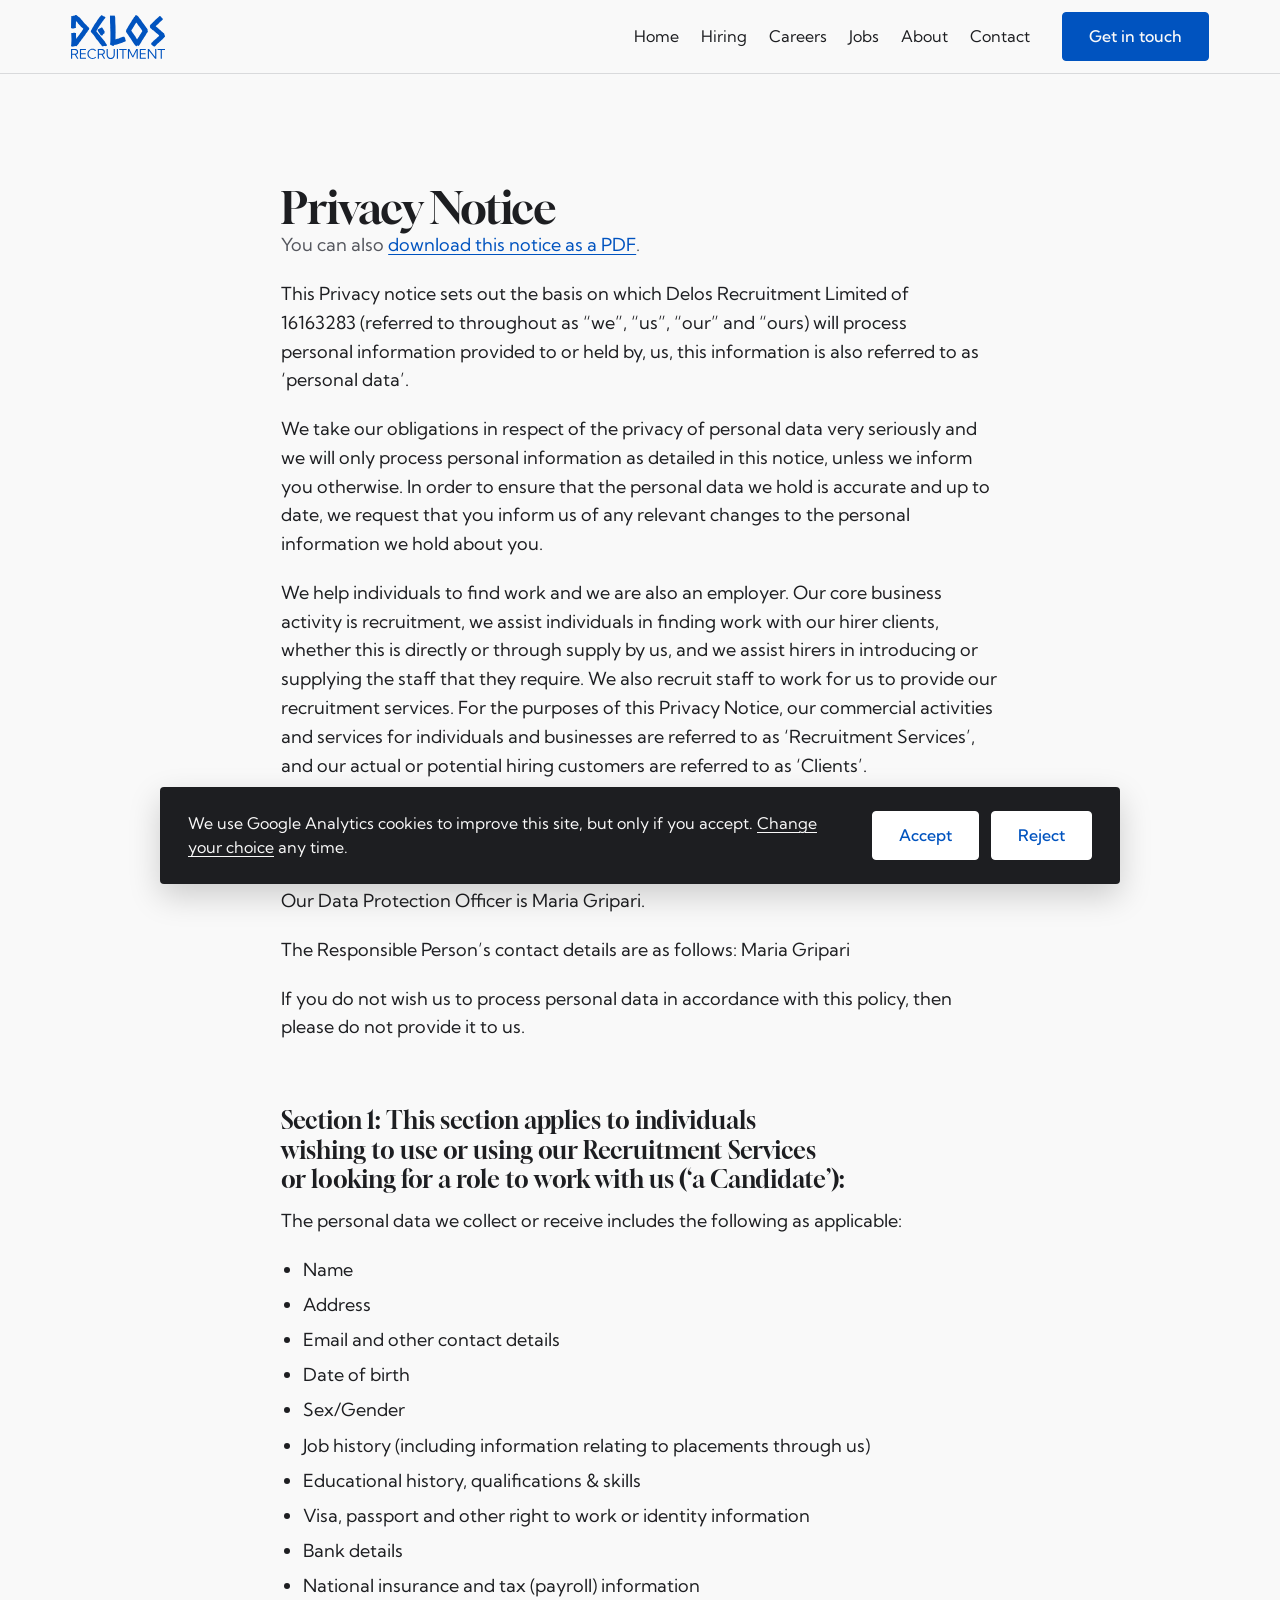
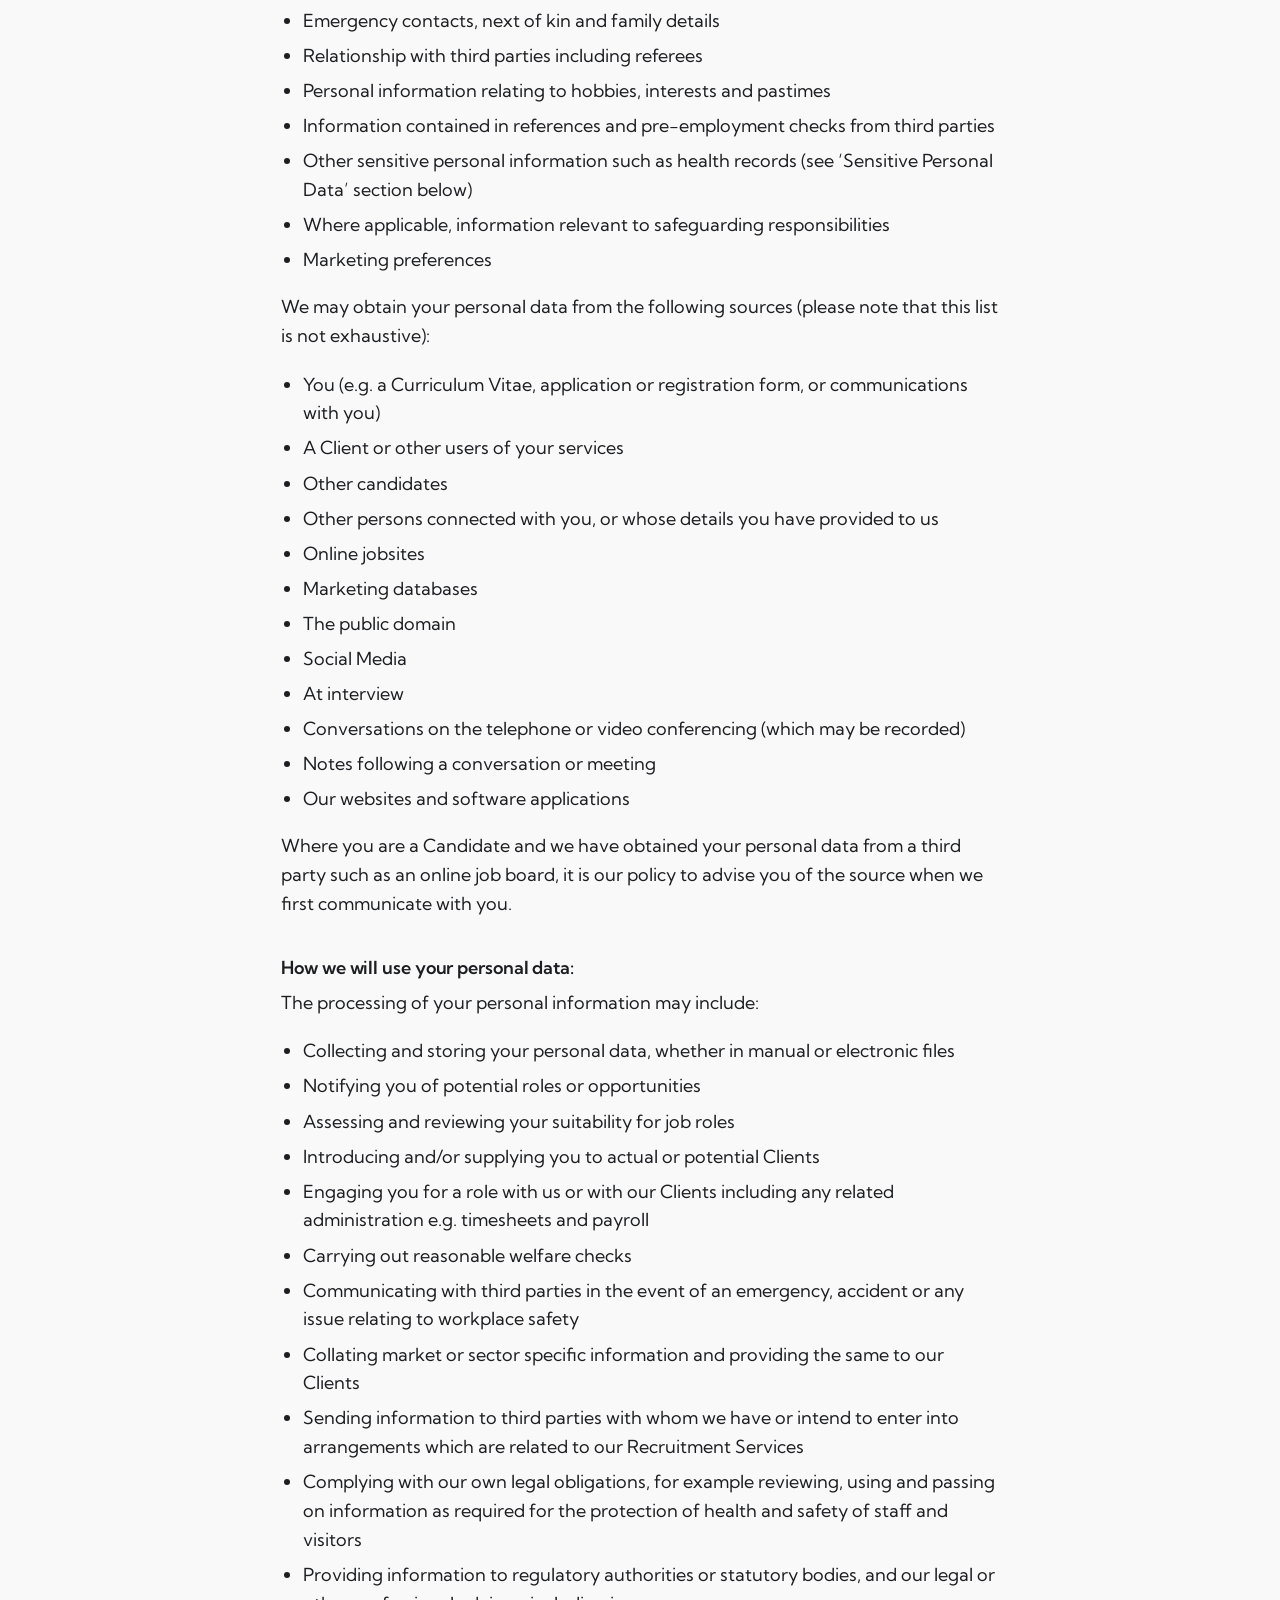
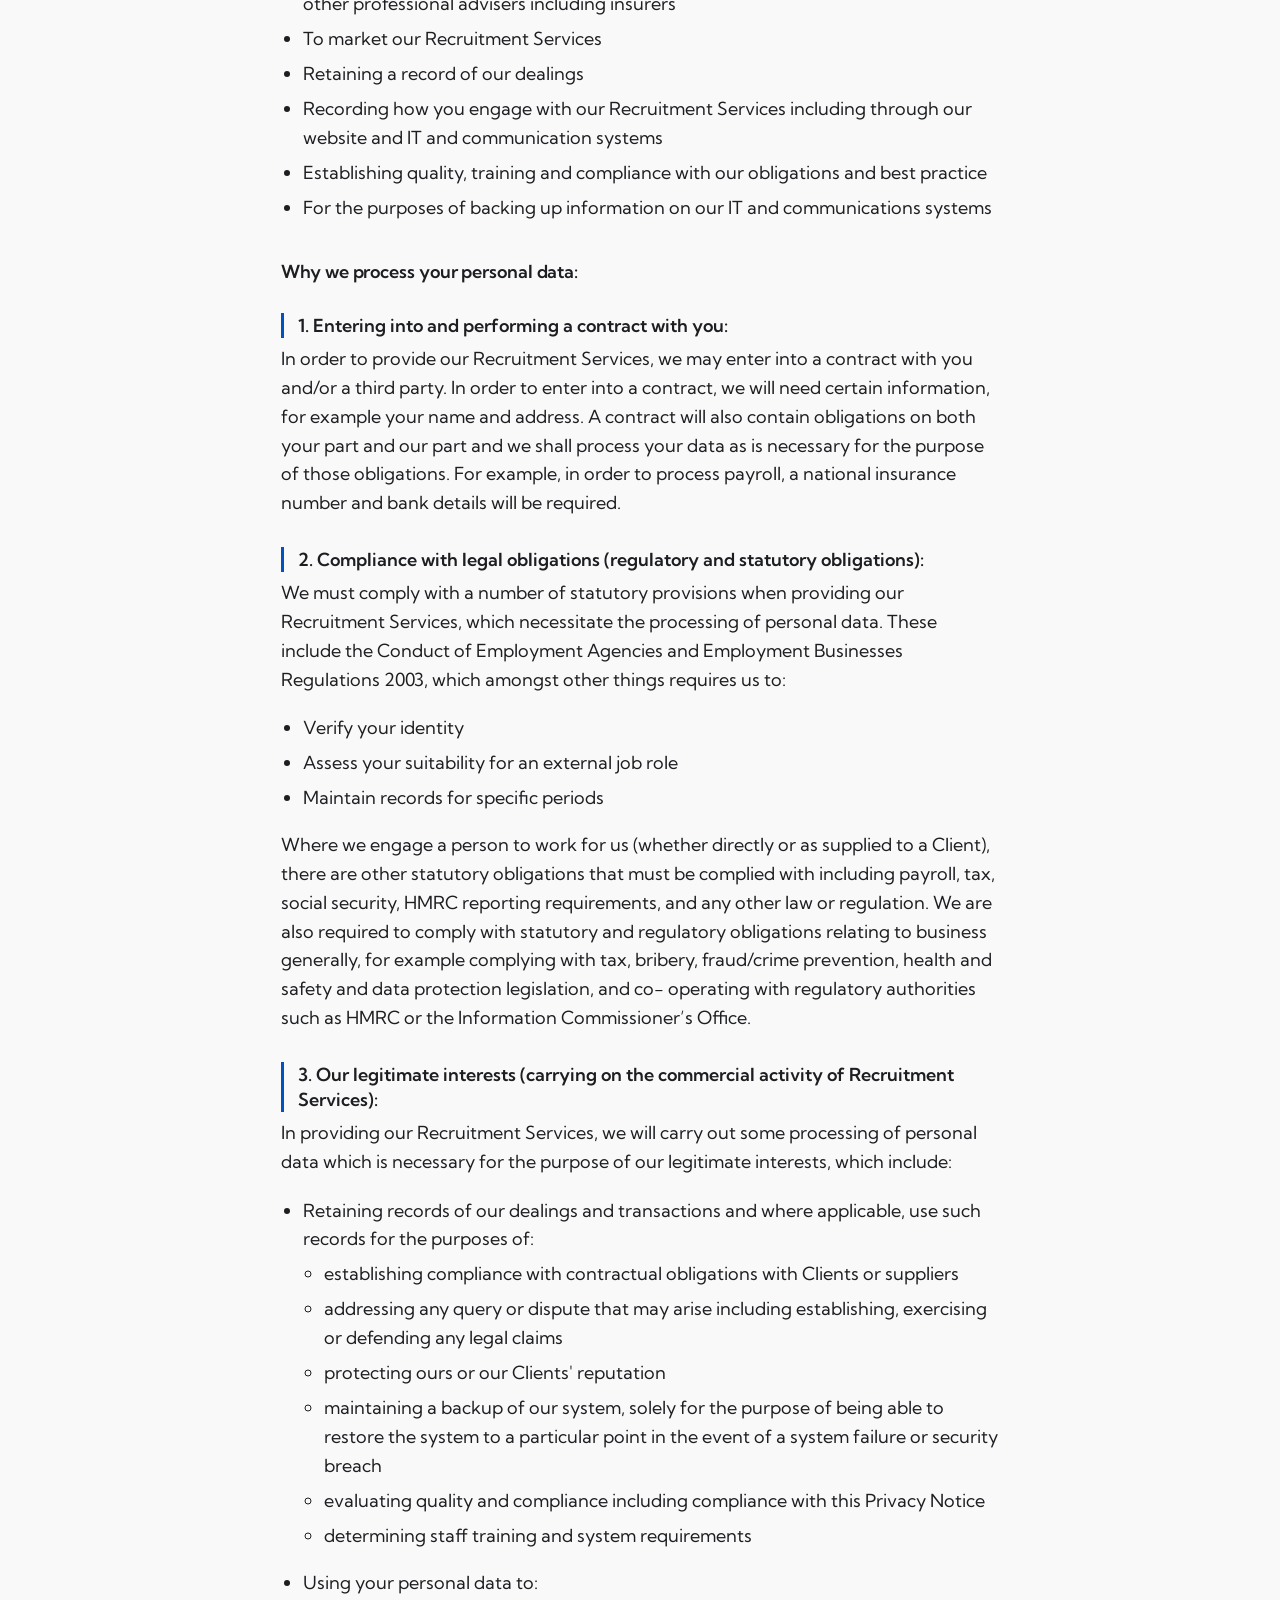
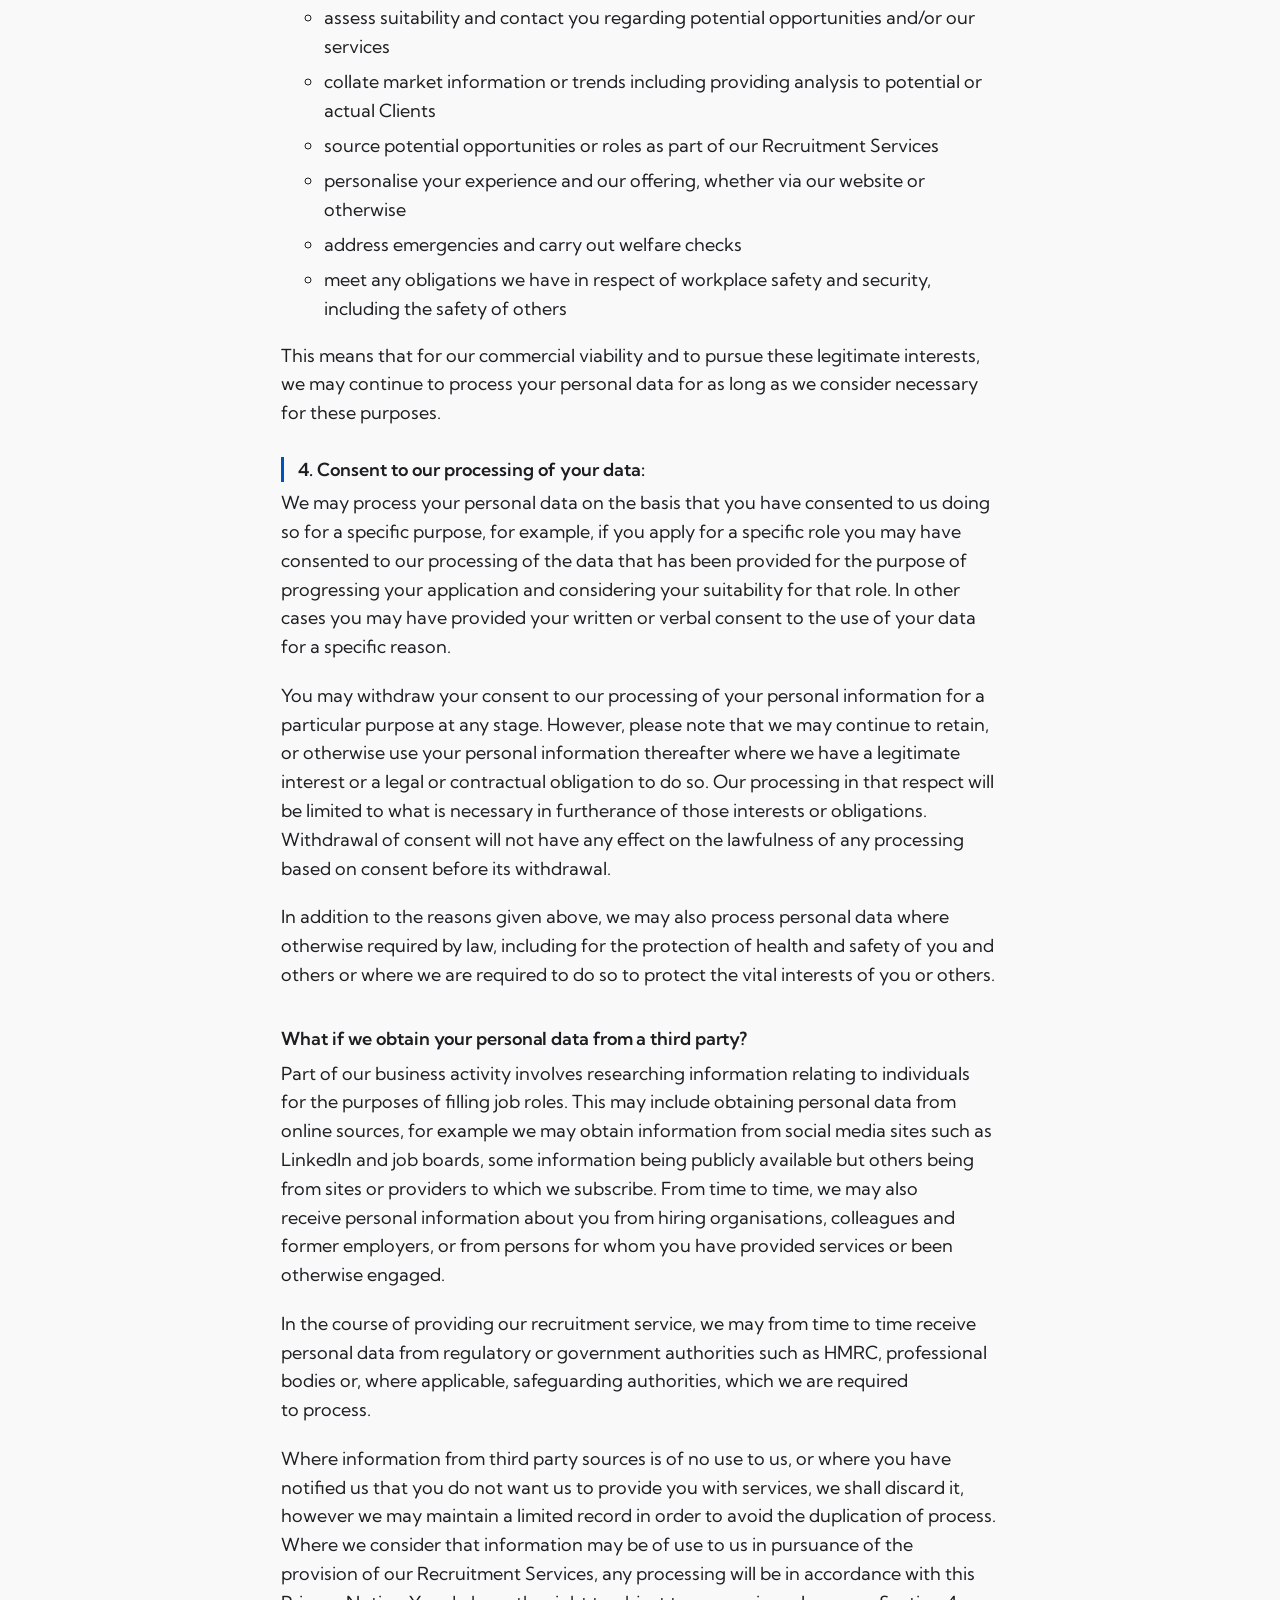
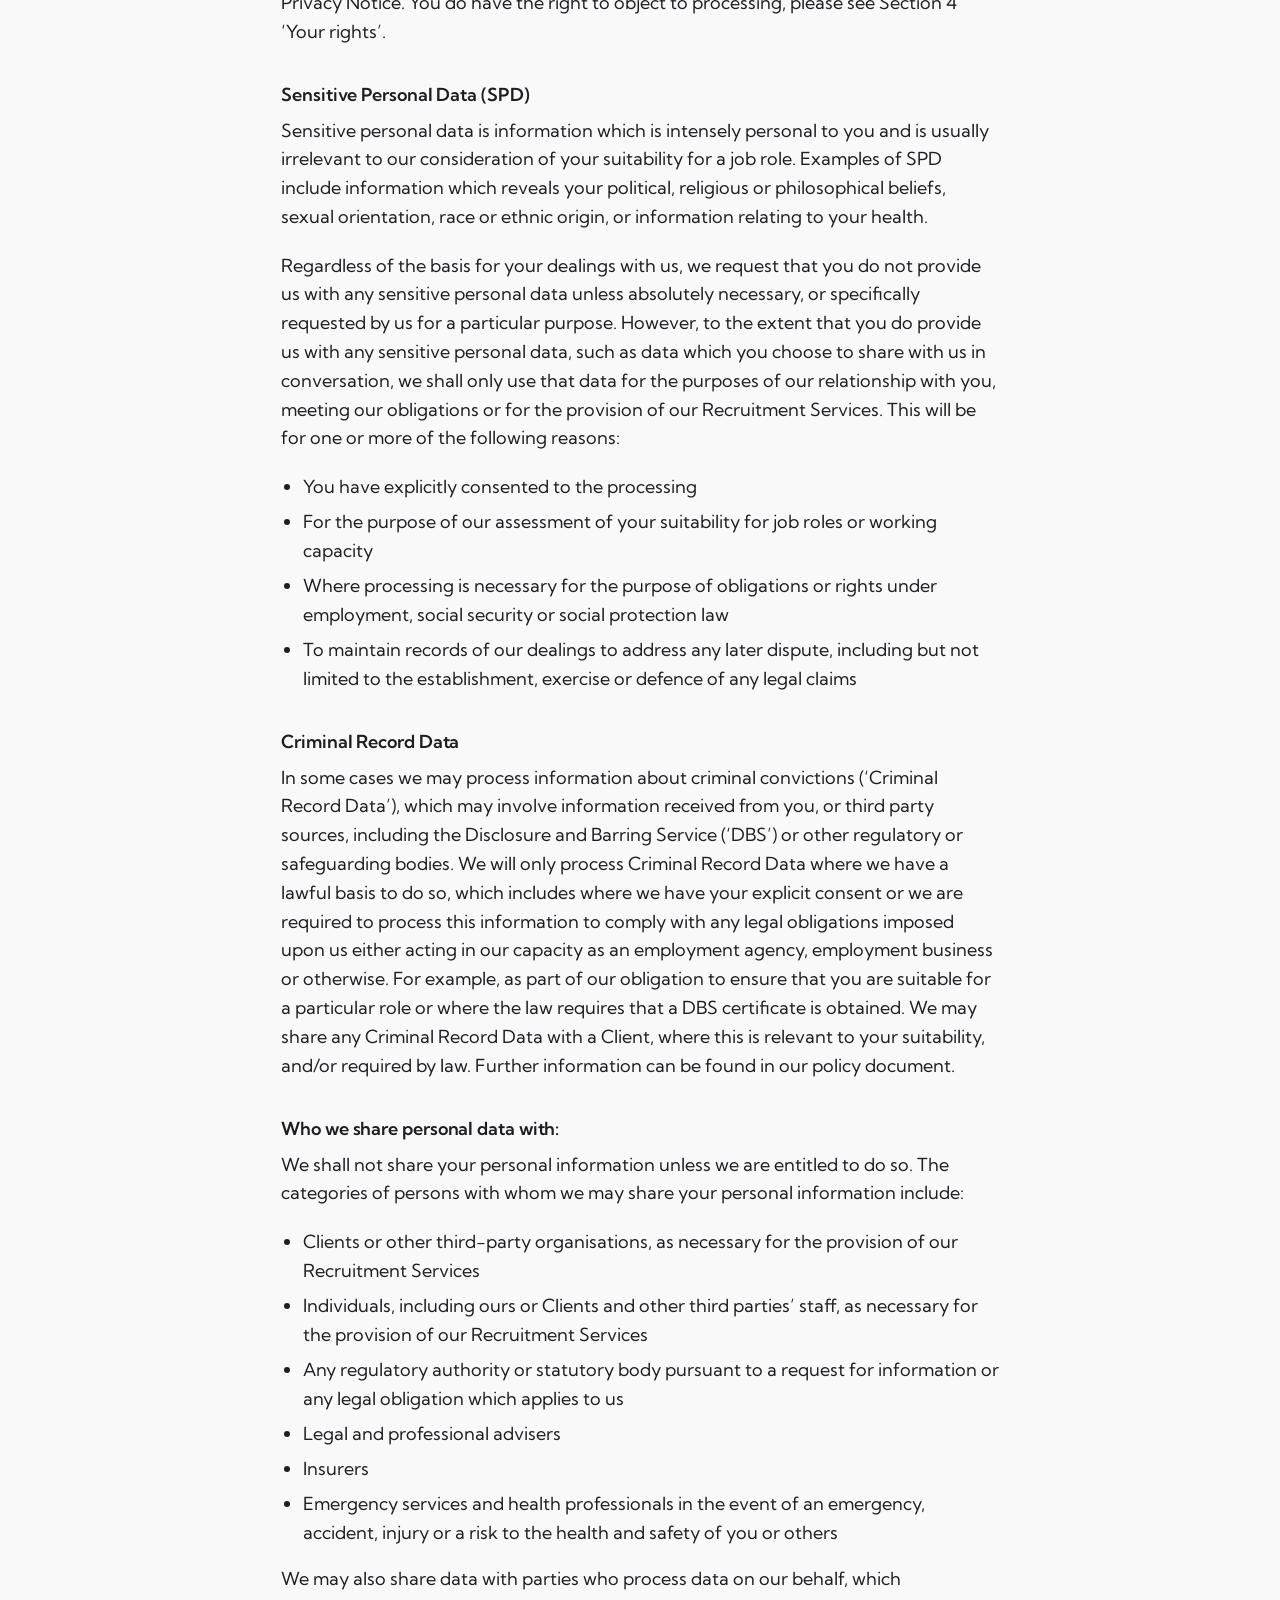
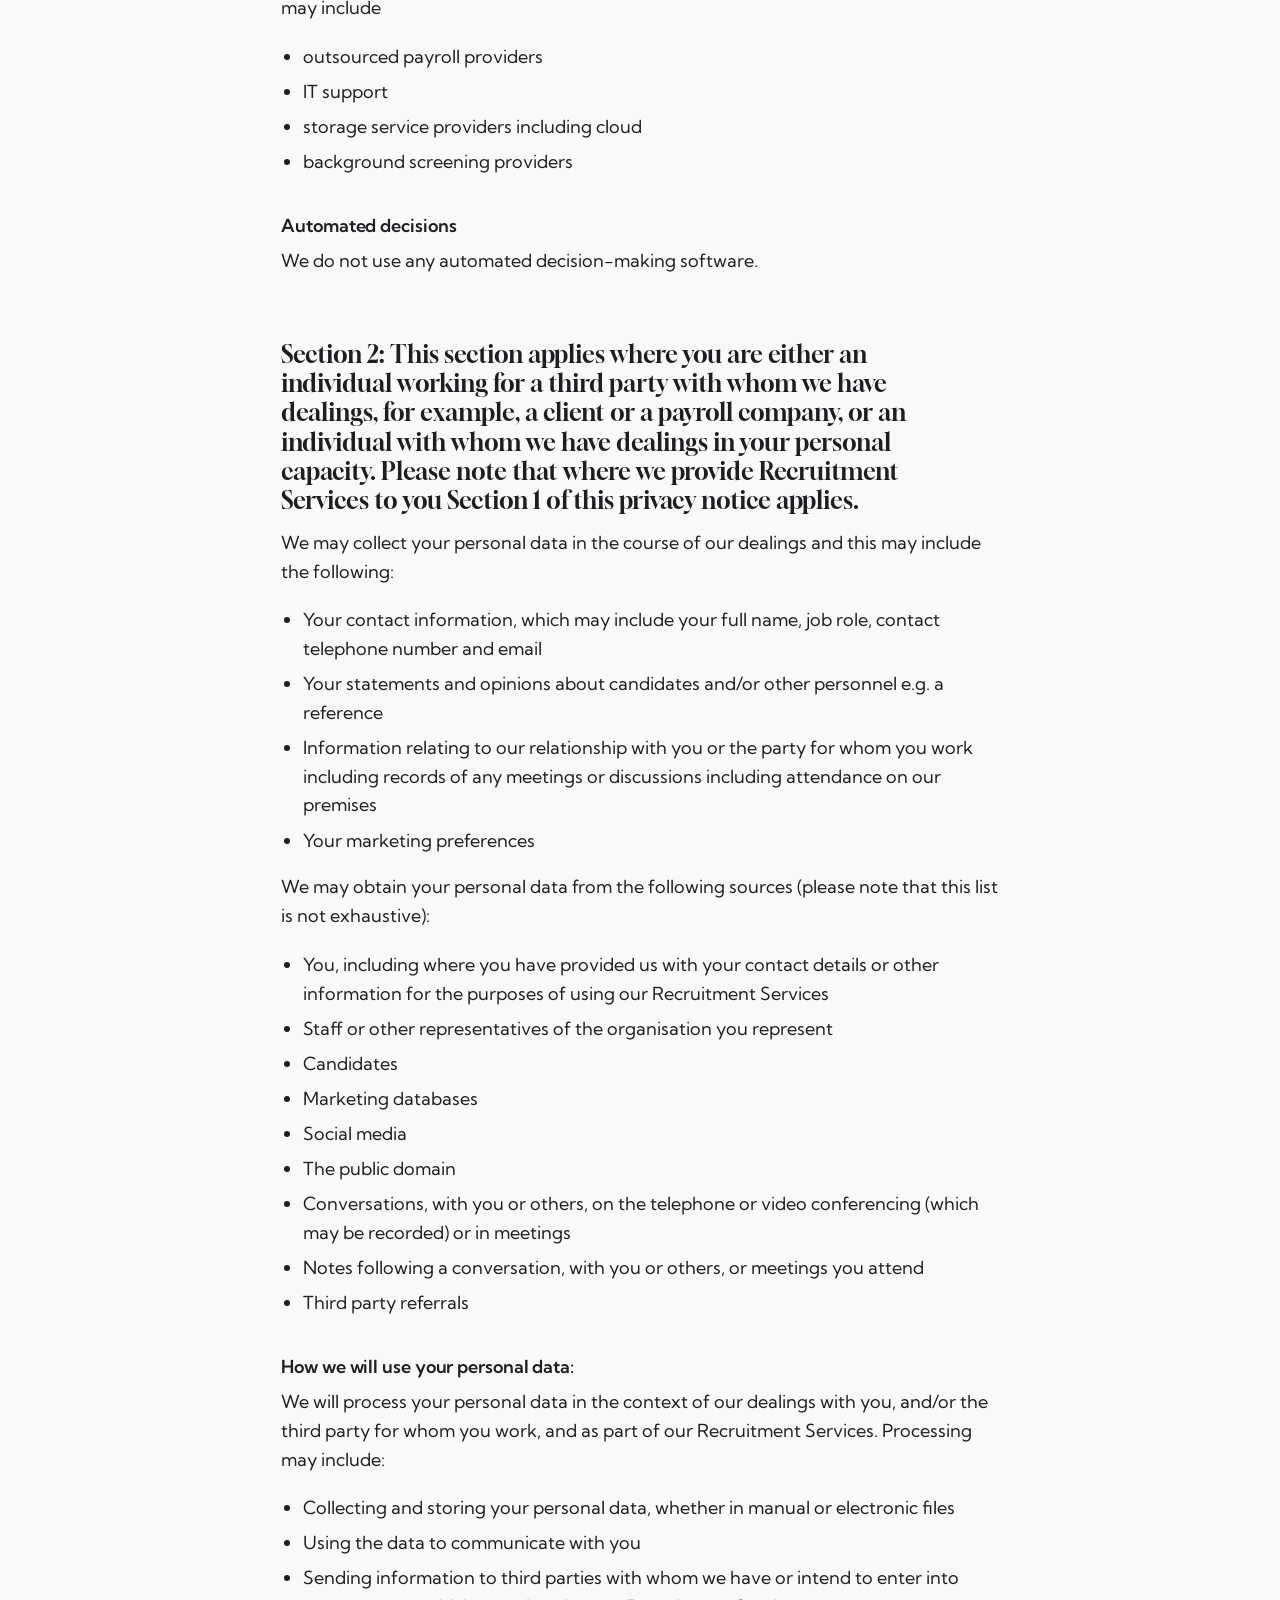
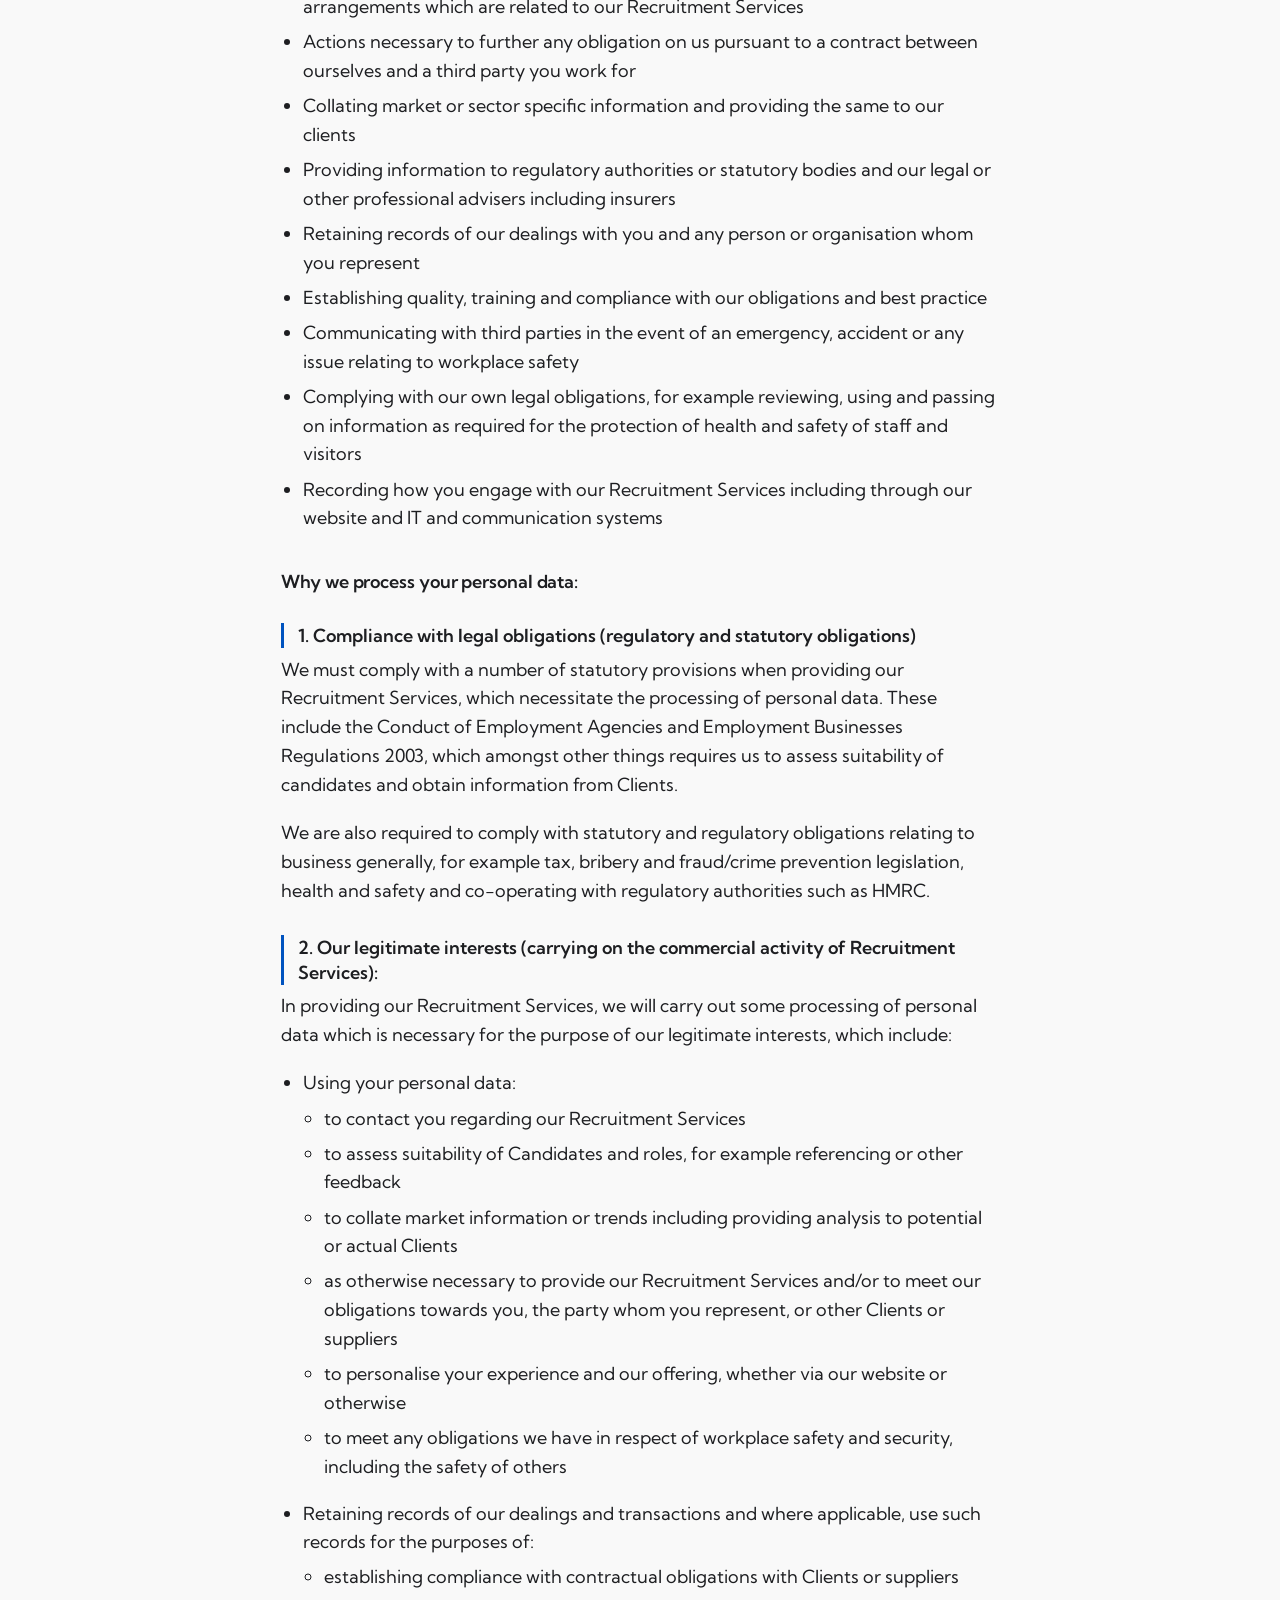
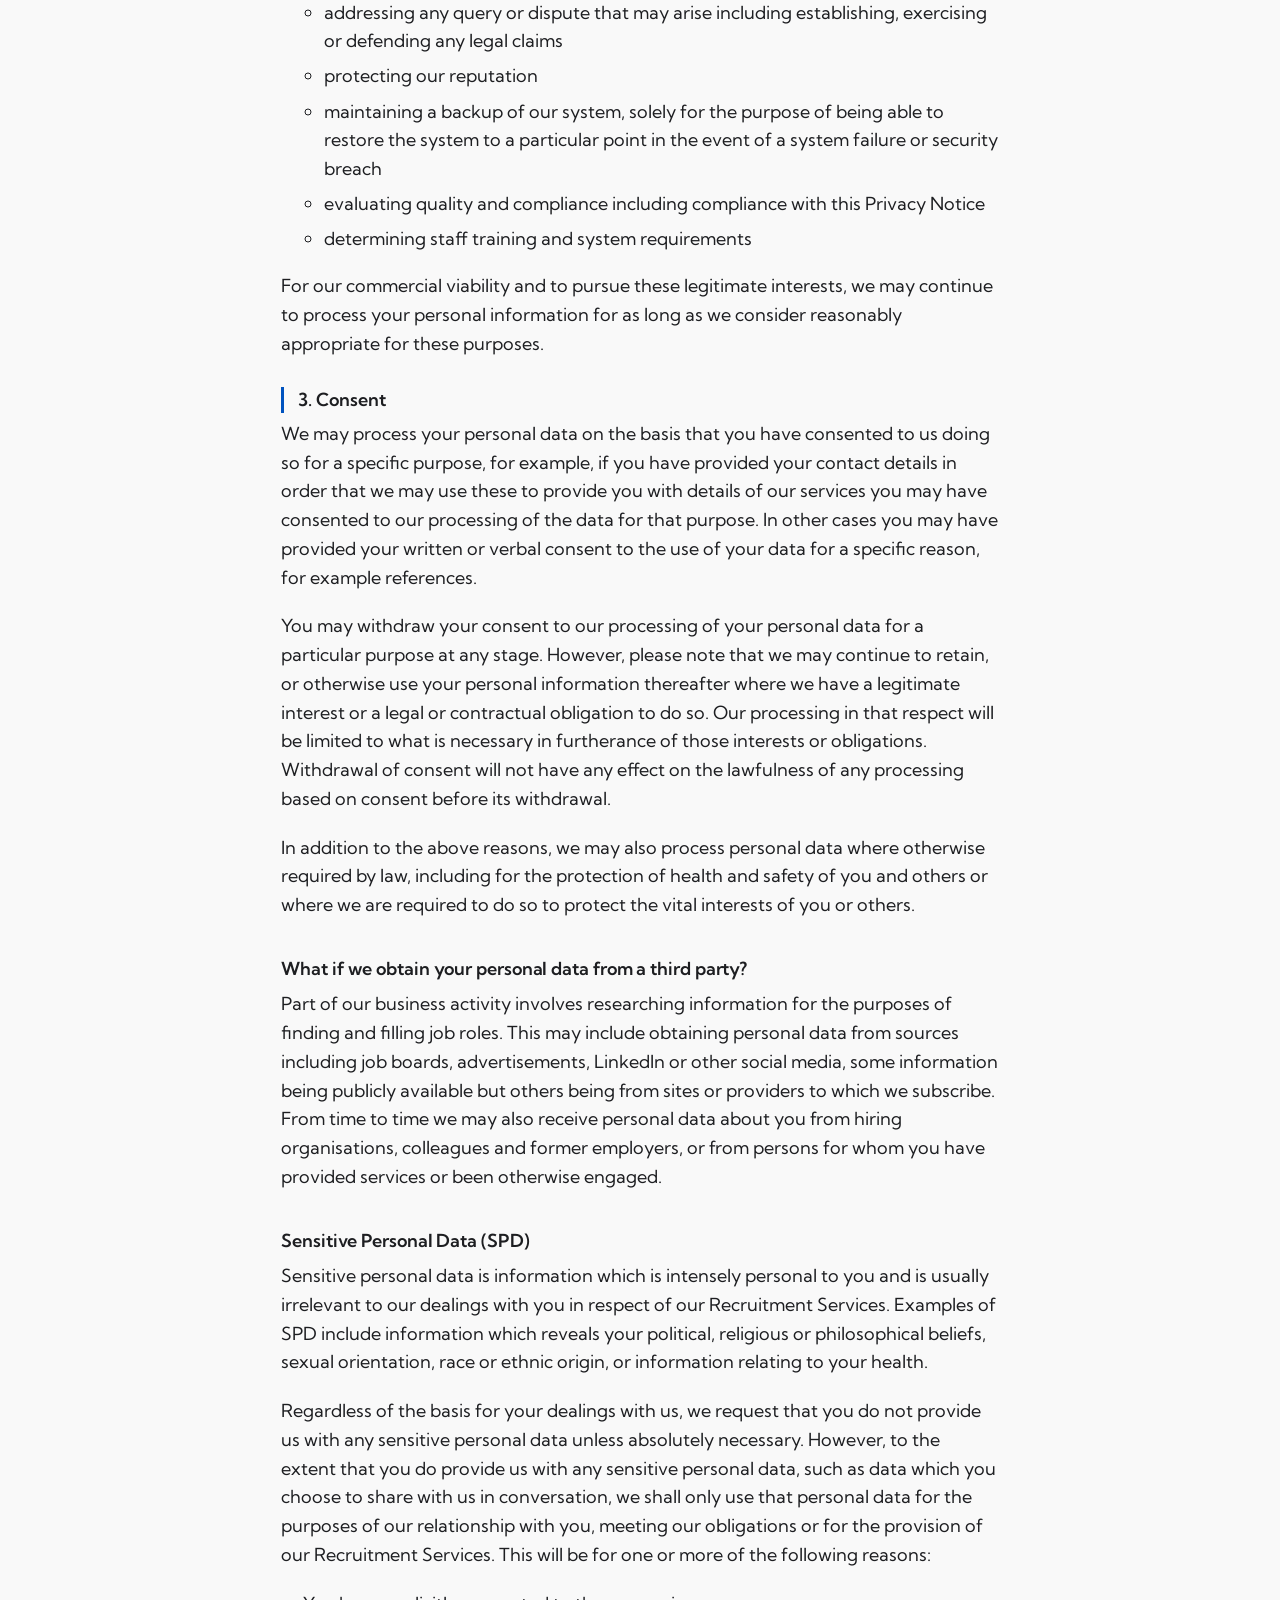
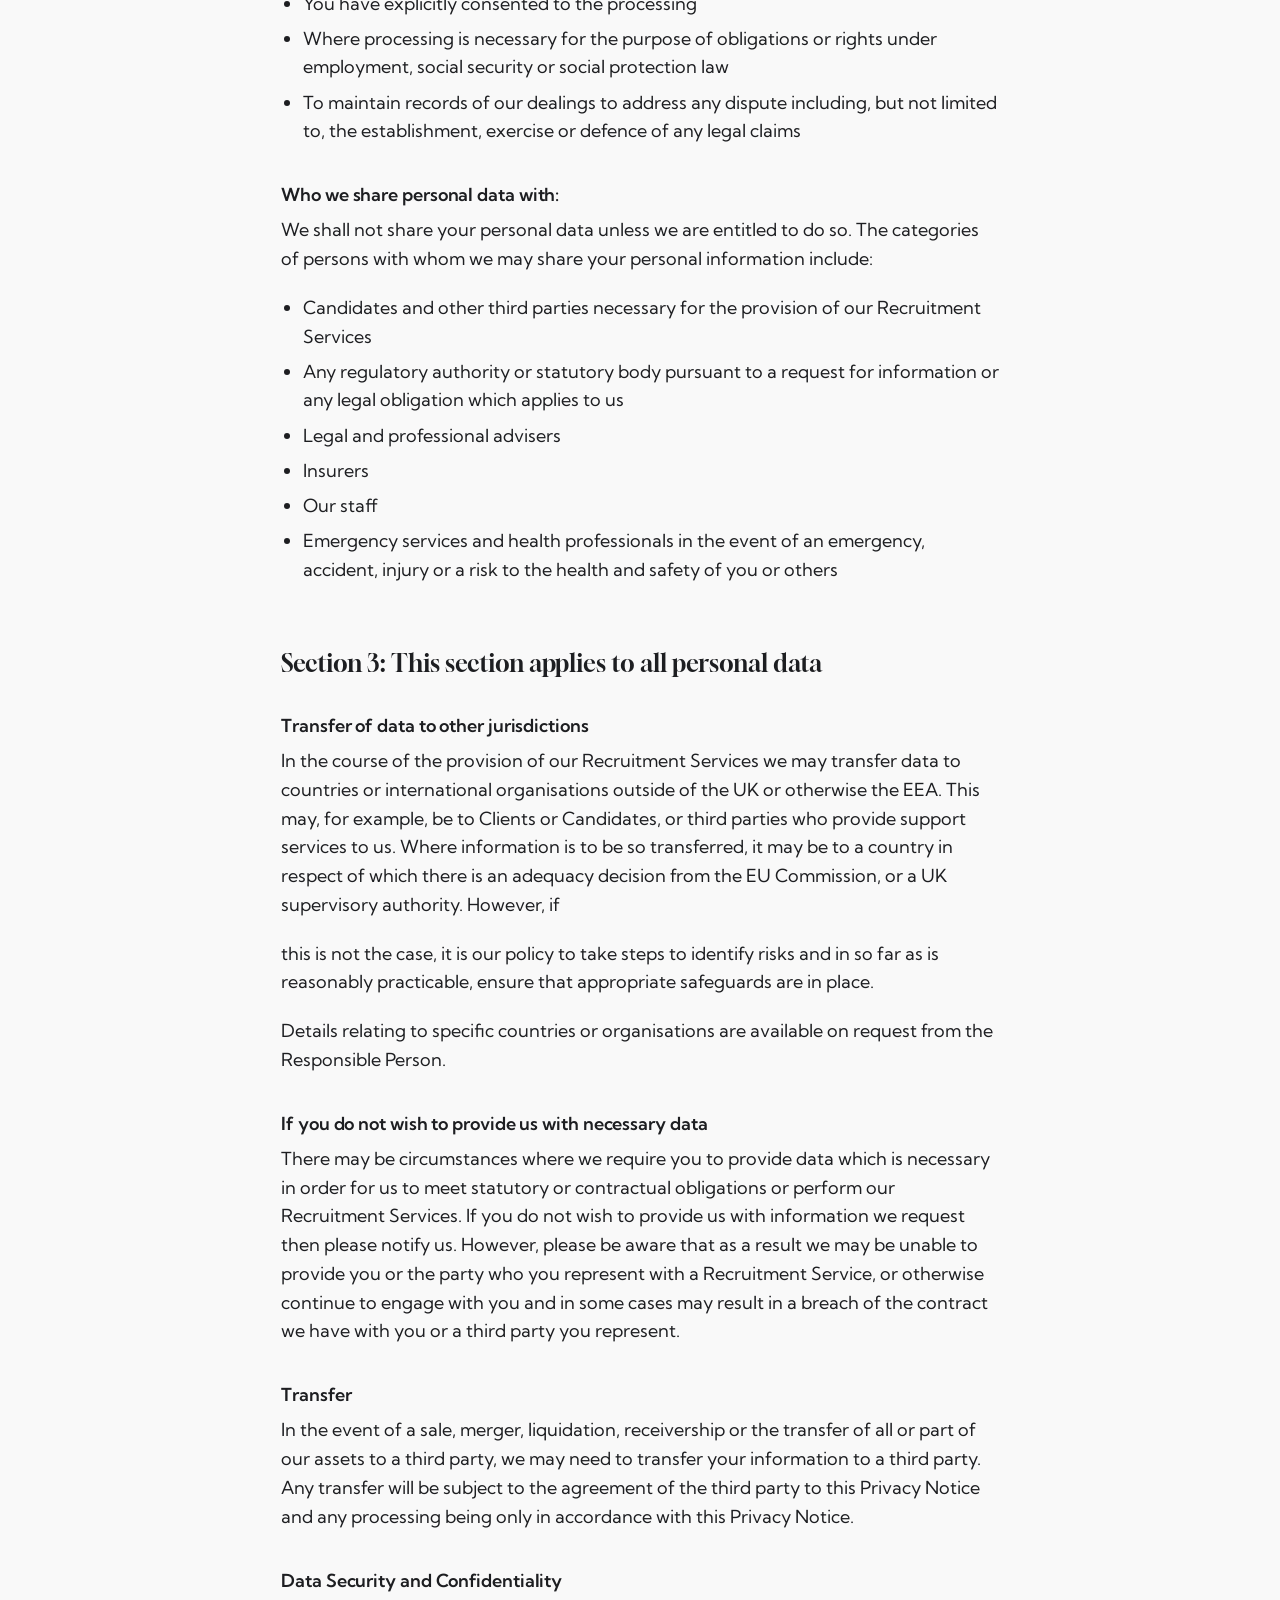
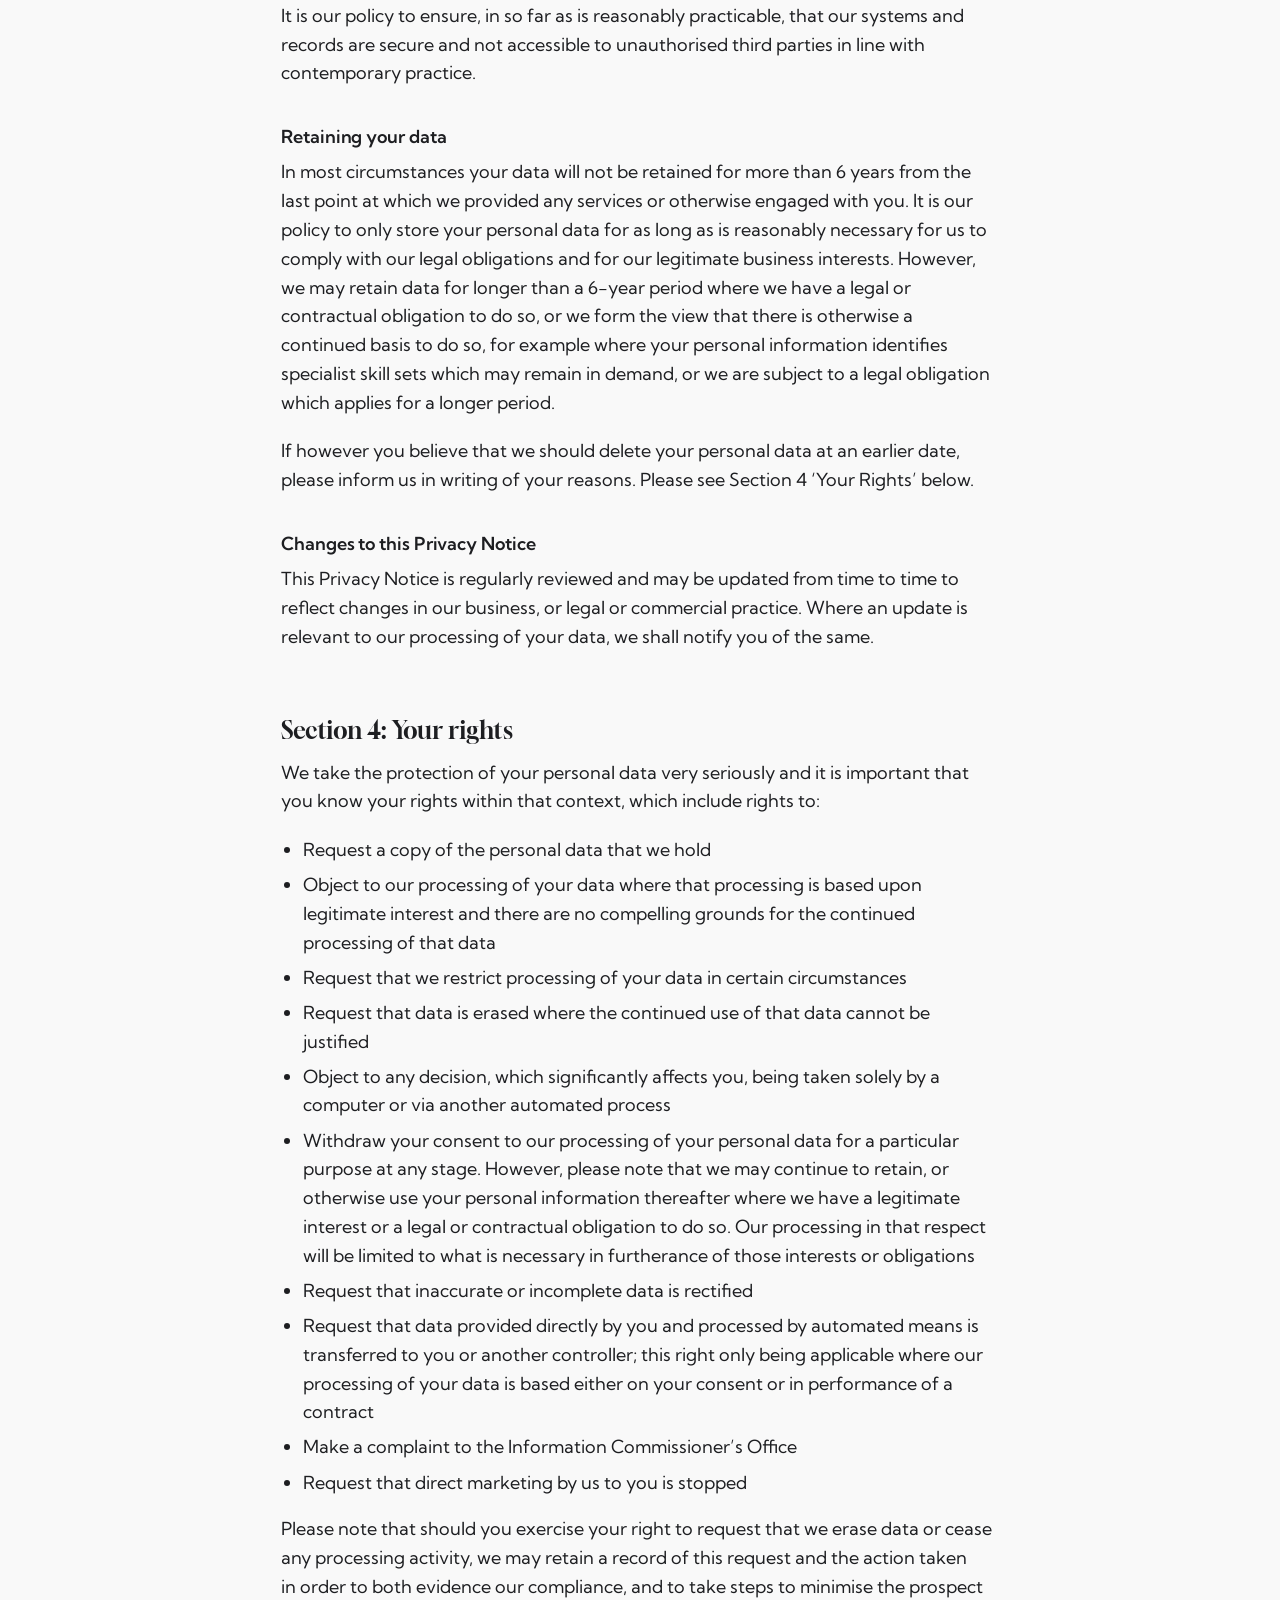
<file: privacy.html>
<!doctype html>
<html lang="en-GB">
<head>
  <meta charset="utf-8">
  <meta name="viewport" content="width=device-width, initial-scale=1">
  <meta http-equiv="Content-Security-Policy" content="default-src 'self'; script-src 'self' https://www.googletagmanager.com; style-src 'self'; font-src 'self'; img-src 'self' https://*.google-analytics.com https://*.googletagmanager.com; connect-src 'self' https://*.google-analytics.com https://*.analytics.google.com https://*.googletagmanager.com; frame-src 'none'; object-src 'none'; base-uri 'self'; form-action 'none'; upgrade-insecure-requests">
  <meta name="referrer" content="strict-origin-when-cross-origin">
  <title>Privacy notice, Delos Recruitment</title>
  <meta name="description" content="How Delos Recruitment Limited collects, uses and protects personal data.">
  <meta name="robots" content="index, follow, max-image-preview:large">
  <link rel="canonical" href="https://delosrecruitment.co.uk/privacy">
  <meta property="og:type" content="website">
  <meta property="og:site_name" content="Delos Recruitment">
  <meta property="og:title" content="Privacy notice, Delos Recruitment">
  <meta property="og:description" content="How Delos Recruitment Limited collects, uses and protects personal data.">
  <meta property="og:url" content="https://delosrecruitment.co.uk/privacy">
  <meta property="og:image" content="https://delosrecruitment.co.uk/assets/social-preview.png">
  <meta property="og:image:width" content="1200">
  <meta property="og:image:height" content="630">
  <meta property="og:image:alt" content="Delos Recruitment logo on Delos Blue">
  <meta property="og:locale" content="en_GB">
  <meta name="twitter:card" content="summary_large_image">
  <meta name="theme-color" content="#F9F9F9">
  <link rel="icon" href="favicon.ico?v=pink2" sizes="48x48">
  <link rel="icon" href="assets/favicon.svg?v=pink2" type="image/svg+xml">
  <link rel="icon" href="assets/favicon-32.png?v=pink2" sizes="32x32" type="image/png">
  <link rel="apple-touch-icon" href="assets/apple-touch-icon.png?v=pink2">
  <link rel="manifest" href="site.webmanifest?v=pink2">
  <link rel="preload" href="fonts/Gloock-Regular.woff2" as="font" type="font/woff2" crossorigin>
  <link rel="preload" href="fonts/KumbhSans-Variable.woff2" as="font" type="font/woff2" crossorigin>
  <script src="assets/js/motion-init.js"></script>
  <link rel="stylesheet" href="styles.css?v=29">
  <script type="application/ld+json">
[
 {
  "@context": "https://schema.org",
  "@type": "EmploymentAgency",
  "@id": "https://delosrecruitment.co.uk/#organisation",
  "name": "Delos Recruitment",
  "legalName": "Delos Recruitment Ltd",
  "url": "https://delosrecruitment.co.uk/",
  "logo": "https://delosrecruitment.co.uk/assets/logo-square.png",
  "image": "https://delosrecruitment.co.uk/assets/social-preview.png",
  "slogan": "Recruitment, without the myths.",
  "description": "We're a specialist Rec2Rec covering all the roles that make a recruitment business work. That includes trainees, recruiters, sales, marketing, operations, and administration. Anything that helps a recruitment business grow, we recruit for it.",
  "email": "hello@delosrecruitment.co.uk",
  "telephone": "+447537142925",
  "foundingDate": "2025-04",
  "founder": {
   "@type": "Person",
   "name": "Maria Gripari",
   "jobTitle": "Founder and Director"
  },
  "identifier": {
   "@type": "PropertyValue",
   "propertyID": "Companies House number",
   "value": "16163283"
  },
  "address": {
   "@type": "PostalAddress",
   "addressRegion": "Surrey",
   "addressCountry": "GB"
  },
  "areaServed": [
   {
    "@type": "AdministrativeArea",
    "name": "Surrey"
   },
   {
    "@type": "AdministrativeArea",
    "name": "Berkshire"
   },
   {
    "@type": "AdministrativeArea",
    "name": "Buckinghamshire"
   },
   {
    "@type": "AdministrativeArea",
    "name": "Hertfordshire"
   },
   {
    "@type": "AdministrativeArea",
    "name": "Kent"
   },
   {
    "@type": "AdministrativeArea",
    "name": "Essex"
   },
   {
    "@type": "AdministrativeArea",
    "name": "East Sussex"
   },
   {
    "@type": "AdministrativeArea",
    "name": "West Sussex"
   },
   {
    "@type": "AdministrativeArea",
    "name": "Hampshire"
   },
   {
    "@type": "AdministrativeArea",
    "name": "Greater London"
   },
   {
    "@type": "AdministrativeArea",
    "name": "Greater Manchester"
   },
   {
    "@type": "Country",
    "name": "United Kingdom"
   }
  ],
  "knowsAbout": [
   "Administration hiring",
   "Interview preparation",
   "Marketing hiring",
   "Operations hiring",
   "Rec2Rec",
   "Recruiter hiring",
   "Recruitment careers",
   "Recruitment to recruitment",
   "Sales hiring",
   "Trainee recruiter hiring",
   "Trainee recruitment consultant hiring"
  ],
  "sameAs": [
   "https://www.linkedin.com/company/delosrecruitment/",
   "https://www.instagram.com/delosrecruitment",
   "https://www.facebook.com/delosrecruitment",
   "https://www.tiktok.com/@delosrecruitment",
   "https://x.com/delos_rec",
   "https://share.google/tXGXv0by0SHzzuIAu",
   "https://find-and-update.company-information.service.gov.uk/company/16163283"
  ],
  "contactPoint": {
   "@type": "ContactPoint",
   "contactType": "customer service",
   "email": "hello@delosrecruitment.co.uk",
   "telephone": "+447537142925",
   "areaServed": "GB",
   "availableLanguage": "English"
  }
 },
 {
  "@context": "https://schema.org",
  "@type": "WebPage",
  "@id": "https://delosrecruitment.co.uk/privacy",
  "url": "https://delosrecruitment.co.uk/privacy",
  "name": "Privacy notice, Delos Recruitment",
  "description": "How Delos Recruitment Limited collects, uses and protects personal data.",
  "inLanguage": "en-GB",
  "isPartOf": {
   "@type": "WebSite",
   "name": "Delos Recruitment",
   "url": "https://delosrecruitment.co.uk/"
  },
  "publisher": {
   "@id": "https://delosrecruitment.co.uk/#organisation"
  }
 }
]
  </script>
</head>
<body>
  <a class="skip" href="#main">Skip to main content</a>
  <header class="site-header">
    <div class="wrap">
      <a class="logo" href="/"><img src="assets/logo-blue.svg" alt="Delos Recruitment, home" width="94" height="44"></a>
      <a class="btn header-cta" href="/contact">Get in touch</a>
      <nav aria-label="Main">
        <ul class="nav">
          <li><a href="/">Home</a></li>
          <li><a href="/hiring">Hiring</a></li>
          <li><a href="/careers">Careers</a></li>
          <li><a href="/jobs">Jobs</a></li>
          <li><a href="/about">About</a></li>
          <li><a href="/contact">Contact</a></li>
        </ul>
      </nav>
    </div>
  </header>

  <main id="main">
    <section class="hero">
      <div class="wrap narrow legal">
        <h1>Privacy Notice</h1>
        <p class="muted">You can also <a href="assets/privacy-notice.pdf">download this notice as a PDF</a>.</p>
<p>This Privacy notice sets out the basis on which Delos Recruitment Limited of 16163283 (referred to throughout as “we”, “us”, “our” and “ours) will process personal information provided to or held by, us, this information is also referred to as ‘personal data’.</p>
<p>We take our obligations in respect of the privacy of personal data very seriously and we will only process personal information as detailed in this notice, unless we inform you otherwise. In order to ensure that the personal data we hold is accurate and up to date, we request that you inform us of any relevant changes to the personal information we hold about you.</p>
<p>We help individuals to find work and we are also an employer. Our core business activity is recruitment, we assist individuals in finding work with our hirer clients, whether this is directly or through supply by us, and we assist hirers in introducing or supplying the staff that they require. We also recruit staff to work for us to provide our recruitment services. For the purposes of this Privacy Notice, our commercial activities and services for individuals and businesses are referred to as ‘Recruitment Services’, and our actual or potential hiring customers are referred to as ‘Clients’.</p>
<h2>Responsible person</h2>
<p>Our Data Protection Officer is Maria Gripari.</p>
<p>The Responsible Person’s contact details are as follows: Maria Gripari</p>
<p>If you do not wish us to process personal data in accordance with this policy, then please do not provide it to us.</p>
<h2>Section 1: This section applies to individuals wishing to use or using our Recruitment Services or looking for a role to work with us (‘a Candidate’):</h2>
<p>The personal data we collect or receive includes the following as applicable:</p>
<ul>
<li>Name</li>
<li>Address</li>
<li>Email and other contact details</li>
<li>Date of birth</li>
<li>Sex/Gender</li>
<li>Job history (including information relating to placements through us)</li>
<li>Educational history, qualifications &amp; skills</li>
<li>Visa, passport and other right to work or identity information</li>
<li>Bank details</li>
<li>National insurance and tax (payroll) information</li>
<li>Emergency contacts, next of kin and family details</li>
<li>Relationship with third parties including referees</li>
<li>Personal information relating to hobbies, interests and pastimes</li>
<li>Information contained in references and pre-employment checks from third parties</li>
<li>Other sensitive personal information such as health records (see ‘Sensitive Personal Data’ section below)</li>
<li>Where applicable, information relevant to safeguarding responsibilities</li>
<li>Marketing preferences</li>
</ul>
<p>We may obtain your personal data from the following sources (please note that this list is not exhaustive):</p>
<ul>
<li>You (e.g. a Curriculum Vitae, application or registration form, or communications with you)</li>
<li>A Client or other users of your services</li>
<li>Other candidates</li>
<li>Other persons connected with you, or whose details you have provided to us</li>
<li>Online jobsites</li>
<li>Marketing databases</li>
<li>The public domain</li>
<li>Social Media</li>
<li>At interview</li>
<li>Conversations on the telephone or video conferencing (which may be recorded)</li>
<li>Notes following a conversation or meeting</li>
<li>Our websites and software applications</li>
</ul>
<p>Where you are a Candidate and we have obtained your personal data from a third party such as an online job board, it is our policy to advise you of the source when we first communicate with you.</p>
<h3>How we will use your personal data:</h3>
<p>The processing of your personal information may include:</p>
<ul>
<li>Collecting and storing your personal data, whether in manual or electronic files</li>
<li>Notifying you of potential roles or opportunities</li>
<li>Assessing and reviewing your suitability for job roles</li>
<li>Introducing and/or supplying you to actual or potential Clients</li>
<li>Engaging you for a role with us or with our Clients including any related administration e.g. timesheets and payroll</li>
<li>Carrying out reasonable welfare checks</li>
<li>Communicating with third parties in the event of an emergency, accident or any issue relating to workplace safety</li>
<li>Collating market or sector specific information and providing the same to our Clients</li>
<li>Sending information to third parties with whom we have or intend to enter into arrangements which are related to our Recruitment Services</li>
<li>Complying with our own legal obligations, for example reviewing, using and passing on information as required for the protection of health and safety of staff and visitors</li>
<li>Providing information to regulatory authorities or statutory bodies, and our legal or other professional advisers including insurers</li>
<li>To market our Recruitment Services</li>
<li>Retaining a record of our dealings</li>
<li>Recording how you engage with our Recruitment Services including through our website and IT and communication systems</li>
<li>Establishing quality, training and compliance with our obligations and best practice</li>
<li>For the purposes of backing up information on our IT and communications systems</li>
</ul>
<h3>Why we process your personal data:</h3>
<h4>1. Entering into and performing a contract with you:</h4>
<p>In order to provide our Recruitment Services, we may enter into a contract with you and/or a third party. In order to enter into a contract, we will need certain information, for example your name and address. A contract will also contain obligations on both your part and our part and we shall process your data as is necessary for the purpose of those obligations. For example, in order to process payroll, a national insurance number and bank details will be required.</p>
<h4>2. Compliance with legal obligations (regulatory and statutory obligations):</h4>
<p>We must comply with a number of statutory provisions when providing our Recruitment Services, which necessitate the processing of personal data. These include the Conduct of Employment Agencies and Employment Businesses Regulations 2003, which amongst other things requires us to:</p>
<ul>
<li>Verify your identity</li>
<li>Assess your suitability for an external job role</li>
<li>Maintain records for specific periods</li>
</ul>
<p>Where we engage a person to work for us (whether directly or as supplied to a Client), there are other statutory obligations that must be complied with including payroll, tax, social security, HMRC reporting requirements, and any other law or regulation. We are also required to comply with statutory and regulatory obligations relating to business generally, for example complying with tax, bribery, fraud/crime prevention, health and safety and data protection legislation, and co- operating with regulatory authorities such as HMRC or the Information Commissioner’s Office.</p>
<h4>3. Our legitimate interests (carrying on the commercial activity of Recruitment Services):</h4>
<p>In providing our Recruitment Services, we will carry out some processing of personal data which is necessary for the purpose of our legitimate interests, which include:</p>
<ul>
<li>Retaining records of our dealings and transactions and where applicable, use such records for the purposes of:<ul><li>establishing compliance with contractual obligations with Clients or suppliers</li><li>addressing any query or dispute that may arise including establishing, exercising or defending any legal claims</li><li>protecting ours or our Clients&#x27; reputation</li><li>maintaining a backup of our system, solely for the purpose of being able to restore the system to a particular point in the event of a system failure or security breach</li><li>evaluating quality and compliance including compliance with this Privacy Notice</li><li>determining staff training and system requirements</li></ul></li>
<li>Using your personal data to:<ul><li>assess suitability and contact you regarding potential opportunities and/or our services</li><li>collate market information or trends including providing analysis to potential or actual Clients</li><li>source potential opportunities or roles as part of our Recruitment Services</li><li>personalise your experience and our offering, whether via our website or otherwise</li><li>address emergencies and carry out welfare checks</li><li>meet any obligations we have in respect of workplace safety and security, including the safety of others</li></ul></li>
</ul>
<p>This means that for our commercial viability and to pursue these legitimate interests, we may continue to process your personal data for as long as we consider necessary for these purposes.</p>
<h4>4. Consent to our processing of your data:</h4>
<p>We may process your personal data on the basis that you have consented to us doing so for a specific purpose, for example, if you apply for a specific role you may have consented to our processing of the data that has been provided for the purpose of progressing your application and considering your suitability for that role. In other cases you may have provided your written or verbal consent to the use of your data for a specific reason.</p>
<p>You may withdraw your consent to our processing of your personal information for a particular purpose at any stage. However, please note that we may continue to retain, or otherwise use your personal information thereafter where we have a legitimate interest or a legal or contractual obligation to do so. Our processing in that respect will be limited to what is necessary in furtherance of those interests or obligations. Withdrawal of consent will not have any effect on the lawfulness of any processing based on consent before its withdrawal.</p>
<p>In addition to the reasons given above, we may also process personal data where otherwise required by law, including for the protection of health and safety of you and others or where we are required to do so to protect the vital interests of you or others.</p>
<h3>What if we obtain your personal data from a third party?</h3>
<p>Part of our business activity involves researching information relating to individuals for the purposes of filling job roles. This may include obtaining personal data from online sources, for example we may obtain information from social media sites such as LinkedIn and job boards, some information being publicly available but others being from sites or providers to which we subscribe. From time to time, we may also receive personal information about you from hiring organisations, colleagues and former employers, or from persons for whom you have provided services or been otherwise engaged.</p>
<p>In the course of providing our recruitment service, we may from time to time receive personal data from regulatory or government authorities such as HMRC, professional bodies or, where applicable, safeguarding authorities, which we are required to process.</p>
<p>Where information from third party sources is of no use to us, or where you have notified us that you do not want us to provide you with services, we shall discard it, however we may maintain a limited record in order to avoid the duplication of process. Where we consider that information may be of use to us in pursuance of the provision of our Recruitment Services, any processing will be in accordance with this Privacy Notice. You do have the right to object to processing, please see Section 4 ‘Your rights’.</p>
<h3>Sensitive Personal Data (SPD)</h3>
<p>Sensitive personal data is information which is intensely personal to you and is usually irrelevant to our consideration of your suitability for a job role. Examples of SPD include information which reveals your political, religious or philosophical beliefs, sexual orientation, race or ethnic origin, or information relating to your health.</p>
<p>Regardless of the basis for your dealings with us, we request that you do not provide us with any sensitive personal data unless absolutely necessary, or specifically requested by us for a particular purpose. However, to the extent that you do provide us with any sensitive personal data, such as data which you choose to share with us in conversation, we shall only use that data for the purposes of our relationship with you, meeting our obligations or for the provision of our Recruitment Services. This will be for one or more of the following reasons:</p>
<ul>
<li>You have explicitly consented to the processing</li>
<li>For the purpose of our assessment of your suitability for job roles or working capacity</li>
<li>Where processing is necessary for the purpose of obligations or rights under employment, social security or social protection law</li>
<li>To maintain records of our dealings to address any later dispute, including but not limited to the establishment, exercise or defence of any legal claims</li>
</ul>
<h3>Criminal Record Data</h3>
<p>In some cases we may process information about criminal convictions (‘Criminal Record Data’), which may involve information received from you, or third party sources, including the Disclosure and Barring Service (‘DBS’) or other regulatory or safeguarding bodies. We will only process Criminal Record Data where we have a lawful basis to do so, which includes where we have your explicit consent or we are required to process this information to comply with any legal obligations imposed upon us either acting in our capacity as an employment agency, employment business or otherwise. For example, as part of our obligation to ensure that you are suitable for a particular role or where the law requires that a DBS certificate is obtained. We may share any Criminal Record Data with a Client, where this is relevant to your suitability, and/or required by law. Further information can be found in our policy document.</p>
<h3>Who we share personal data with:</h3>
<p>We shall not share your personal information unless we are entitled to do so. The categories of persons with whom we may share your personal information include:</p>
<ul>
<li>Clients or other third-party organisations, as necessary for the provision of our Recruitment Services</li>
<li>Individuals, including ours or Clients and other third parties’ staff, as necessary for the provision of our Recruitment Services</li>
<li>Any regulatory authority or statutory body pursuant to a request for information or any legal obligation which applies to us</li>
<li>Legal and professional advisers</li>
<li>Insurers</li>
<li>Emergency services and health professionals in the event of an emergency, accident, injury or a risk to the health and safety of you or others</li>
</ul>
<p>We may also share data with parties who process data on our behalf, which may include</p>
<ul>
<li>outsourced payroll providers</li>
<li>IT support</li>
<li>storage service providers including cloud</li>
<li>background screening providers</li>
</ul>
<h3>Automated decisions</h3>
<p>We do not use any automated decision-making software.</p>
<h2>Section 2: This section applies where you are either an individual working for a third party with whom we have dealings, for example, a client or a payroll company, or an individual with whom we have dealings in your personal capacity. Please note that where we provide Recruitment Services to you Section 1 of this privacy notice applies.</h2>
<p>We may collect your personal data in the course of our dealings and this may include the following:</p>
<ul>
<li>Your contact information, which may include your full name, job role, contact telephone number and email</li>
<li>Your statements and opinions about candidates and/or other personnel e.g. a reference</li>
<li>Information relating to our relationship with you or the party for whom you work including records of any meetings or discussions including attendance on our premises</li>
<li>Your marketing preferences</li>
</ul>
<p>We may obtain your personal data from the following sources (please note that this list is not exhaustive):</p>
<ul>
<li>You, including where you have provided us with your contact details or other information for the purposes of using our Recruitment Services</li>
<li>Staff or other representatives of the organisation you represent</li>
<li>Candidates</li>
<li>Marketing databases</li>
<li>Social media</li>
<li>The public domain</li>
<li>Conversations, with you or others, on the telephone or video conferencing (which may be recorded) or in meetings</li>
<li>Notes following a conversation, with you or others, or meetings you attend</li>
<li>Third party referrals</li>
</ul>
<h3>How we will use your personal data:</h3>
<p>We will process your personal data in the context of our dealings with you, and/or the third party for whom you work, and as part of our Recruitment Services. Processing may include:</p>
<ul>
<li>Collecting and storing your personal data, whether in manual or electronic files</li>
<li>Using the data to communicate with you</li>
<li>Sending information to third parties with whom we have or intend to enter into arrangements which are related to our Recruitment Services</li>
<li>Actions necessary to further any obligation on us pursuant to a contract between ourselves and a third party you work for</li>
<li>Collating market or sector specific information and providing the same to our clients</li>
<li>Providing information to regulatory authorities or statutory bodies and our legal or other professional advisers including insurers</li>
<li>Retaining records of our dealings with you and any person or organisation whom you represent</li>
<li>Establishing quality, training and compliance with our obligations and best practice</li>
<li>Communicating with third parties in the event of an emergency, accident or any issue relating to workplace safety</li>
<li>Complying with our own legal obligations, for example reviewing, using and passing on information as required for the protection of health and safety of staff and visitors</li>
<li>Recording how you engage with our Recruitment Services including through our website and IT and communication systems</li>
</ul>
<h3>Why we process your personal data:</h3>
<h4>1. Compliance with legal obligations (regulatory and statutory obligations)</h4>
<p>We must comply with a number of statutory provisions when providing our Recruitment Services, which necessitate the processing of personal data. These include the Conduct of Employment Agencies and Employment Businesses Regulations 2003, which amongst other things requires us to assess suitability of candidates and obtain information from Clients.</p>
<p>We are also required to comply with statutory and regulatory obligations relating to business generally, for example tax, bribery and fraud/crime prevention legislation, health and safety and co-operating with regulatory authorities such as HMRC.</p>
<h4>2. Our legitimate interests (carrying on the commercial activity of Recruitment Services):</h4>
<p>In providing our Recruitment Services, we will carry out some processing of personal data which is necessary for the purpose of our legitimate interests, which include:</p>
<ul>
<li>Using your personal data:<ul><li>to contact you regarding our Recruitment Services</li><li>to assess suitability of Candidates and roles, for example referencing or other feedback</li><li>to collate market information or trends including providing analysis to potential or actual Clients</li><li>as otherwise necessary to provide our Recruitment Services and/or to meet our obligations towards you, the party whom you represent, or other Clients or suppliers</li><li>to personalise your experience and our offering, whether via our website or otherwise</li><li>to meet any obligations we have in respect of workplace safety and security, including the safety of others</li></ul></li>
<li>Retaining records of our dealings and transactions and where applicable, use such records for the purposes of:<ul><li>establishing compliance with contractual obligations with Clients or suppliers</li><li>addressing any query or dispute that may arise including establishing, exercising or defending any legal claims</li><li>protecting our reputation</li><li>maintaining a backup of our system, solely for the purpose of being able to restore the system to a particular point in the event of a system failure or security breach</li><li>evaluating quality and compliance including compliance with this Privacy Notice</li><li>determining staff training and system requirements</li></ul></li>
</ul>
<p>For our commercial viability and to pursue these legitimate interests, we may continue to process your personal information for as long as we consider reasonably appropriate for these purposes.</p>
<h4>3. Consent</h4>
<p>We may process your personal data on the basis that you have consented to us doing so for a specific purpose, for example, if you have provided your contact details in order that we may use these to provide you with details of our services you may have consented to our processing of the data for that purpose. In other cases you may have provided your written or verbal consent to the use of your data for a specific reason, for example references.</p>
<p>You may withdraw your consent to our processing of your personal data for a particular purpose at any stage. However, please note that we may continue to retain, or otherwise use your personal information thereafter where we have a legitimate interest or a legal or contractual obligation to do so. Our processing in that respect will be limited to what is necessary in furtherance of those interests or obligations. Withdrawal of consent will not have any effect on the lawfulness of any processing based on consent before its withdrawal.</p>
<p>In addition to the above reasons, we may also process personal data where otherwise required by law, including for the protection of health and safety of you and others or where we are required to do so to protect the vital interests of you or others.</p>
<h3>What if we obtain your personal data from a third party?</h3>
<p>Part of our business activity involves researching information for the purposes of finding and filling job roles. This may include obtaining personal data from sources including job boards, advertisements, LinkedIn or other social media, some information being publicly available but others being from sites or providers to which we subscribe. From time to time we may also receive personal data about you from hiring organisations, colleagues and former employers, or from persons for whom you have provided services or been otherwise engaged.</p>
<h3>Sensitive Personal Data (SPD)</h3>
<p>Sensitive personal data is information which is intensely personal to you and is usually irrelevant to our dealings with you in respect of our Recruitment Services. Examples of SPD include information which reveals your political, religious or philosophical beliefs, sexual orientation, race or ethnic origin, or information relating to your health.</p>
<p>Regardless of the basis for your dealings with us, we request that you do not provide us with any sensitive personal data unless absolutely necessary. However, to the extent that you do provide us with any sensitive personal data, such as data which you choose to share with us in conversation, we shall only use that personal data for the purposes of our relationship with you, meeting our obligations or for the provision of our Recruitment Services. This will be for one or more of the following reasons:</p>
<ul>
<li>You have explicitly consented to the processing</li>
<li>Where processing is necessary for the purpose of obligations or rights under employment, social security or social protection law</li>
<li>To maintain records of our dealings to address any dispute including, but not limited to, the establishment, exercise or defence of any legal claims</li>
</ul>
<h3>Who we share personal data with:</h3>
<p>We shall not share your personal data unless we are entitled to do so. The categories of persons with whom we may share your personal information include:</p>
<ul>
<li>Candidates and other third parties necessary for the provision of our Recruitment Services</li>
<li>Any regulatory authority or statutory body pursuant to a request for information or any legal obligation which applies to us</li>
<li>Legal and professional advisers</li>
<li>Insurers</li>
<li>Our staff</li>
<li>Emergency services and health professionals in the event of an emergency, accident, injury or a risk to the health and safety of you or others</li>
</ul>
<h2>Section 3: This section applies to all personal data</h2>
<h3>Transfer of data to other jurisdictions</h3>
<p>In the course of the provision of our Recruitment Services we may transfer data to countries or international organisations outside of the UK or otherwise the EEA. This may, for example, be to Clients or Candidates, or third parties who provide support services to us. Where information is to be so transferred, it may be to a country in respect of which there is an adequacy decision from the EU Commission, or a UK supervisory authority. However, if</p>
<p>this is not the case, it is our policy to take steps to identify risks and in so far as is reasonably practicable, ensure that appropriate safeguards are in place.</p>
<p>Details relating to specific countries or organisations are available on request from the Responsible Person.</p>
<h3>If you do not wish to provide us with necessary data</h3>
<p>There may be circumstances where we require you to provide data which is necessary in order for us to meet statutory or contractual obligations or perform our Recruitment Services. If you do not wish to provide us with information we request then please notify us. However, please be aware that as a result we may be unable to provide you or the party who you represent with a Recruitment Service, or otherwise continue to engage with you and in some cases may result in a breach of the contract we have with you or a third party you represent.</p>
<h3>Transfer</h3>
<p>In the event of a sale, merger, liquidation, receivership or the transfer of all or part of our assets to a third party, we may need to transfer your information to a third party. Any transfer will be subject to the agreement of the third party to this Privacy Notice and any processing being only in accordance with this Privacy Notice.</p>
<h3>Data Security and Confidentiality</h3>
<p>It is our policy to ensure, in so far as is reasonably practicable, that our systems and records are secure and not accessible to unauthorised third parties in line with contemporary practice.</p>
<h3>Retaining your data</h3>
<p>In most circumstances your data will not be retained for more than 6 years from the last point at which we provided any services or otherwise engaged with you. It is our policy to only store your personal data for as long as is reasonably necessary for us to comply with our legal obligations and for our legitimate business interests. However, we may retain data for longer than a 6-year period where we have a legal or contractual obligation to do so, or we form the view that there is otherwise a continued basis to do so, for example where your personal information identifies specialist skill sets which may remain in demand, or we are subject to a legal obligation which applies for a longer period.</p>
<p>If however you believe that we should delete your personal data at an earlier date, please inform us in writing of your reasons. Please see Section 4 ‘Your Rights’ below.</p>
<h3>Changes to this Privacy Notice</h3>
<p>This Privacy Notice is regularly reviewed and may be updated from time to time to reflect changes in our business, or legal or commercial practice. Where an update is relevant to our processing of your data, we shall notify you of the same.</p>
<h2>Section 4: Your rights</h2>
<p>We take the protection of your personal data very seriously and it is important that you know your rights within that context, which include rights to:</p>
<ul>
<li>Request a copy of the personal data that we hold</li>
<li>Object to our processing of your data where that processing is based upon legitimate interest and there are no compelling grounds for the continued processing of that data</li>
<li>Request that we restrict processing of your data in certain circumstances</li>
<li>Request that data is erased where the continued use of that data cannot be justified</li>
<li>Object to any decision, which significantly affects you, being taken solely by a computer or via another automated process</li>
<li>Withdraw your consent to our processing of your personal data for a particular purpose at any stage. However, please note that we may continue to retain, or otherwise use your personal information thereafter where we have a legitimate interest or a legal or contractual obligation to do so. Our processing in that respect will be limited to what is necessary in furtherance of those interests or obligations</li>
<li>Request that inaccurate or incomplete data is rectified</li>
<li>Request that data provided directly by you and processed by automated means is transferred to you or another controller; this right only being applicable where our processing of your data is based either on your consent or in performance of a contract</li>
<li>Make a complaint to the Information Commissioner’s Office</li>
<li>Request that direct marketing by us to you is stopped</li>
</ul>
<p>Please note that should you exercise your right to request that we erase data or cease any processing activity, we may retain a record of this request and the action taken in order to both evidence our compliance, and to take steps to minimise the prospect of any data being processed in the future should it be received again from a third-party source.</p>
<p>If you have any questions concerning your rights or should you wish to exercise any of these rights please contact the Responsible Person.</p>
<h3>Complaints</h3>
<p>If you are dissatisfied about any aspect of the way in which your data is processed you may, in the first instance refer the matter to the Responsible Person.</p>
<p>This does not affect your right to make a complaint to the Information Commissioner’s Office.</p>
        <p class="muted">Privacy Notice Dec 2022 &copy; Lawspeed Ltd 2018-2022</p>
        <h2 id="cookies">This website</h2>
        <p>This website uses Google Analytics cookies, only if you accept them, to understand how visitors use the site, such as which pages are visited and for how long. The information is sent to Google. We do not use it to identify you. You can change your choice at any time using the link below, and we will ask again after six months. If you withdraw consent and would like information already collected deleted, email hello@delosrecruitment.co.uk and we will help you do this. Booking a call takes you to Google Calendar, which has its own privacy policy.</p>
        <p><a href="#cookies" data-cookie-settings>Change your cookie settings</a></p>
      </div>
    </section>

  </main>

  <footer class="site-footer">
    <div class="wrap footer-grid">
      <div>
        <a class="logo" href="/"><img src="assets/logo-white.svg" alt="Delos Recruitment, home" width="111" height="52"></a>
        <p class="footer-company"><span class="nowrap">&copy; 2026 Delos Recruitment Ltd.</span><br>Registered in England and Wales,<br>company number 16163283.</p>
      </div>
      <div>
        <ul class="footer-nav">
          <li><a href="/hiring">Hiring</a></li>
          <li><a href="/careers">Careers</a></li>
          <li><a href="/jobs">Jobs</a></li>
          <li><a href="/about">About</a></li>
          <li><a href="/contact">Contact</a></li>
          <li><a href="/privacy">Privacy notice</a></li>
        </ul>
      </div>
      <div>
        <p><a href="mailto:hello@delosrecruitment.co.uk">hello@delosrecruitment.co.uk</a></p>
        <p><a href="tel:+447537142925">07537 142 925</a></p>
        <p><a href="/contact">Get in touch</a></p>
          <ul class="social" aria-label="Delos Recruitment elsewhere">
            <li><a href="https://wa.me/447537142925" aria-label="WhatsApp" title="WhatsApp"><svg viewBox="0 0 24 24" width="20" height="20" aria-hidden="true" focusable="false"><path fill="currentColor" d="M17.472 14.382c-.297-.149-1.758-.867-2.03-.967-.273-.099-.471-.148-.67.15-.197.297-.767.966-.94 1.164-.173.199-.347.223-.644.075-.297-.15-1.255-.463-2.39-1.475-.883-.788-1.48-1.761-1.653-2.059-.173-.297-.018-.458.13-.606.134-.133.298-.347.446-.52.149-.174.198-.298.298-.497.099-.198.05-.371-.025-.52-.075-.149-.669-1.612-.916-2.207-.242-.579-.487-.5-.669-.51-.173-.008-.371-.01-.57-.01-.198 0-.52.074-.792.372-.272.297-1.04 1.016-1.04 2.479 0 1.462 1.065 2.875 1.213 3.074.149.198 2.096 3.2 5.077 4.487.709.306 1.262.489 1.694.625.712.227 1.36.195 1.871.118.571-.085 1.758-.719 2.006-1.413.248-.694.248-1.289.173-1.413-.074-.124-.272-.198-.57-.347m-5.421 7.403h-.004a9.87 9.87 0 0 1-5.031-1.378l-.361-.214-3.741.982.998-3.648-.235-.374a9.86 9.86 0 0 1-1.51-5.26c.001-5.45 4.436-9.884 9.888-9.884 2.64 0 5.122 1.03 6.988 2.898a9.825 9.825 0 0 1 2.893 6.994c-.003 5.45-4.437 9.884-9.885 9.884m8.413-18.297A11.815 11.815 0 0 0 12.05 0C5.495 0 .16 5.335.157 11.892c0 2.096.547 4.142 1.588 5.945L.057 24l6.305-1.654a11.882 11.882 0 0 0 5.683 1.448h.005c6.554 0 11.89-5.335 11.893-11.893a11.821 11.821 0 0 0-3.48-8.413Z"/></svg></a></li>
            <li><a href="https://www.linkedin.com/company/delosrecruitment/" aria-label="LinkedIn" title="LinkedIn"><svg viewBox="0 0 24 24" width="20" height="20" aria-hidden="true" focusable="false"><path fill="currentColor" d="M20.447 20.452h-3.554v-5.569c0-1.328-.027-3.037-1.852-3.037-1.853 0-2.136 1.445-2.136 2.939v5.667H9.351V9h3.414v1.561h.046c.477-.9 1.637-1.85 3.37-1.85 3.601 0 4.267 2.37 4.267 5.455v6.286zM5.337 7.433c-1.144 0-2.063-.926-2.063-2.065 0-1.138.92-2.063 2.063-2.063 1.14 0 2.064.925 2.064 2.063 0 1.139-.925 2.065-2.064 2.065zm1.782 13.019H3.555V9h3.564v11.452zM22.225 0H1.771C.792 0 0 .774 0 1.729v20.542C0 23.227.792 24 1.771 24h20.451C23.2 24 24 23.227 24 22.271V1.729C24 .774 23.2 0 22.222 0h.003z"/></svg></a></li>
            <li><a href="https://www.instagram.com/delosrecruitment" aria-label="Instagram" title="Instagram"><svg viewBox="0 0 24 24" width="20" height="20" aria-hidden="true" focusable="false"><path fill="currentColor" d="M7.0301.084c-1.2768.0602-2.1487.264-2.911.5634-.7888.3075-1.4575.72-2.1228 1.3877-.6652.6677-1.075 1.3368-1.3802 2.127-.2954.7638-.4956 1.6365-.552 2.914-.0564 1.2775-.0689 1.6882-.0626 4.947.0062 3.2586.0206 3.6671.0825 4.9473.061 1.2765.264 2.1482.5635 2.9107.308.7889.72 1.4573 1.388 2.1228.6679.6655 1.3365 1.0743 2.1285 1.38.7632.295 1.6361.4961 2.9134.552 1.2773.056 1.6884.069 4.9462.0627 3.2578-.0062 3.668-.0207 4.9478-.0814 1.28-.0607 2.147-.2652 2.9098-.5633.7889-.3086 1.4578-.72 2.1228-1.3881.665-.6682 1.0745-1.3378 1.3795-2.1284.2957-.7632.4966-1.636.552-2.9124.056-1.2809.0692-1.6898.063-4.948-.0063-3.2583-.021-3.6668-.0817-4.9465-.0607-1.2797-.264-2.1487-.5633-2.9117-.3084-.7889-.72-1.4568-1.3876-2.1228C21.2982 1.33 20.628.9208 19.8378.6165 19.074.321 18.2017.1197 16.9244.0645 15.6471.0093 15.236-.005 11.977.0014 8.718.0076 8.31.0215 7.0301.0839m.1402 21.6932c-1.17-.0509-1.8053-.2453-2.2287-.408-.5606-.216-.96-.4771-1.3819-.895-.422-.4178-.6811-.8186-.9-1.378-.1644-.4234-.3624-1.058-.4171-2.228-.0595-1.2645-.072-1.6442-.079-4.848-.007-3.2037.0053-3.583.0607-4.848.05-1.169.2456-1.805.408-2.2282.216-.5613.4762-.96.895-1.3816.4188-.4217.8184-.6814 1.3783-.9003.423-.1651 1.0575-.3614 2.227-.4171 1.2655-.06 1.6447-.072 4.848-.079 3.2033-.007 3.5835.005 4.8495.0608 1.169.0508 1.8053.2445 2.228.408.5608.216.96.4754 1.3816.895.4217.4194.6816.8176.9005 1.3787.1653.4217.3617 1.056.4169 2.2263.0602 1.2655.0739 1.645.0796 4.848.0058 3.203-.0055 3.5834-.061 4.848-.051 1.17-.245 1.8055-.408 2.2294-.216.5604-.4763.96-.8954 1.3814-.419.4215-.8181.6811-1.3783.9-.4224.1649-1.0577.3617-2.2262.4174-1.2656.0595-1.6448.072-4.8493.079-3.2045.007-3.5825-.006-4.848-.0608M16.953 5.5864A1.44 1.44 0 1 0 18.39 4.144a1.44 1.44 0 0 0-1.437 1.4424M5.8385 12.012c.0067 3.4032 2.7706 6.1557 6.173 6.1493 3.4026-.0065 6.157-2.7701 6.1506-6.1733-.0065-3.4032-2.771-6.1565-6.174-6.1498-3.403.0067-6.156 2.771-6.1496 6.1738M8 12.0077a4 4 0 1 1 4.008 3.9921A3.9996 3.9996 0 0 1 8 12.0077"/></svg></a></li>
            <li><a href="https://www.facebook.com/delosrecruitment" aria-label="Facebook" title="Facebook"><svg viewBox="0 0 24 24" width="20" height="20" aria-hidden="true" focusable="false"><path fill="currentColor" d="M9.101 23.691v-7.98H6.627v-3.667h2.474v-1.58c0-4.085 1.848-5.978 5.858-5.978.401 0 .955.042 1.468.103a8.68 8.68 0 0 1 1.141.195v3.325a8.623 8.623 0 0 0-.653-.036 26.805 26.805 0 0 0-.733-.009c-.707 0-1.259.096-1.675.309a1.686 1.686 0 0 0-.679.622c-.258.42-.374.995-.374 1.752v1.297h3.919l-.386 2.103-.287 1.564h-3.246v8.245C19.396 23.238 24 18.179 24 12.044c0-6.627-5.373-12-12-12s-12 5.373-12 12c0 5.628 3.874 10.35 9.101 11.647Z"/></svg></a></li>
            <li><a href="https://www.tiktok.com/@delosrecruitment" aria-label="TikTok" title="TikTok"><svg viewBox="0 0 24 24" width="20" height="20" aria-hidden="true" focusable="false"><path fill="currentColor" d="M12.525.02c1.31-.02 2.61-.01 3.91-.02.08 1.53.63 3.09 1.75 4.17 1.12 1.11 2.7 1.62 4.24 1.79v4.03c-1.44-.05-2.89-.35-4.2-.97-.57-.26-1.1-.59-1.62-.93-.01 2.92.01 5.84-.02 8.75-.08 1.4-.54 2.79-1.35 3.94-1.31 1.92-3.58 3.17-5.91 3.21-1.43.08-2.86-.31-4.08-1.03-2.02-1.19-3.44-3.37-3.65-5.71-.02-.5-.03-1-.01-1.49.18-1.9 1.12-3.72 2.58-4.96 1.66-1.44 3.98-2.13 6.15-1.72.02 1.48-.04 2.96-.04 4.44-.99-.32-2.15-.23-3.02.37-.63.41-1.11 1.04-1.36 1.75-.21.51-.15 1.07-.14 1.61.24 1.64 1.82 3.02 3.5 2.87 1.12-.01 2.19-.66 2.77-1.61.19-.33.4-.67.41-1.06.1-1.79.06-3.57.07-5.36.01-4.03-.01-8.05.02-12.07z"/></svg></a></li>
            <li><a href="https://x.com/delos_rec" aria-label="X" title="X"><svg viewBox="0 0 24 24" width="20" height="20" aria-hidden="true" focusable="false"><path fill="currentColor" d="M18.901 1.153h3.68l-8.04 9.19L24 22.846h-7.406l-5.8-7.584-6.638 7.584H.474l8.6-9.83L0 1.154h7.594l5.243 6.932ZM17.61 20.644h2.039L6.486 3.24H4.298Z"/></svg></a></li>
            <li><a href="https://share.google/tXGXv0by0SHzzuIAu" aria-label="Google reviews" title="Google reviews"><svg viewBox="0 0 24 24" width="20" height="20" aria-hidden="true" focusable="false"><path fill="currentColor" d="M12.48 10.92v3.28h7.84c-.24 1.84-.853 3.187-1.787 4.133-1.147 1.147-2.933 2.4-6.053 2.4-4.827 0-8.6-3.893-8.6-8.72s3.773-8.72 8.6-8.72c2.6 0 4.507 1.027 5.907 2.347l2.307-2.307C18.747 1.44 16.133 0 12.48 0 5.867 0 .307 5.387.307 12s5.56 12 12.173 12c3.573 0 6.267-1.173 8.373-3.36 2.16-2.16 2.84-5.213 2.84-7.667 0-.76-.053-1.467-.173-2.053H12.48z"/></svg></a></li>
          </ul>
      </div>
    </div>
  </footer>
  <script src="assets/js/vendor/gsap.min.js" defer></script>
  <script src="assets/js/vendor/ScrollTrigger.min.js" defer></script>
  <script src="assets/js/vendor/SplitText.min.js" defer></script>
  <script src="assets/js/vendor/lenis.min.js" defer></script>
  <script src="assets/js/motion.js?v=3" defer></script>
  <script src="assets/js/consent.js?v=4" defer></script>
</body>
</html>
</file>
<file: styles.css>
/* Delos Recruitment — built from the Delos Recruitment Design System */

@font-face {
  font-family: "Gloock";
  src: url("fonts/Gloock-Regular.woff2") format("woff2");
  font-weight: 400; font-style: normal; font-display: swap;
}
@font-face {
  font-family: "Kumbh Sans";
  src: url("fonts/KumbhSans-Variable.woff2") format("woff2");
  font-weight: 100 900; font-style: normal; font-display: swap;
}

:root {
  --delos-blue: #0053BF;
  --delos-blue-900: #002C66;
  --delos-blue-800: #003D8C;
  --delos-blue-050: #EEF3FB;
  --pink: #EC2193;
  --slate: #1D1E21;
  --slate-500: #55575E; /* labels and captions: darker for contrast (7:1 on pearl) */
  --slate-200: #D9DADC;
  --pearl: #F9F9F9;
  --white: #FFFFFF;

  --font-display: "Gloock", Georgia, "Times New Roman", serif;
  --font-body: "Kumbh Sans", -apple-system, BlinkMacSystemFont, "Segoe UI", Helvetica, Arial, sans-serif;

  /* One type scale for the whole site: five sizes, far apart */
  /* Four sizes for the whole site, nothing else */
  --t-display: clamp(32px, 3.4vw, 46px);    /* headline: every photo headline and section title */
  --t-heading: clamp(21px, 1.9vw, 25px);  /* statement: hooks, myths, quotes, card and step titles */
  --t-body: 18px;                         /* every paragraph */
  --t-small: 16px;                        /* labels, nav, buttons, footer: never smaller */
  --t-title: var(--t-display);
  --t-lede: var(--t-body);

  --ease: cubic-bezier(0.2, 0.8, 0.2, 1);
  --container: 1240px;
  --radius-lg: 4px;
  --pad: clamp(16px, 4vw, 56px);
  --inset: clamp(22px, 4.5vw, 64px); /* text column inside the photo frame */
}

*, *::before, *::after { box-sizing: border-box; }
picture { display: contents; } /* WebP wrapper: the img lays out as before */
html { -webkit-text-size-adjust: 100%; color-scheme: light; }
a, button, summary, label, input, select, textarea { touch-action: manipulation; }

body {
  margin: 0;
  background: var(--pearl);
  color: var(--slate);
  font-family: var(--font-body);
  font-size: var(--t-body);
  font-weight: 400;
  line-height: 1.6;
  -webkit-font-smoothing: antialiased;
  text-rendering: optimizeLegibility;
}

img { max-width: 100%; display: block; }

a {
  color: var(--delos-blue);
  text-decoration: underline; text-underline-offset: 3px; text-decoration-thickness: 1px;
  transition: color 120ms var(--ease);
}
a:hover { color: var(--delos-blue-900); }
:focus-visible { outline: 2px solid var(--delos-blue); outline-offset: 2px; }
.section.brand :focus-visible, .site-footer :focus-visible { outline-color: var(--pearl); }
::selection { background: var(--pink); color: var(--white); }

.wrap { width: 100%; max-width: var(--container); margin: 0 auto; padding: 0 var(--pad); }
.wrap.narrow > * { max-width: 760px; } /* one left edge: text lines up with the photos above it */

.skip { position: absolute; left: -9999px; }
.skip:focus { left: 16px; top: 16px; background: var(--white); padding: 8px 12px; z-index: 20; }

/* Header */
.site-header {
  position: sticky; top: 0; z-index: 10;
  background: rgba(249, 249, 249, 0.92);
  backdrop-filter: blur(10px); -webkit-backdrop-filter: blur(10px);
  border-bottom: 1px solid var(--slate-200);
}
.site-header .wrap {
  display: flex; flex-wrap: wrap; align-items: center; justify-content: space-between;
  gap: 12px 24px; min-height: 72px; padding-top: 12px; padding-bottom: 12px;
}
.logo img { height: 44px; width: auto; }
.nav { display: flex; flex-wrap: wrap; gap: 4px 22px; margin: 0; padding: 0; list-style: none; }
.nav a {
  color: var(--slate); text-decoration: none; font-size: var(--t-small);
  padding: 4px 0; border-bottom: 2px solid transparent;
}
.nav a:hover { color: var(--delos-blue); }
.nav a[aria-current="page"] { color: var(--delos-blue); border-bottom-color: var(--pink); }
.site-header nav { width: 100%; }
.header-cta { padding: 10px 18px; margin-left: auto; }

/* Type */
h1, h2, h3 {
  font-family: var(--font-display); font-weight: 400; color: var(--slate);
  margin: 0 0 0.45em; text-wrap: balance;
}
h1 { font-size: var(--t-display); line-height: 1.04; letter-spacing: -0.02em; }
h2 { font-size: var(--t-display); line-height: 1.04; letter-spacing: -0.02em; }
h3 { font-size: var(--t-heading); line-height: 1.2; letter-spacing: -0.005em; }
p { margin: 0 0 1em; text-wrap: pretty; }
.dot { color: var(--pink); }
.lede { font-size: var(--t-body); line-height: 1.6; max-width: 38em; }
.eyebrow { display: block; font-size: var(--t-small); font-weight: 500; color: var(--slate-500); margin-bottom: 4px; }
.muted { color: var(--slate-500); }


/* Sections */
.hero { padding: 64px 0 72px; position: relative; overflow: hidden; }
.section { padding: 56px 0; }
.section:not(.brand) { border-top: 1px solid var(--slate-200); } /* every section divided by the same hairline */
.section.brand { background: var(--delos-blue); color: var(--pearl); }
.section.brand h2, .section.brand h3 { color: var(--pearl); }

/* Buttons: one size everywhere */
.actions { display: flex; flex-wrap: wrap; gap: 12px; margin-top: 32px; }
.btn {
  display: inline-block; padding: 14px 26px; border-radius: 4px; border: 1.5px solid var(--delos-blue);
  background: var(--delos-blue); color: var(--pearl); text-decoration: none;
  font-size: var(--t-small); font-weight: 500; line-height: 1.2;
  transition: background 200ms var(--ease), box-shadow 200ms var(--ease), transform 120ms var(--ease);
}
.btn:hover { background: var(--delos-blue-800); border-color: var(--delos-blue-800); color: var(--pearl); box-shadow: 0 12px 32px rgba(0, 83, 191, 0.22); }
.btn:active { transform: scale(0.97); }
/* On the blue band: white button, blue words (white on Delos pink is too faint to read at button size) */
.btn.light { background: var(--white); border-color: var(--white); color: var(--delos-blue); }
.btn.light:hover { background: var(--pearl); border-color: var(--pearl); color: var(--delos-blue); box-shadow: 0 12px 32px rgba(0, 0, 0, 0.18); }

/* Two paths */
.paths { display: grid; gap: 32px; }
.card { display: block; text-decoration: none; color: var(--slate); }
.card h3 { margin: 24px 0 0.3em; }
.card p { margin: 0; max-width: 30em; }
.card-photo { margin: 0; aspect-ratio: 4 / 3; overflow: hidden; background: var(--slate-200); border-radius: var(--radius-lg); }
.card-photo img { width: 100%; height: 100%; object-fit: cover; transition: transform 600ms var(--ease); }
a.card:hover { color: var(--slate); }
a.card:hover .card-photo img { transform: scale(1.03); }
a.card:hover h3 { color: var(--delos-blue); }
/* The page headline fades in on the card photo on hover (always shown on touch screens). White low, dark high. */
.card-photo { position: relative; }
.card-hint { position: absolute; left: 24px; right: 24px; bottom: 22px; margin: 0; max-width: 9em; font-family: var(--font-display); font-size: var(--t-heading); line-height: 1.15; letter-spacing: -0.005em; color: var(--white); opacity: 0; transform: translateY(8px); transition: opacity 300ms var(--ease), transform 300ms var(--ease); }
.card-hint.ink { color: var(--slate); top: 22px; bottom: auto; }
.card-hint:not(.ink) { left: 18px; bottom: auto; top: 50%; max-width: 5.6em; transform: translateY(calc(-50% + 8px)); }
a.card:hover .card-hint:not(.ink), a.card:focus-visible .card-hint:not(.ink) { transform: translateY(-50%); }
@media (hover: none) { .card-hint:not(.ink) { transform: translateY(-50%); } }
a.card:hover .card-hint, a.card:focus-visible .card-hint { opacity: 1; transform: none; }
@media (hover: none) { .card-hint { opacity: 1; transform: none; } }
a.card:hover /* Each card carries its page's headline on the photo, as the page heroes do. */
.card-photo { position: relative; }

/* Steps */
.steps { counter-reset: step; list-style: none; padding: 0; margin: 32px 0 0; display: grid; gap: 28px; }
.steps li { counter-increment: step; padding-left: 60px; position: relative; }
.steps li::before {
  content: counter(step); position: absolute; left: 0; top: -4px;
  font-family: var(--font-display); font-size: var(--t-heading); color: var(--pink); line-height: 1.2;
}
.steps h3 { margin-bottom: 0.2em; }
.steps p { margin: 0; }

/* Myths: tap a myth to reveal the truth */
.myths { list-style: none; margin: 40px 0 0; padding: 0; border-top: 1px solid var(--slate-200); }
.myths li { border-bottom: 1px solid var(--slate-200); }
.myths summary { list-style: none; cursor: pointer; padding: 28px 0; display: grid; grid-template-columns: 1fr auto; gap: 6px 24px; align-items: end; }
.myths summary::-webkit-details-marker { display: none; }
.myths .label { display: block; font-family: var(--font-body); font-size: var(--t-small); font-weight: 500; color: var(--slate-500); grid-column: 1 / -1; }
.myth { font-family: var(--font-display); font-size: var(--t-heading); line-height: 1.15; color: var(--slate); text-decoration: line-through; text-decoration-color: transparent; text-decoration-thickness: 2px; transition: text-decoration-color 200ms var(--ease); }
.myths details[open] .myth { text-decoration-color: var(--pink); }
.oracle details[open] .myth { text-decoration-color: transparent; }
.reveal { font-size: var(--t-small); font-weight: 500; color: var(--delos-blue); white-space: nowrap; padding-bottom: 4px; }
.reveal::after { content: "+"; display: inline-block; font-size: 26px; line-height: 1; font-weight: 400; transition: transform 300ms var(--ease); }
.myths details[open] .reveal::after { transform: rotate(45deg); }
.myths details[open] .truth { animation: answer .25s ease-out both; }
.oracle details[open] .truth::before { content: "The oracle says"; display: block; font-size: var(--t-small); font-weight: 500; color: var(--delos-blue); margin-bottom: 6px; } /* the oracle speaks only when asked */
.truth { margin: -8px 0 0; padding: 0 0 28px; font-size: var(--t-body); line-height: 1.6; max-width: 38em; }
.truth .label { color: var(--delos-blue); margin-bottom: 6px; }
@media (max-width: 559px) { .myths summary { align-items: center; } .reveal { padding-bottom: 0; } }

/* Quotes */
.quotes { display: grid; gap: 28px; margin-top: 40px; }
.quotes figure { margin: 0; padding: 28px 0 0; border-top: 1px solid var(--slate-200); }
.quotes blockquote { margin: 0; font-family: var(--font-display); font-size: var(--t-heading); line-height: 1.25; color: var(--slate); }
.quotes blockquote p { margin: 0 0 18px; }
.quotes blockquote p::before { content: "\201C"; }
.quotes blockquote p::after { content: "\201D"; }
.quotes figcaption { font-size: var(--t-small); color: var(--slate-500); }
.more-reviews { margin: 40px 0 0; }

/* Contact */
.contact-lead { margin: 44px 0 0; }
.contact-list { list-style: none; padding: 0; margin: 8px 0 0; }
.contact-list a { color: var(--slate); text-decoration: underline; text-decoration-thickness: 1px; text-decoration-color: rgba(29, 30, 33, 0.35); text-underline-offset: 4px; transition: color 200ms var(--ease), text-decoration-color 200ms var(--ease); } /* quiet fallback to the booking buttons */
.contact-list a:hover { color: var(--delos-blue); text-decoration-color: var(--delos-blue); }
.contact-list li { padding: 6px 0; font-variant-numeric: tabular-nums; }

/* Opener: every page opens the same way. A big photo with its headline set large in the photo's
   own open space (sky, sea, open road), like a magazine cover line. No filters, nothing covering the
   subject. Under the photo: one short hook line, then the detail and the action, on one left edge.
   Careers repeats the same frame for its second story (.story). */
.opener { overflow: hidden; padding: 24px 0 56px; }
.opener.story { padding-top: 0; }
.opener-photo { position: relative; margin: 0 auto; width: calc(100% - 2 * var(--pad)); max-width: calc(var(--container) - 2 * var(--pad)); overflow: hidden; aspect-ratio: 4 / 5; border-radius: var(--radius-lg); background: var(--slate-200); }
.opener-photo img { width: 100%; height: 100%; object-fit: cover; }
.photo-title { position: absolute; z-index: 1; margin: 0; font-size: var(--t-display); line-height: 1.04; letter-spacing: -0.02em; left: var(--inset); right: auto; top: auto; bottom: var(--inset); color: var(--white); }
.photo-title.ink { color: var(--slate); }
/* Pink highlight bars: only where a photo has no open space (the crossroads), so the line still reads. */

/* Per photo, mobile first then desktop. Each headline is set as large as its open space allows. */
.ph-pillars .photo-title { top: var(--inset); bottom: auto; transform: none; } /* caryatids: in the open sky top left */
.ph-sisyphus .photo-title { top: var(--inset); bottom: auto; max-width: 5em; }
.ph-ships .photo-title { top: var(--inset); bottom: auto; left: auto; right: var(--inset); text-align: right; } /* top right, clear of the moon */
.ph-crossroads .photo-title { left: 50%; top: 50%; bottom: auto; transform: translate(-50%, -50%); text-align: center; width: max-content; }
.pos-maze { object-position: 50% 78%; }
.maze-num { position: absolute; z-index: 1; top: var(--inset); right: var(--inset); font-family: var(--font-display); font-size: clamp(64px, 9vw, 120px); line-height: 1; letter-spacing: -0.03em; color: var(--white); } /* 404 in the photo, top right, away from the figure */
.maze-title { font-size: var(--t-display); line-height: 1.04; letter-spacing: -0.02em; max-width: 9em; margin: 0 0 0.6em; } /* 404: headline beside the photo, button straight beneath */
.pos-pillars { object-position: 0% 0%; }
.pos-sisyphus { object-position: 30% 50%; }
.pos-plane { object-position: 50% 58%; }
.pos-crossroads { object-position: 50% 50%; }
.pos-ships { object-position: 64% 50%; }
@media (min-width: 760px) {
  .ph-sisyphus .photo-title { top: 50%; transform: translateY(-50%); max-width: none; }
  .br-d { display: block; } /* desktop: one or two words a line so the headline fills the left side */
  .pos-sisyphus { object-position: 62% 50%; }
}
.opener-text { padding: 0 var(--pad); }
.opener-inner { max-width: calc(var(--container) - 2 * var(--pad)); margin: 0 auto; padding: 40px 0 0; }
.opener-inner > :last-child { margin-bottom: 0; }
.opener-inner p:not(.lede):not(.hook) { max-width: 38em; }
.opener-inner .actions { margin-top: 28px; }
.opener-inner .contact-list { max-width: 38em; }
/* The follow-up line straight under each photo: one short hook in the headline face, then the detail. */
.hook { font-family: var(--font-display); font-size: var(--t-heading); line-height: 1.2; letter-spacing: -0.005em; max-width: 24em; margin: 0 0 0.7em; text-wrap: balance; color: var(--slate); }

/* Footer: three even columns. Company | Pages | Contact */
.site-footer { font-variant-numeric: tabular-nums; background: var(--slate); color: #C9CACD; padding: 72px 0 56px; font-size: var(--t-small); }
.site-footer a { color: var(--pearl); text-decoration: none; }
.site-footer a:hover { color: #F9B6DC; }
.site-footer .logo img { height: 52px; }
.footer-grid { display: grid; gap: 40px; }
.footer-grid p { margin: 0 0 10px; }
.footer-company { margin: 24px 0 0 !important; line-height: 1.6; }
.nowrap { white-space: nowrap; }
.footer-nav { list-style: none; margin: 0; padding: 0; display: grid; gap: 10px; }
.social { list-style: none; margin: 8px 0 0 -10px; padding: 0; display: flex; gap: 2px; }
.social a { display: inline-flex; padding: 10px; color: var(--pearl); transition: color 200ms var(--ease); }
.social a:hover { color: var(--pink); }

@media (min-width: 760px) {
  .hero { padding: 112px 0 104px; }
  .section { padding: 72px 0; }
  .paths { grid-template-columns: 1fr 1fr; gap: 56px; }
  .quotes { grid-template-columns: 1fr 1fr; gap: 56px; }
  .site-header nav { width: auto; order: 1; margin-left: auto; }
  .header-cta { order: 2; margin-left: 8px; }
  .footer-grid { grid-template-columns: 1fr 1fr 1fr; }
  .opener { padding: 40px 0 72px; }
  .opener.story { padding-top: 0; }
  .opener-photo { aspect-ratio: 16 / 9; max-height: calc(100vh - 140px); min-height: 460px; }
  .opener-inner { padding-top: 48px; }
}

@media (prefers-reduced-motion: reduce) {
  * { transition: none !important; animation: none !important; }
}

/* Motion (assets/js/motion.js). Headings wait hidden until the reveal starts. */
html.motion main h1, html.motion main h2 { visibility: hidden; }
html.motion .legal h2 { visibility: visible; }
html.motion .opener .opener-photo { clip-path: inset(0% 0% 100% 0%); }
html.motion .opener-inner > :not(h1) { visibility: hidden; }
html.lenis, html.lenis body { height: auto; }
.lenis.lenis-smooth [data-lenis-prevent] { overscroll-behavior: contain; }
.lenis.lenis-stopped { overflow: clip; }

/* Legal pages */
.legal h2 { font-size: var(--t-heading); margin-top: 1.6em; }
.legal h3 { font-size: var(--t-body); font-family: var(--font-body); font-weight: 600; line-height: 1.4; color: var(--slate); margin-top: 2em; margin-bottom: 0.5em; }
.legal h4 { font-size: var(--t-body); font-family: var(--font-body); font-weight: 600; color: var(--slate); line-height: 1.4; margin: 1.6em 0 0.4em; padding-left: 14px; border-left: 3px solid var(--delos-blue); }
.legal h2 { line-height: 1.2; letter-spacing: 0; margin-top: 3em; }
.legal p { margin-bottom: 1.1em; }
.legal li { line-height: 1.6; }
.legal ul { padding-left: 1.2em; margin: 0 0 1em; }
.legal li { margin-bottom: 0.35em; }
.legal li ul { margin-top: 0.35em; }

/* Magazine spread on wide screens: photo and words side by side, filling the width together.
   On phones everything stacks: photo, then words. */
.hook { font-family: var(--font-display); font-weight: 400; font-size: clamp(24px, 2.2vw, 30px); line-height: 1.2; letter-spacing: -0.01em; color: var(--slate); margin-bottom: 0.8em; }
.opener-inner p:not(.hook) { color: var(--slate); }
@media (min-width: 960px) {
  .opener { display: grid; grid-template-columns: minmax(0, 7fr) minmax(0, 5fr); align-items: center; column-gap: clamp(40px, 5vw, 80px);
            max-width: var(--container); margin: 0 auto; padding: 40px var(--pad) 80px; }
  .opener-photo { width: 100%; max-width: none; margin: 0; aspect-ratio: 4 / 5; max-height: calc(100vh - 140px); min-height: 0; }
  .opener-text { padding: 0; }
  .opener-inner { padding: 0; max-width: 30em; margin: 0; }
  .opener.story:nth-of-type(even) { grid-template-columns: minmax(0, 5fr) minmax(0, 7fr); }
  .opener.story:nth-of-type(even) .opener-photo { order: 2; }
  .opener { grid-template-columns: minmax(0, 7fr) minmax(0, 5fr); }
  .opener.story:nth-of-type(even) { grid-template-columns: minmax(0, 5fr) minmax(0, 7fr); }
  .opener-photo { aspect-ratio: 1 / 1; }
  .opener-inner { max-width: 32em; }
  /* every photo re-framed for the square, headline in its open space, one size */
  .photo-title { font-size: var(--t-display); left: var(--inset); right: auto; top: var(--inset); bottom: auto; transform: none; text-align: left; width: auto; max-width: 9em; white-space: normal; }
  .opener-photo img { width: 100%; height: 100%; margin: 0; }
  .pos-pillars { object-position: 0% 0%; }
  .ph-pillars .photo-title { top: 22px; left: 28px; bottom: auto; transform: none; max-width: none; font-size: clamp(30px, 2.6vw, 38px); }
  .pos-sisyphus { object-position: 0% 50%; }
  .ph-sisyphus .photo-title { max-width: none; top: 5%; transform: none; }
  .pos-plane { object-position: 50% 62%; }
  .ph-plane .photo-title { top: auto; bottom: var(--inset); }
  .pos-ships { object-position: 66% 50%; }
}

/* Below the spreads: every text section sits on the same two columns as the photo and text above
   (title in the photo column, content in the text column), with the same spacing everywhere. */
@media (min-width: 960px) {
  .section { padding: 80px 0; }
  .wrap.narrow, .wrap:has(> .myths) { max-width: var(--container); display: grid; grid-template-columns: minmax(0, 5fr) minmax(0, 7fr); column-gap: clamp(40px, 5vw, 80px); align-items: start; text-align: left; }
  .wrap.narrow > *, .wrap:has(> .myths) > * { grid-column: 2; margin-left: 0; margin-right: 0; max-width: 40em; }
  .wrap:has(> .myths) > .myths { max-width: none; }
  .wrap.narrow > h2, .wrap:has(> .myths) > h2 { grid-column: 1; grid-row: 1 / span 20; max-width: 11em; margin: 0; text-align: left; align-self: start; position: sticky; top: 112px; }
  .wrap.narrow > :nth-child(2), .wrap:has(> .myths) > :nth-child(2) { margin-top: 0; }
  .wrap.narrow .actions { justify-content: flex-start; }
  .wrap.narrow.legal { display: block; max-width: 820px; }
  .section.brand .wrap.narrow { display: block; }
  .section.brand .wrap.narrow > h2 { max-width: 16em; margin: 0 0 32px; }
  .opener-inner, .opener-inner > * { text-align: left; margin-left: 0; }
  .opener-inner .actions { justify-content: flex-start; }
}
.card-photo .pos-pillars { object-position: 0% 0% !important; } /* card: open sky top left for the hover headline */
.card-photo:has(.pos-pillars) .card-hint { top: 14px; left: 18px; bottom: auto; transform: translateY(8px); max-width: 6.6em; }
a.card:hover .card-photo:has(.pos-pillars) .card-hint, a.card:focus-visible .card-photo:has(.pos-pillars) .card-hint { transform: none; }
@media (hover: none) { .card-photo:has(.pos-pillars) .card-hint { transform: none; } }

/* Privacy notice: plain reading column, headings full width */
.legal h2, .wrap.narrow.legal > h2 { max-width: none; grid-column: auto; grid-row: auto; margin: 2.6em 0 0.6em; }
.legal h1 { margin-bottom: 0.4em; }
/* Phones: card headlines kept inside the open sky */
@media (max-width: 759px) { .card-hint { max-width: 6em; font-size: 21px; } .card-hint:not(.ink) { max-width: 5.2em; } }
@media (max-width: 759px) { .card-photo:has(.pos-pillars) .card-hint { max-width: 6.6em; font-size: 16px; top: 10px; left: 14px; } }
@media (min-width: 960px) { .ph-ships .photo-title { left: auto; right: var(--inset); text-align: right; } }
.ph-crowd .photo-title { top: var(--inset); bottom: auto; } /* top left, on the bright ceiling */
.pos-crowd { object-position: 50% 62%; }
@media (min-width: 960px) { .pos-crowd { object-position: 50% 60%; } .ph-crowd .photo-title { max-width: none; } }

/* Labyrinth: photo cropped so the woman is centred; headline top right in the open sky, right-aligned */
.ph-labyrinth .photo-title { top: var(--inset); bottom: auto; left: auto; right: var(--inset); transform: none; text-align: right; width: auto; max-width: none; font-size: 30px; }
.pos-labyrinth { object-position: 50% 10%; }
@media (min-width: 960px) {
  .ph-labyrinth .photo-title { top: 4%; right: 5%; font-size: var(--t-display); }
  .pos-labyrinth { object-position: 50% 22%; }
}

/* Six menu items on phones: spread across one line instead of wrapping */
@media (max-width: 759px) { .site-header .nav { gap: 4px 8px; justify-content: space-between; } .site-header nav { width: 100%; } }
/* A page whose only heading is its h1 (Jobs): h1 takes the left column like section titles */
@media (min-width: 960px) { .wrap.narrow > h1 { grid-column: 1; grid-row: 1 / span 20; max-width: 11em; margin: 0; align-self: start; } }
/* Jobs: "Which / way / next?" one word a line, centred in the open walkway at the middle of the crossing */
.ph-crossroads .photo-title { font-size: clamp(44px, 6vw, 72px); line-height: 1; }
.ph-crossroads img { position: relative; width: 140%; height: 140%; max-width: none; left: -20.8%; top: -20%; } /* the whole crossing, zoomed in a little by size (the motion script owns transform and adds its own slight zoom); the headline sits in the dark square where the four crossings meet, clear of the stripes */
@media (max-width: 759px) { .ph-crossroads .photo-title { font-size: 44px; } }
@media (min-width: 960px) { .quotes { grid-template-columns: repeat(3, 1fr); gap: 48px; } } /* three reviews side by side */

/* Myth stories under each photo: tap to open */
.lore { margin: 0 0 16px; }
.lore summary { list-style: none; cursor: pointer; display: inline-flex; align-items: center; gap: 6px; font-size: var(--t-small); color: var(--slate-500); }
.lore summary::-webkit-details-marker { display: none; }
.lore summary::after { content: "+"; line-height: 1; transition: transform .3s; }
.lore summary:hover { color: var(--slate); }
.lore[open] summary::after { transform: rotate(45deg); }
.lore p { margin: 0; padding: 8px 0 0; font-size: var(--t-small); line-height: 1.5; max-width: 60ch; }
.section .lore { margin-top: 8px; }

/* Photo with its myth story underneath */
.opener-fig { width: calc(100% - 2 * var(--pad)); max-width: calc(var(--container) - 2 * var(--pad)); margin: 0 auto; }
.opener-fig .opener-photo { width: 100%; max-width: none; margin: 0; }
.opener-fig .lore { margin: 12px 0 0; }
@media (min-width: 960px) {
  .opener-fig { width: 100%; max-width: none; margin: 0; }
  .opener.story:nth-of-type(even) .opener-fig { order: 2; }
}
@media (min-width: 960px) { .opener-fig .lore summary { display: flex; justify-content: flex-end; } } /* desktop: right, under the photo, like the homepage labyrinth */

/* Oracle sections: the oracle story sits under the heading */
.oracle-intro h2 { margin-bottom: 0; }
.oracle-intro .lore { margin-top: 12px; }
@media (min-width: 960px) {
  .wrap.narrow > .oracle-intro { grid-column: 1; grid-row: 1 / span 20; max-width: 22em; align-self: start; position: sticky; top: 112px; }
}

/* Home design on every page: open space instead of hairlines, the same section spacing and closing band as Home */
.section:not(.brand) { border-top: none; padding: clamp(88px, 11vw, 160px) 0 0; }
.section.brand { margin-top: clamp(88px, 11vw, 160px); padding: clamp(80px, 10vw, 136px) 0; }
.legal + .section, main > .section:first-child { padding-top: 56px; }

/* Photos with a white headline wait on a dark backdrop, so the words never sit pale on pale while the photo loads */
.opener-photo:has(.photo-title:not(.ink)), .card-photo:has(.card-hint:not(.ink)) { background: var(--slate); }

/* Phones: taller tap targets in the header links */
@media (max-width: 759px) { .site-header .nav a { display: inline-block; padding: 10px 0; } }

/* Text links, as on Home ("Our story", "Read our Google reviews"): slate with a fine underline, blue on hover */
.text-link { display: inline-block; font-weight: 600; color: var(--slate); text-decoration: none; border-bottom: 1px solid var(--slate); padding-bottom: 2px; }
.text-link:hover { color: var(--delos-blue); border-bottom-color: var(--delos-blue); }


/* ===== Home (index.html, body.home): the homepage components, scoped so they never touch other pages ===== */
.home { --blue: #0053BF;
  --blue-dark: #003D8C;
  --pink: #EC2193;
  --slate: #1D1E21;
  --quiet: #55575E;
  --muted: #55575E;
  --rule: #D9DADC;
  --line: rgba(29, 30, 33, 0.14);
  --pearl: #F9F9F9;
  --white: #FFFFFF;
  --serif: "Gloock", Georgia, "Times New Roman", serif;
  --sans: "Kumbh Sans", -apple-system, BlinkMacSystemFont, "Segoe UI", Helvetica, Arial, sans-serif;
  
  --t-display: clamp(32px, 3.4vw, 46px);
  --t-heading: clamp(21px, 1.9vw, 25px);
  --t-body: 18px;
  --t-small: 16px;
  --lh-display: 1.04;
  --lh-heading: 1.2;
  --lh-body: 1.6;
  --lh-small: 1.5;
  --ease: cubic-bezier(0.2, 0.8, 0.2, 1);
  --gutter: max(16px, env(safe-area-inset-left, 0px));
  --gutter-r: max(16px, env(safe-area-inset-right, 0px));
  --inset: clamp(22px, 4.5vw, 64px);
  --space: clamp(88px, 11vw, 160px); }
.home *, .home *::before, .home *::after { box-sizing: border-box; }
.home picture { display: contents; }
html:has(> body.home) { -webkit-text-size-adjust: 100%; color-scheme: light; }
.home a, .home button, .home summary, .home label, .home input, .home select, .home textarea { touch-action: manipulation; }
body.home { margin: 0; background: var(--pearl); color: var(--slate); font: 400 var(--t-body)/var(--lh-body) var(--sans); -webkit-font-smoothing: antialiased; }
.home img { display: block; max-width: 100%; }
.home a { color: inherit; }
.home h1, .home h2, .home h3 { font-family: var(--serif); font-weight: 400; letter-spacing: -0.02em; line-height: var(--lh-display); margin: 0; }
.home p { margin: 0; text-wrap: pretty; }
.home :focus-visible { outline: 2px solid var(--blue); outline-offset: 3px; border-radius: 2px; }
.home .close :focus-visible, .home .site-footer :focus-visible { outline-color: var(--pearl); }
.home ::selection { background: var(--pink); color: var(--white); }
.home .wrap { width: 100%; max-width: 1240px; margin: 0 auto; padding-left: var(--gutter); padding-right: var(--gutter-r); }
@media (min-width: 960px) {
  .home .wrap { padding-left: max(48px, env(safe-area-inset-left, 0px)); padding-right: max(48px, env(safe-area-inset-right, 0px)); }
}
.home .skip { position: absolute; left: -9999px; }
.home .skip:focus { left: 16px; top: 16px; background: var(--white); padding: 8px 12px; z-index: 20; }
.home .site-header { position: sticky; top: 0; z-index: 10; background: rgba(249, 249, 249, 0.92); -webkit-backdrop-filter: blur(10px); backdrop-filter: blur(10px); border-bottom: 1px solid var(--rule); }
.home .site-header .wrap { display: flex; flex-wrap: wrap; align-items: center; justify-content: space-between; gap: 12px 24px; min-height: 72px; padding-top: 12px; padding-bottom: 12px; }
.home .logo img { height: 44px; width: auto; }
.home .nav { display: flex; flex-wrap: wrap; gap: 4px 22px; margin: 0; padding: 0; list-style: none; }
.home .nav a { color: var(--slate); text-decoration: none; font-size: var(--t-small); padding: 4px 0; border-bottom: 2px solid transparent; }
.home .nav a:hover { color: var(--blue); }
.home .nav a[aria-current="page"] { color: var(--blue); border-bottom-color: var(--pink); }
.home .site-header nav { width: 100%; }
.home .btn { display: inline-block; padding: 14px 26px; border-radius: 4px; border: 1.5px solid var(--blue); background: var(--blue); color: var(--pearl); text-decoration: none; font-size: var(--t-small); font-weight: 500; line-height: 1.2; transition: background 200ms var(--ease), box-shadow 200ms var(--ease), transform 120ms var(--ease); }
.home .btn:hover { background: var(--blue-dark); border-color: var(--blue-dark); color: var(--pearl); box-shadow: 0 12px 32px rgba(0, 83, 191, 0.22); }
.home .btn:active { transform: scale(0.97); }
.home .btn.light { background: var(--white); border-color: var(--white); color: var(--blue); }
.home .btn.light:hover { background: var(--pearl); border-color: var(--pearl); color: var(--blue); box-shadow: 0 12px 32px rgba(0, 0, 0, 0.18); }
.home .header-cta { padding: 10px 18px; margin-left: auto; }
@media (min-width: 760px) {
  .home .site-header nav { width: auto; order: 1; margin-left: auto; }
  .home .header-cta { order: 2; margin-left: 8px; }
}
@media (max-width: 759px) {
  .home .site-header .nav { gap: 4px 8px; justify-content: space-between; }
}
@media (max-width: 759px) {
  .home .site-header .nav a { display: inline-block; padding: 10px 0; }
}
.home .text-link { font-weight: 600; text-decoration: none; border-bottom: 1px solid var(--slate); justify-self: start; padding-bottom: 2px; }
.home .text-link:hover { color: var(--blue); border-bottom-color: var(--blue); }
.home .hero { padding-top: 24px; }
@media (min-width: 760px) {
  .home .hero { padding-top: 40px; }
}
@media (min-width: 960px) {
  .home .hero figure { align-self: start; position: relative; }
  .home .hero figure .lore { position: absolute; top: 100%; left: 0; right: 0; }
  .home .hero .spread { margin-bottom: 44px; }
  .home .hero .words { padding-top: 0 !important; padding-bottom: 0 !important; }
}
.home .spread { display: grid; gap: 32px; }
.home figure { margin: 0; min-width: 0; }
.home .frame { position: relative; aspect-ratio: 4 / 5; border-radius: 4px; overflow: hidden; background: var(--rule); }
.home .frame img { width: 100%; height: 100%; object-fit: cover; animation: settle 1.1s cubic-bezier(.2, .7, .2, 1) both; }
@keyframes settle {from { opacity: .2; transform: scale(1.03); } to { opacity: 1; transform: none; }}
.home .words { display: grid; gap: 22px; min-width: 0; align-content: center; }
.home .words .btn { justify-self: start; }
.home .hook { font-family: var(--serif); font-size: var(--t-heading); line-height: var(--lh-heading); letter-spacing: -0.005em; text-wrap: balance; }
.home .photo-title { position: absolute; z-index: 1; margin: 0; font-size: var(--t-display); line-height: var(--lh-display); letter-spacing: -0.02em; color: var(--white); }
.home .photo-title.ink { color: var(--slate); }
.home .ph-labyrinth .photo-title { top: var(--inset); right: var(--inset); text-align: right; }
.home .pos-labyrinth { object-position: 50% 10%; }
@media (min-width: 960px) {
  .home .spread { grid-template-columns: minmax(0, 7fr) minmax(0, 5fr); column-gap: clamp(40px, 5vw, 80px); align-items: end; }
  .home .hero .words { display: flex; flex-direction: column; align-self: end; padding-bottom: 34px; padding-top: calc(clamp(16px, 2vw, 26px) + 4 * 1.04 * var(--t-display) + 10px); }
  .home .hero .words > * { align-self: flex-start; }
  .home .hero .words .btn { margin-top: 6px; }
  .home .frame { aspect-ratio: 1 / 1; }
  .home .ph-labyrinth .photo-title { top: 4%; right: 5%; }
  .home .pos-labyrinth { object-position: 50% 22%; }
}
.home .roles { list-style: none; margin: -8px 0 0; padding: 0; max-width: 28em; }
.home .roles li { position: relative; padding-left: 15px; margin-bottom: 6px; break-inside: avoid; }
.home .roles li::before { content: ""; position: absolute; left: 0; top: .78em; width: 5px; height: 5px; border-radius: 50%; background: var(--delos-blue); }
@media (max-width: 559px) {
  .home .roles { column-gap: 16px; }
}
.home .lore { position: relative; }
.home .lore summary { list-style: none; cursor: pointer; display: flex; align-items: center; gap: 6px; padding: 10px 0 0; font-size: var(--t-small); color: var(--muted); }
.home .lore summary::-webkit-details-marker { display: none; }
.home .lore summary::after { content: "+"; line-height: 1; transition: transform .3s; }
.home .lore summary:hover { color: var(--slate); }
.home .lore[open] summary::after { transform: rotate(45deg); }
.home .lore p { padding: 8px 0 16px; font-size: var(--t-small); line-height: var(--lh-small); max-width: 60ch; }
@media (min-width: 960px) {
  .home .hero .lore summary { justify-content: flex-end; }
}
.home .hero .lore p { padding: 14px 0 34px; max-width: min(60ch, calc(100% - 140px)); }
@media (min-width: 960px) {
  .home .hero .lore[open] p { position: absolute; left: 0; top: 100%; }
  .home .hero .spread { transition: margin-bottom .3s; }
  .home .hero:has(.lore[open]) .spread { margin-bottom: 150px; } /* room for the opened story, which the hero would otherwise clip */
}
.home .clew { width: 0; height: 20px; margin-right: 6px; overflow: visible; visibility: hidden; }
.home .guide { position: absolute; left: 0; top: 0; overflow: visible; pointer-events: none; z-index: 2; }
.home .guide path { fill: none; stroke: var(--pink); stroke-width: 1; stroke-linecap: round; stroke-linejoin: round; }
.home .guide .yarn circle { fill: var(--pearl); stroke: none; }
.home .guide .yarn path { stroke: var(--pink); stroke-width: 1.3; fill: none; }
.home .band { padding-top: var(--space); }
.home .split { display: grid; gap: 28px; }
.home .split > * { min-width: 0; }
@media (min-width: 960px) {
  .home .split { grid-template-columns: minmax(0, 5fr) minmax(0, 7fr); column-gap: clamp(40px, 5vw, 80px); }
}
.home .big { font-size: var(--t-display); text-wrap: balance; }
.home .big em { font-style: normal; color: var(--pink); }
.home .oracle-intro { display: grid; align-content: start; }
@media (min-width: 960px) {
  .home .oracle-intro { position: sticky; top: 112px; align-self: start; }
}
.home .myths { border-top: 1px solid var(--line); }
.home .myths details { border-bottom: 1px solid var(--line); }
.home .myths summary { list-style: none; cursor: pointer; display: grid; grid-template-columns: 1fr auto; gap: 20px; align-items: baseline; padding: 26px 0; }
.home .myths summary::-webkit-details-marker { display: none; }
.home .myth { font-family: var(--serif); font-size: var(--t-heading); line-height: var(--lh-heading); text-decoration: line-through; text-decoration-color: transparent; text-decoration-thickness: 2px; transition: text-decoration-color .35s, color .35s; }
.home .myths details[open] .myth { text-decoration-color: var(--pink); color: var(--quiet); }
.home .ask { font-size: 26px; line-height: 1; white-space: nowrap; color: var(--blue); }
.home .ask::after { content: "+"; display: inline-block; transition: transform .3s; }
.home .myths details[open] .truth::before { content: "The truth"; display: block; font-size: var(--t-small); font-weight: 500; color: var(--blue); margin-bottom: 6px; } /* the label appears with the answer */
.home .myths details[open] .ask { color: var(--pink); }
.home .myths details[open] .ask::after { transform: rotate(45deg); }
.home .truth { padding: 4px 0 30px; max-width: 58ch; }
.home .myths details[open] .truth { animation: answer .25s ease-out both; }
@keyframes answer {from { opacity: 0; transform: translateY(6px); } to { opacity: 1; transform: none; }}
@media (max-width: 759px) {
  .home .myths summary { align-items: center; }
}
.home .paths { display: grid; gap: 64px; }
@media (min-width: 760px) {
  .home .paths { grid-template-columns: repeat(2, minmax(0, 1fr)); column-gap: clamp(32px, 4vw, 64px); }
}
.home .card { display: grid; gap: 10px; align-content: start; min-width: 0; text-decoration: none; color: inherit; }
.home .card p { max-width: 30em; }
.home .path-title { margin-top: 18px; font-size: var(--t-heading); line-height: var(--lh-heading); letter-spacing: -0.005em; transition: color .25s; }
.home .card:hover .path-title { color: var(--blue); }
.home .card-photo { position: relative; display: block; aspect-ratio: 4 / 3; border-radius: 4px; overflow: hidden; background: var(--rule); }
.home .card-photo img { width: 100%; height: 100%; object-fit: cover; transition: transform .7s cubic-bezier(.2, .7, .2, 1); }
.home .card:hover .card-photo img { transform: scale(1.03); }
.home .card-photo:has(.card-hint:not(.ink)), .home .frame:has(.photo-title:not(.ink)) { background: var(--slate); }
.home .card-hint { position: absolute; left: 24px; right: 24px; bottom: 22px; margin: 0; max-width: 9em; font-family: var(--serif); font-size: var(--t-heading); line-height: var(--lh-heading); letter-spacing: -0.005em; color: var(--white); opacity: 0; transform: translateY(8px); transition: opacity .3s, transform .3s; }
.home .card-hint.ink { color: var(--slate); top: 22px; bottom: auto; }
.home .card:hover .card-hint, .home .card:focus-visible .card-hint { opacity: 1; transform: none; }
@media (hover: none) {
  .home .card-hint { opacity: 1; transform: none; }
}
.home .pos-pillars { object-position: 0% 0%; }
.home .pos-sisyphus { object-position: 30% 50%; }
@media (min-width: 760px) {
  .home .pos-sisyphus { object-position: 62% 50%; }
}
@media (min-width: 960px) {
  .home .pos-sisyphus { object-position: 0% 50%; }
}
.home .card-photo.pillars .card-hint { top: 14px; left: 18px; right: auto; bottom: auto; max-width: 6.6em; }
@media (max-width: 959px) {
  .home .card-hint, .home .card-photo.pillars .card-hint { font-size: 16px; line-height: 1.15; max-width: 6.6em; }
  .home .card-hint.ink, .home .card-photo.pillars .card-hint { top: 10px; left: 12px; }
}
.home .swap { position: relative; display: inline-block; }
.home .swap-word, .home .q { transition: opacity .35s; }
.home .why .swap-word { color: var(--blue); }
.home .swap-mark { position: absolute; left: 0; bottom: .08em; height: .8em; aspect-ratio: 3.06; background: url("assets/logo-blue.svg") left top / 100% auto no-repeat; opacity: 0; transform: translateY(4px); transition: opacity .35s, transform .35s; }
@media (hover: hover) {
  .home .band:has(.why):hover .swap-word { opacity: 0; } /* hovering anywhere in the Why Delos section */
  .home .band:has(.why):hover .swap-mark { opacity: 1; transform: none; }
}
.home .story { display: grid; gap: 18px; }
.home .lede-big { font-family: var(--serif); font-size: var(--t-heading); line-height: var(--lh-heading); letter-spacing: -0.005em; text-wrap: balance; }
.home .quotes { display: grid; gap: 40px; margin-top: 44px; }
@media (min-width: 760px) {
  .home .quotes { grid-template-columns: repeat(3, minmax(0, 1fr)); }
}
.home .quotes figure { display: grid; gap: 18px; grid-template-rows: 1fr auto; border-top: 1px solid var(--line); padding-top: 28px; }
.home .quotes blockquote { margin: 0; display: flex; flex-direction: column; }
.home .quotes mark { background: none; color: var(--slate); font-weight: 600; transition: color .3s; }
@media (hover: hover) {
  .home .quotes figure:hover mark { color: var(--blue); }
}
.home .quotes figcaption { font-size: var(--t-small); color: var(--quiet); }
.home .more-reviews { margin-top: 36px; }
.home .close { margin-top: var(--space); background: var(--blue); color: var(--white); }
.home .close .wrap { padding-block: clamp(80px, 10vw, 136px); display: grid; gap: 36px; justify-items: start; }
.home .close h2 { font-size: var(--t-display); max-width: 16em; text-wrap: balance; }
.home .site-footer { font-variant-numeric: tabular-nums; background: var(--slate); color: #C9CACD; padding: 72px 0 56px; font-size: var(--t-small); }
.home .site-footer a { color: var(--pearl); text-decoration: none; }
.home .site-footer a:hover { color: #F9B6DC; }
.home .site-footer .logo img { height: 52px; }
.home .footer-grid { display: grid; gap: 40px; }
.home .footer-grid p { margin: 0 0 10px; }
.home .footer-company { margin: 24px 0 0 !important; line-height: 1.6; }
.home .nowrap { white-space: nowrap; }
.home .footer-nav { list-style: none; margin: 0; padding: 0; display: grid; gap: 10px; }
.home .social { list-style: none; margin: 8px 0 0 -10px; padding: 0; display: flex; gap: 2px; }
.home .social a { display: inline-flex; padding: 10px; color: var(--pearl); transition: color 200ms var(--ease); }
.home .social a:hover { color: var(--pink); }
@media (min-width: 760px) {
  .home .footer-grid { grid-template-columns: 1fr 1fr 1fr; }
}
@media (prefers-reduced-motion: no-preference) {
  .home .hero .frame { animation: blind 1.1s cubic-bezier(.65, 0, .35, 1) both; }
  .home .hero .photo-title { animation: land .9s cubic-bezier(.2, .8, .2, 1) .75s both; }
  .home .hero .words > * { animation: land .8s cubic-bezier(.2, .8, .2, 1) both; }
  .home .hero .words > :nth-child(1) { animation-delay: 1.1s; }
  .home .hero .words > :nth-child(2) { animation-delay: 1.2s; }
  .home .hero .words > :nth-child(3) { animation-delay: 1.3s; }
  .home .hero .words > :nth-child(4) { animation-delay: 1.4s; }
  .home .hero figure .lore { animation: land .8s cubic-bezier(.2, .8, .2, 1) 1.5s both; }
}
@keyframes blind {from { clip-path: inset(0 0 100% 0); } to { clip-path: inset(0); }}
@keyframes land {from { opacity: 0; transform: translateY(16px); } to { opacity: 1; transform: none; }}
@media (prefers-reduced-motion: reduce) {
  .home *, .home *::before, .home *::after { transition: none !important; animation: none !important; }
}
.home .words p a { text-decoration: underline; text-decoration-thickness: 1px; text-decoration-color: rgba(29, 30, 33, 0.35); text-underline-offset: 4px; transition: color .2s, text-decoration-color .2s; }
.home .words p a:hover { color: var(--blue); text-decoration-color: var(--blue); }
/* Home: undo the few shared rules above that would otherwise reach the homepage */
.home .hero { padding-bottom: 0; }
.home .spread figure .lore { margin-bottom: 0; }
.home .words .hook { max-width: none; }
.home .oracle-intro { max-width: none; }
.home .myths { margin-top: 0; }
.home .quotes blockquote, .home .quotes blockquote p { font-family: var(--sans); font-size: var(--t-body); line-height: var(--lh-body); }
.home .quotes blockquote p { margin: 0; }
.home .text-link { display: inline; }
.home .close h2 { color: inherit; }
.home .split > * { grid-column: auto; max-width: none; } /* the shared question-list grid stays off Home's myths */
#oracle { scroll-margin-top: 24px; } /* "Ask the oracle below." lands with the heading and questions in view */
.card-photo:has(.pos-sisyphus) .card-hint { max-width: 11em; }

/* Cookie choice: slate bar along the bottom, shown until the visitor chooses */
.cookie-banner { position: fixed; left: 16px; right: 16px; bottom: 16px; z-index: 100; max-width: 960px; margin: 0 auto; padding: 24px 28px; border-radius: 4px; background: var(--slate); color: var(--pearl); font-size: var(--t-small); line-height: 1.5; display: flex; flex-wrap: wrap; align-items: center; gap: 16px 32px; box-shadow: 0 12px 32px rgba(0, 0, 0, 0.18); }
.cookie-banner[hidden] { display: none; }
.cookie-banner p { margin: 0; flex: 1 1 360px; }
.cookie-banner a { color: var(--pearl); }
.cookie-banner :focus-visible { outline-color: var(--pearl); }
.cookie-actions { display: flex; gap: 12px; }
.cookie-banner .btn { cursor: pointer; font-family: inherit; }
</file>
